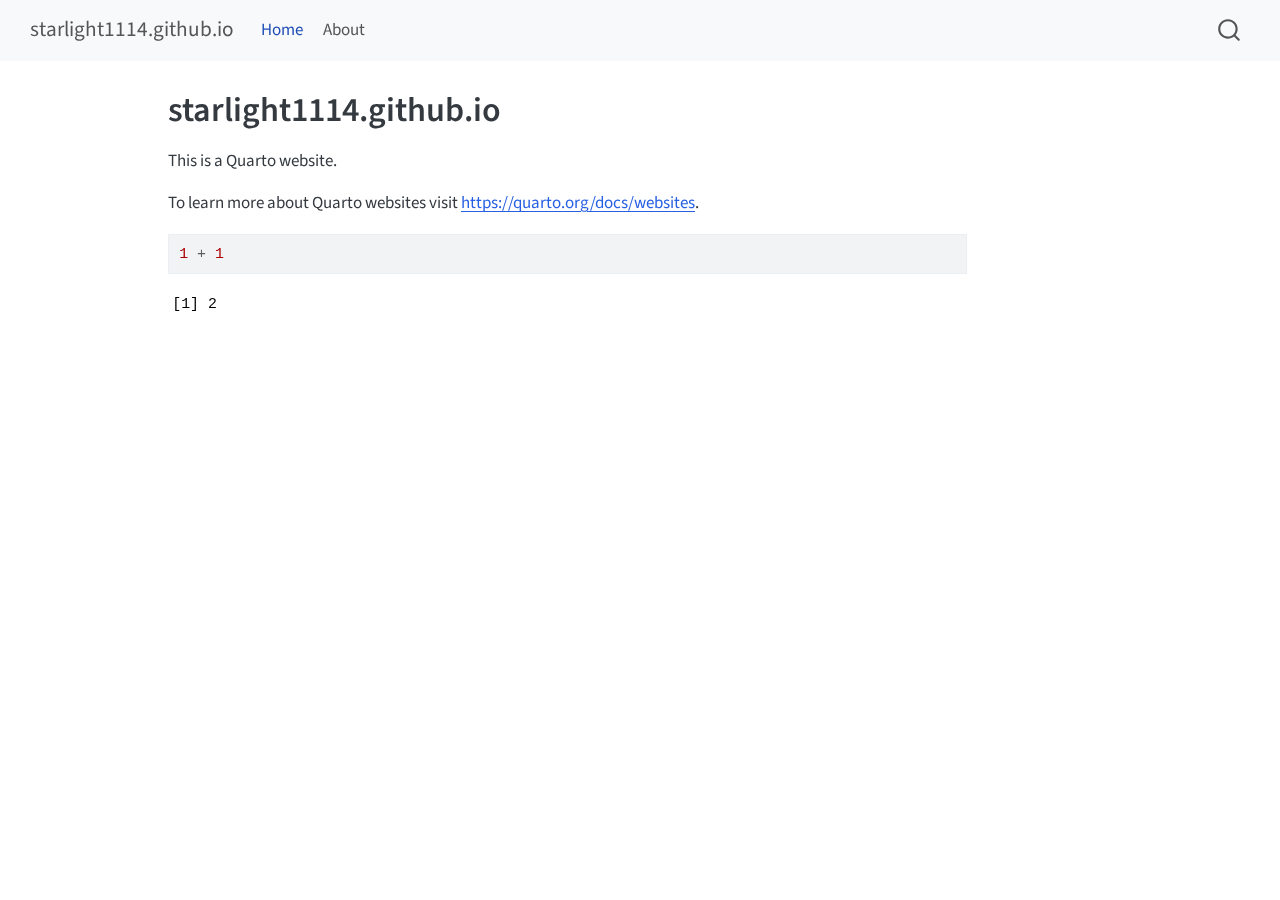
<file: docs/index.html>
<!DOCTYPE html>
<html xmlns="http://www.w3.org/1999/xhtml" lang="en" xml:lang="en"><head>

<meta charset="utf-8">
<meta name="generator" content="quarto-1.6.42">

<meta name="viewport" content="width=device-width, initial-scale=1.0, user-scalable=yes">


<title>starlight1114.github.io</title>
<style>
code{white-space: pre-wrap;}
span.smallcaps{font-variant: small-caps;}
div.columns{display: flex; gap: min(4vw, 1.5em);}
div.column{flex: auto; overflow-x: auto;}
div.hanging-indent{margin-left: 1.5em; text-indent: -1.5em;}
ul.task-list{list-style: none;}
ul.task-list li input[type="checkbox"] {
  width: 0.8em;
  margin: 0 0.8em 0.2em -1em; /* quarto-specific, see https://github.com/quarto-dev/quarto-cli/issues/4556 */ 
  vertical-align: middle;
}
/* CSS for syntax highlighting */
pre > code.sourceCode { white-space: pre; position: relative; }
pre > code.sourceCode > span { line-height: 1.25; }
pre > code.sourceCode > span:empty { height: 1.2em; }
.sourceCode { overflow: visible; }
code.sourceCode > span { color: inherit; text-decoration: inherit; }
div.sourceCode { margin: 1em 0; }
pre.sourceCode { margin: 0; }
@media screen {
div.sourceCode { overflow: auto; }
}
@media print {
pre > code.sourceCode { white-space: pre-wrap; }
pre > code.sourceCode > span { display: inline-block; text-indent: -5em; padding-left: 5em; }
}
pre.numberSource code
  { counter-reset: source-line 0; }
pre.numberSource code > span
  { position: relative; left: -4em; counter-increment: source-line; }
pre.numberSource code > span > a:first-child::before
  { content: counter(source-line);
    position: relative; left: -1em; text-align: right; vertical-align: baseline;
    border: none; display: inline-block;
    -webkit-touch-callout: none; -webkit-user-select: none;
    -khtml-user-select: none; -moz-user-select: none;
    -ms-user-select: none; user-select: none;
    padding: 0 4px; width: 4em;
  }
pre.numberSource { margin-left: 3em;  padding-left: 4px; }
div.sourceCode
  {   }
@media screen {
pre > code.sourceCode > span > a:first-child::before { text-decoration: underline; }
}
</style>


<script src="site_libs/quarto-nav/quarto-nav.js"></script>
<script src="site_libs/quarto-nav/headroom.min.js"></script>
<script src="site_libs/clipboard/clipboard.min.js"></script>
<script src="site_libs/quarto-search/autocomplete.umd.js"></script>
<script src="site_libs/quarto-search/fuse.min.js"></script>
<script src="site_libs/quarto-search/quarto-search.js"></script>
<meta name="quarto:offset" content="./">
<script src="site_libs/quarto-html/quarto.js"></script>
<script src="site_libs/quarto-html/popper.min.js"></script>
<script src="site_libs/quarto-html/tippy.umd.min.js"></script>
<script src="site_libs/quarto-html/anchor.min.js"></script>
<link href="site_libs/quarto-html/tippy.css" rel="stylesheet">
<link href="site_libs/quarto-html/quarto-syntax-highlighting-2f5df379a58b258e96c21c0638c20c03.css" rel="stylesheet" id="quarto-text-highlighting-styles">
<script src="site_libs/bootstrap/bootstrap.min.js"></script>
<link href="site_libs/bootstrap/bootstrap-icons.css" rel="stylesheet">
<link href="site_libs/bootstrap/bootstrap-6bd9cfa162949bde0a231f530c97869d.min.css" rel="stylesheet" append-hash="true" id="quarto-bootstrap" data-mode="light">
<script id="quarto-search-options" type="application/json">{
  "location": "navbar",
  "copy-button": false,
  "collapse-after": 3,
  "panel-placement": "end",
  "type": "overlay",
  "limit": 50,
  "keyboard-shortcut": [
    "f",
    "/",
    "s"
  ],
  "show-item-context": false,
  "language": {
    "search-no-results-text": "No results",
    "search-matching-documents-text": "matching documents",
    "search-copy-link-title": "Copy link to search",
    "search-hide-matches-text": "Hide additional matches",
    "search-more-match-text": "more match in this document",
    "search-more-matches-text": "more matches in this document",
    "search-clear-button-title": "Clear",
    "search-text-placeholder": "",
    "search-detached-cancel-button-title": "Cancel",
    "search-submit-button-title": "Submit",
    "search-label": "Search"
  }
}</script>


<link rel="stylesheet" href="styles.css">
</head>

<body class="nav-fixed">

<div id="quarto-search-results"></div>
  <header id="quarto-header" class="headroom fixed-top">
    <nav class="navbar navbar-expand-lg " data-bs-theme="dark">
      <div class="navbar-container container-fluid">
      <div class="navbar-brand-container mx-auto">
    <a class="navbar-brand" href="./index.html">
    <span class="navbar-title">starlight1114.github.io</span>
    </a>
  </div>
            <div id="quarto-search" class="" title="Search"></div>
          <button class="navbar-toggler" type="button" data-bs-toggle="collapse" data-bs-target="#navbarCollapse" aria-controls="navbarCollapse" role="menu" aria-expanded="false" aria-label="Toggle navigation" onclick="if (window.quartoToggleHeadroom) { window.quartoToggleHeadroom(); }">
  <span class="navbar-toggler-icon"></span>
</button>
          <div class="collapse navbar-collapse" id="navbarCollapse">
            <ul class="navbar-nav navbar-nav-scroll me-auto">
  <li class="nav-item">
    <a class="nav-link active" href="./index.html" aria-current="page"> 
<span class="menu-text">Home</span></a>
  </li>  
  <li class="nav-item">
    <a class="nav-link" href="./about.html"> 
<span class="menu-text">About</span></a>
  </li>  
</ul>
          </div> <!-- /navcollapse -->
            <div class="quarto-navbar-tools">
</div>
      </div> <!-- /container-fluid -->
    </nav>
</header>
<!-- content -->
<div id="quarto-content" class="quarto-container page-columns page-rows-contents page-layout-article page-navbar">
<!-- sidebar -->
<!-- margin-sidebar -->
    <div id="quarto-margin-sidebar" class="sidebar margin-sidebar zindex-bottom">
        
    </div>
<!-- main -->
<main class="content" id="quarto-document-content">

<header id="title-block-header" class="quarto-title-block default">
<div class="quarto-title">
<h1 class="title">starlight1114.github.io</h1>
</div>



<div class="quarto-title-meta">

    
  
    
  </div>
  


</header>


<p>This is a Quarto website.</p>
<p>To learn more about Quarto websites visit <a href="https://quarto.org/docs/websites" class="uri">https://quarto.org/docs/websites</a>.</p>
<div class="cell">
<div class="sourceCode cell-code" id="cb1"><pre class="sourceCode r code-with-copy"><code class="sourceCode r"><span id="cb1-1"><a href="#cb1-1" aria-hidden="true" tabindex="-1"></a><span class="dv">1</span> <span class="sc">+</span> <span class="dv">1</span></span></code><button title="Copy to Clipboard" class="code-copy-button"><i class="bi"></i></button></pre></div>
<div class="cell-output cell-output-stdout">
<pre><code>[1] 2</code></pre>
</div>
</div>



</main> <!-- /main -->
<script id="quarto-html-after-body" type="application/javascript">
window.document.addEventListener("DOMContentLoaded", function (event) {
  const toggleBodyColorMode = (bsSheetEl) => {
    const mode = bsSheetEl.getAttribute("data-mode");
    const bodyEl = window.document.querySelector("body");
    if (mode === "dark") {
      bodyEl.classList.add("quarto-dark");
      bodyEl.classList.remove("quarto-light");
    } else {
      bodyEl.classList.add("quarto-light");
      bodyEl.classList.remove("quarto-dark");
    }
  }
  const toggleBodyColorPrimary = () => {
    const bsSheetEl = window.document.querySelector("link#quarto-bootstrap");
    if (bsSheetEl) {
      toggleBodyColorMode(bsSheetEl);
    }
  }
  toggleBodyColorPrimary();  
  const icon = "";
  const anchorJS = new window.AnchorJS();
  anchorJS.options = {
    placement: 'right',
    icon: icon
  };
  anchorJS.add('.anchored');
  const isCodeAnnotation = (el) => {
    for (const clz of el.classList) {
      if (clz.startsWith('code-annotation-')) {                     
        return true;
      }
    }
    return false;
  }
  const onCopySuccess = function(e) {
    // button target
    const button = e.trigger;
    // don't keep focus
    button.blur();
    // flash "checked"
    button.classList.add('code-copy-button-checked');
    var currentTitle = button.getAttribute("title");
    button.setAttribute("title", "Copied!");
    let tooltip;
    if (window.bootstrap) {
      button.setAttribute("data-bs-toggle", "tooltip");
      button.setAttribute("data-bs-placement", "left");
      button.setAttribute("data-bs-title", "Copied!");
      tooltip = new bootstrap.Tooltip(button, 
        { trigger: "manual", 
          customClass: "code-copy-button-tooltip",
          offset: [0, -8]});
      tooltip.show();    
    }
    setTimeout(function() {
      if (tooltip) {
        tooltip.hide();
        button.removeAttribute("data-bs-title");
        button.removeAttribute("data-bs-toggle");
        button.removeAttribute("data-bs-placement");
      }
      button.setAttribute("title", currentTitle);
      button.classList.remove('code-copy-button-checked');
    }, 1000);
    // clear code selection
    e.clearSelection();
  }
  const getTextToCopy = function(trigger) {
      const codeEl = trigger.previousElementSibling.cloneNode(true);
      for (const childEl of codeEl.children) {
        if (isCodeAnnotation(childEl)) {
          childEl.remove();
        }
      }
      return codeEl.innerText;
  }
  const clipboard = new window.ClipboardJS('.code-copy-button:not([data-in-quarto-modal])', {
    text: getTextToCopy
  });
  clipboard.on('success', onCopySuccess);
  if (window.document.getElementById('quarto-embedded-source-code-modal')) {
    const clipboardModal = new window.ClipboardJS('.code-copy-button[data-in-quarto-modal]', {
      text: getTextToCopy,
      container: window.document.getElementById('quarto-embedded-source-code-modal')
    });
    clipboardModal.on('success', onCopySuccess);
  }
    var localhostRegex = new RegExp(/^(?:http|https):\/\/localhost\:?[0-9]*\//);
    var mailtoRegex = new RegExp(/^mailto:/);
      var filterRegex = new RegExp('/' + window.location.host + '/');
    var isInternal = (href) => {
        return filterRegex.test(href) || localhostRegex.test(href) || mailtoRegex.test(href);
    }
    // Inspect non-navigation links and adorn them if external
 	var links = window.document.querySelectorAll('a[href]:not(.nav-link):not(.navbar-brand):not(.toc-action):not(.sidebar-link):not(.sidebar-item-toggle):not(.pagination-link):not(.no-external):not([aria-hidden]):not(.dropdown-item):not(.quarto-navigation-tool):not(.about-link)');
    for (var i=0; i<links.length; i++) {
      const link = links[i];
      if (!isInternal(link.href)) {
        // undo the damage that might have been done by quarto-nav.js in the case of
        // links that we want to consider external
        if (link.dataset.originalHref !== undefined) {
          link.href = link.dataset.originalHref;
        }
      }
    }
  function tippyHover(el, contentFn, onTriggerFn, onUntriggerFn) {
    const config = {
      allowHTML: true,
      maxWidth: 500,
      delay: 100,
      arrow: false,
      appendTo: function(el) {
          return el.parentElement;
      },
      interactive: true,
      interactiveBorder: 10,
      theme: 'quarto',
      placement: 'bottom-start',
    };
    if (contentFn) {
      config.content = contentFn;
    }
    if (onTriggerFn) {
      config.onTrigger = onTriggerFn;
    }
    if (onUntriggerFn) {
      config.onUntrigger = onUntriggerFn;
    }
    window.tippy(el, config); 
  }
  const noterefs = window.document.querySelectorAll('a[role="doc-noteref"]');
  for (var i=0; i<noterefs.length; i++) {
    const ref = noterefs[i];
    tippyHover(ref, function() {
      // use id or data attribute instead here
      let href = ref.getAttribute('data-footnote-href') || ref.getAttribute('href');
      try { href = new URL(href).hash; } catch {}
      const id = href.replace(/^#\/?/, "");
      const note = window.document.getElementById(id);
      if (note) {
        return note.innerHTML;
      } else {
        return "";
      }
    });
  }
  const xrefs = window.document.querySelectorAll('a.quarto-xref');
  const processXRef = (id, note) => {
    // Strip column container classes
    const stripColumnClz = (el) => {
      el.classList.remove("page-full", "page-columns");
      if (el.children) {
        for (const child of el.children) {
          stripColumnClz(child);
        }
      }
    }
    stripColumnClz(note)
    if (id === null || id.startsWith('sec-')) {
      // Special case sections, only their first couple elements
      const container = document.createElement("div");
      if (note.children && note.children.length > 2) {
        container.appendChild(note.children[0].cloneNode(true));
        for (let i = 1; i < note.children.length; i++) {
          const child = note.children[i];
          if (child.tagName === "P" && child.innerText === "") {
            continue;
          } else {
            container.appendChild(child.cloneNode(true));
            break;
          }
        }
        if (window.Quarto?.typesetMath) {
          window.Quarto.typesetMath(container);
        }
        return container.innerHTML
      } else {
        if (window.Quarto?.typesetMath) {
          window.Quarto.typesetMath(note);
        }
        return note.innerHTML;
      }
    } else {
      // Remove any anchor links if they are present
      const anchorLink = note.querySelector('a.anchorjs-link');
      if (anchorLink) {
        anchorLink.remove();
      }
      if (window.Quarto?.typesetMath) {
        window.Quarto.typesetMath(note);
      }
      if (note.classList.contains("callout")) {
        return note.outerHTML;
      } else {
        return note.innerHTML;
      }
    }
  }
  for (var i=0; i<xrefs.length; i++) {
    const xref = xrefs[i];
    tippyHover(xref, undefined, function(instance) {
      instance.disable();
      let url = xref.getAttribute('href');
      let hash = undefined; 
      if (url.startsWith('#')) {
        hash = url;
      } else {
        try { hash = new URL(url).hash; } catch {}
      }
      if (hash) {
        const id = hash.replace(/^#\/?/, "");
        const note = window.document.getElementById(id);
        if (note !== null) {
          try {
            const html = processXRef(id, note.cloneNode(true));
            instance.setContent(html);
          } finally {
            instance.enable();
            instance.show();
          }
        } else {
          // See if we can fetch this
          fetch(url.split('#')[0])
          .then(res => res.text())
          .then(html => {
            const parser = new DOMParser();
            const htmlDoc = parser.parseFromString(html, "text/html");
            const note = htmlDoc.getElementById(id);
            if (note !== null) {
              const html = processXRef(id, note);
              instance.setContent(html);
            } 
          }).finally(() => {
            instance.enable();
            instance.show();
          });
        }
      } else {
        // See if we can fetch a full url (with no hash to target)
        // This is a special case and we should probably do some content thinning / targeting
        fetch(url)
        .then(res => res.text())
        .then(html => {
          const parser = new DOMParser();
          const htmlDoc = parser.parseFromString(html, "text/html");
          const note = htmlDoc.querySelector('main.content');
          if (note !== null) {
            // This should only happen for chapter cross references
            // (since there is no id in the URL)
            // remove the first header
            if (note.children.length > 0 && note.children[0].tagName === "HEADER") {
              note.children[0].remove();
            }
            const html = processXRef(null, note);
            instance.setContent(html);
          } 
        }).finally(() => {
          instance.enable();
          instance.show();
        });
      }
    }, function(instance) {
    });
  }
      let selectedAnnoteEl;
      const selectorForAnnotation = ( cell, annotation) => {
        let cellAttr = 'data-code-cell="' + cell + '"';
        let lineAttr = 'data-code-annotation="' +  annotation + '"';
        const selector = 'span[' + cellAttr + '][' + lineAttr + ']';
        return selector;
      }
      const selectCodeLines = (annoteEl) => {
        const doc = window.document;
        const targetCell = annoteEl.getAttribute("data-target-cell");
        const targetAnnotation = annoteEl.getAttribute("data-target-annotation");
        const annoteSpan = window.document.querySelector(selectorForAnnotation(targetCell, targetAnnotation));
        const lines = annoteSpan.getAttribute("data-code-lines").split(",");
        const lineIds = lines.map((line) => {
          return targetCell + "-" + line;
        })
        let top = null;
        let height = null;
        let parent = null;
        if (lineIds.length > 0) {
            //compute the position of the single el (top and bottom and make a div)
            const el = window.document.getElementById(lineIds[0]);
            top = el.offsetTop;
            height = el.offsetHeight;
            parent = el.parentElement.parentElement;
          if (lineIds.length > 1) {
            const lastEl = window.document.getElementById(lineIds[lineIds.length - 1]);
            const bottom = lastEl.offsetTop + lastEl.offsetHeight;
            height = bottom - top;
          }
          if (top !== null && height !== null && parent !== null) {
            // cook up a div (if necessary) and position it 
            let div = window.document.getElementById("code-annotation-line-highlight");
            if (div === null) {
              div = window.document.createElement("div");
              div.setAttribute("id", "code-annotation-line-highlight");
              div.style.position = 'absolute';
              parent.appendChild(div);
            }
            div.style.top = top - 2 + "px";
            div.style.height = height + 4 + "px";
            div.style.left = 0;
            let gutterDiv = window.document.getElementById("code-annotation-line-highlight-gutter");
            if (gutterDiv === null) {
              gutterDiv = window.document.createElement("div");
              gutterDiv.setAttribute("id", "code-annotation-line-highlight-gutter");
              gutterDiv.style.position = 'absolute';
              const codeCell = window.document.getElementById(targetCell);
              const gutter = codeCell.querySelector('.code-annotation-gutter');
              gutter.appendChild(gutterDiv);
            }
            gutterDiv.style.top = top - 2 + "px";
            gutterDiv.style.height = height + 4 + "px";
          }
          selectedAnnoteEl = annoteEl;
        }
      };
      const unselectCodeLines = () => {
        const elementsIds = ["code-annotation-line-highlight", "code-annotation-line-highlight-gutter"];
        elementsIds.forEach((elId) => {
          const div = window.document.getElementById(elId);
          if (div) {
            div.remove();
          }
        });
        selectedAnnoteEl = undefined;
      };
        // Handle positioning of the toggle
    window.addEventListener(
      "resize",
      throttle(() => {
        elRect = undefined;
        if (selectedAnnoteEl) {
          selectCodeLines(selectedAnnoteEl);
        }
      }, 10)
    );
    function throttle(fn, ms) {
    let throttle = false;
    let timer;
      return (...args) => {
        if(!throttle) { // first call gets through
            fn.apply(this, args);
            throttle = true;
        } else { // all the others get throttled
            if(timer) clearTimeout(timer); // cancel #2
            timer = setTimeout(() => {
              fn.apply(this, args);
              timer = throttle = false;
            }, ms);
        }
      };
    }
      // Attach click handler to the DT
      const annoteDls = window.document.querySelectorAll('dt[data-target-cell]');
      for (const annoteDlNode of annoteDls) {
        annoteDlNode.addEventListener('click', (event) => {
          const clickedEl = event.target;
          if (clickedEl !== selectedAnnoteEl) {
            unselectCodeLines();
            const activeEl = window.document.querySelector('dt[data-target-cell].code-annotation-active');
            if (activeEl) {
              activeEl.classList.remove('code-annotation-active');
            }
            selectCodeLines(clickedEl);
            clickedEl.classList.add('code-annotation-active');
          } else {
            // Unselect the line
            unselectCodeLines();
            clickedEl.classList.remove('code-annotation-active');
          }
        });
      }
  const findCites = (el) => {
    const parentEl = el.parentElement;
    if (parentEl) {
      const cites = parentEl.dataset.cites;
      if (cites) {
        return {
          el,
          cites: cites.split(' ')
        };
      } else {
        return findCites(el.parentElement)
      }
    } else {
      return undefined;
    }
  };
  var bibliorefs = window.document.querySelectorAll('a[role="doc-biblioref"]');
  for (var i=0; i<bibliorefs.length; i++) {
    const ref = bibliorefs[i];
    const citeInfo = findCites(ref);
    if (citeInfo) {
      tippyHover(citeInfo.el, function() {
        var popup = window.document.createElement('div');
        citeInfo.cites.forEach(function(cite) {
          var citeDiv = window.document.createElement('div');
          citeDiv.classList.add('hanging-indent');
          citeDiv.classList.add('csl-entry');
          var biblioDiv = window.document.getElementById('ref-' + cite);
          if (biblioDiv) {
            citeDiv.innerHTML = biblioDiv.innerHTML;
          }
          popup.appendChild(citeDiv);
        });
        return popup.innerHTML;
      });
    }
  }
});
</script>
</div> <!-- /content -->




</body></html>
</file>
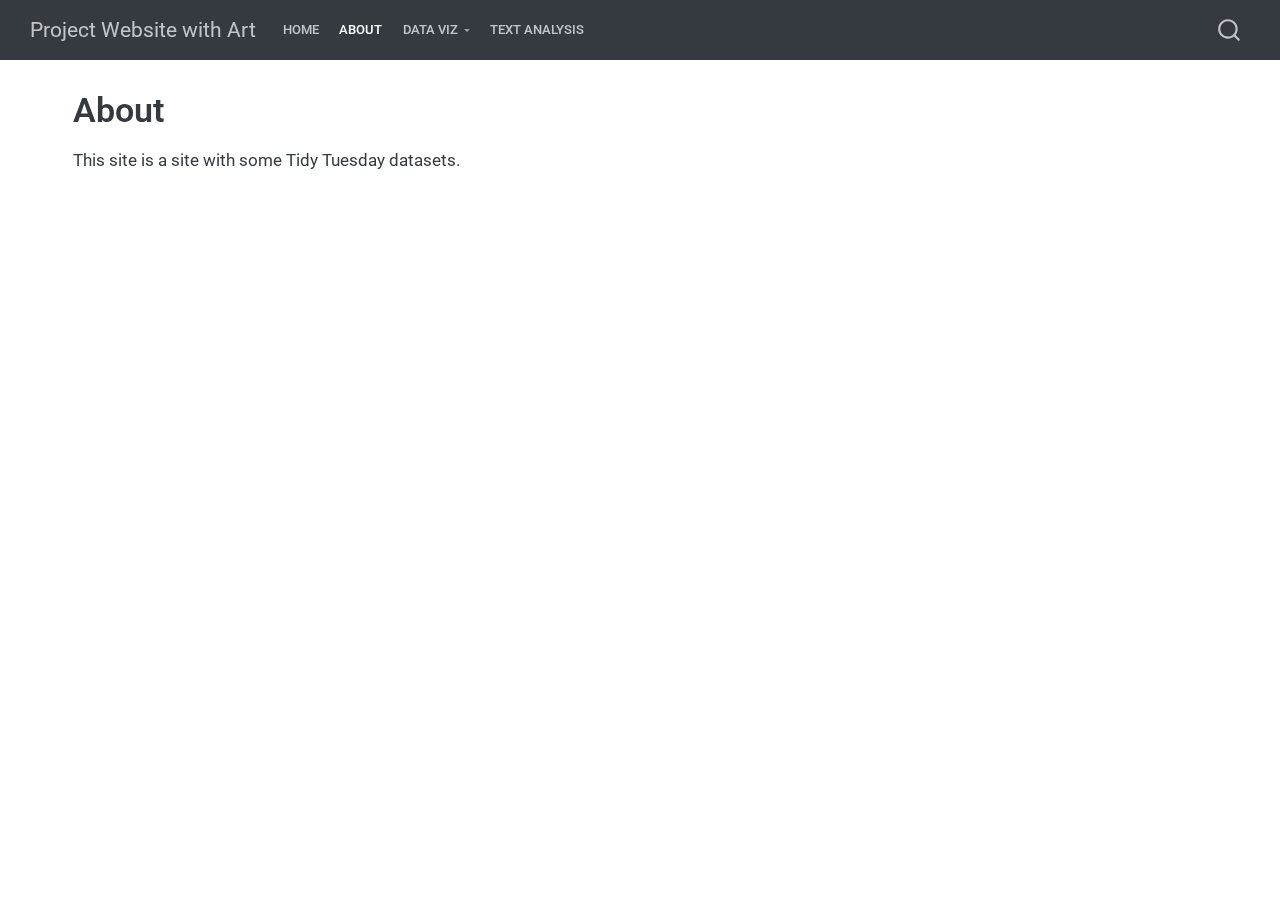
<file: docs/about.html>
<!DOCTYPE html>
<html xmlns="http://www.w3.org/1999/xhtml" lang="en" xml:lang="en"><head>

<meta charset="utf-8">
<meta name="generator" content="quarto-1.6.42">

<meta name="viewport" content="width=device-width, initial-scale=1.0, user-scalable=yes">


<title>About – Project Website with Art</title>
<style>
code{white-space: pre-wrap;}
span.smallcaps{font-variant: small-caps;}
div.columns{display: flex; gap: min(4vw, 1.5em);}
div.column{flex: auto; overflow-x: auto;}
div.hanging-indent{margin-left: 1.5em; text-indent: -1.5em;}
ul.task-list{list-style: none;}
ul.task-list li input[type="checkbox"] {
  width: 0.8em;
  margin: 0 0.8em 0.2em -1em; /* quarto-specific, see https://github.com/quarto-dev/quarto-cli/issues/4556 */ 
  vertical-align: middle;
}
</style>


<script src="site_libs/quarto-nav/quarto-nav.js"></script>
<script src="site_libs/quarto-nav/headroom.min.js"></script>
<script src="site_libs/clipboard/clipboard.min.js"></script>
<script src="site_libs/quarto-search/autocomplete.umd.js"></script>
<script src="site_libs/quarto-search/fuse.min.js"></script>
<script src="site_libs/quarto-search/quarto-search.js"></script>
<meta name="quarto:offset" content="./">
<script src="site_libs/quarto-html/quarto.js"></script>
<script src="site_libs/quarto-html/popper.min.js"></script>
<script src="site_libs/quarto-html/tippy.umd.min.js"></script>
<script src="site_libs/quarto-html/anchor.min.js"></script>
<link href="site_libs/quarto-html/tippy.css" rel="stylesheet">
<link href="site_libs/quarto-html/quarto-syntax-highlighting-2f5df379a58b258e96c21c0638c20c03.css" rel="stylesheet" id="quarto-text-highlighting-styles">
<script src="site_libs/bootstrap/bootstrap.min.js"></script>
<link href="site_libs/bootstrap/bootstrap-icons.css" rel="stylesheet">
<link href="site_libs/bootstrap/bootstrap-7ad6542725e80d1433b1f8ee26c2a1fc.min.css" rel="stylesheet" append-hash="true" id="quarto-bootstrap" data-mode="light">
<script id="quarto-search-options" type="application/json">{
  "location": "navbar",
  "copy-button": false,
  "collapse-after": 3,
  "panel-placement": "end",
  "type": "overlay",
  "limit": 50,
  "keyboard-shortcut": [
    "f",
    "/",
    "s"
  ],
  "show-item-context": false,
  "language": {
    "search-no-results-text": "No results",
    "search-matching-documents-text": "matching documents",
    "search-copy-link-title": "Copy link to search",
    "search-hide-matches-text": "Hide additional matches",
    "search-more-match-text": "more match in this document",
    "search-more-matches-text": "more matches in this document",
    "search-clear-button-title": "Clear",
    "search-text-placeholder": "",
    "search-detached-cancel-button-title": "Cancel",
    "search-submit-button-title": "Submit",
    "search-label": "Search"
  }
}</script>


<link rel="stylesheet" href="styles.css">
</head>

<body class="nav-fixed">

<div id="quarto-search-results"></div>
  <header id="quarto-header" class="headroom fixed-top">
    <nav class="navbar navbar-expand-lg " data-bs-theme="dark">
      <div class="navbar-container container-fluid">
      <div class="navbar-brand-container mx-auto">
    <a class="navbar-brand" href="./index.html">
    <span class="navbar-title">Project Website with Art</span>
    </a>
  </div>
            <div id="quarto-search" class="" title="Search"></div>
          <button class="navbar-toggler" type="button" data-bs-toggle="collapse" data-bs-target="#navbarCollapse" aria-controls="navbarCollapse" role="menu" aria-expanded="false" aria-label="Toggle navigation" onclick="if (window.quartoToggleHeadroom) { window.quartoToggleHeadroom(); }">
  <span class="navbar-toggler-icon"></span>
</button>
          <div class="collapse navbar-collapse" id="navbarCollapse">
            <ul class="navbar-nav navbar-nav-scroll me-auto">
  <li class="nav-item">
    <a class="nav-link" href="./index.html"> 
<span class="menu-text">Home</span></a>
  </li>  
  <li class="nav-item">
    <a class="nav-link active" href="./about.html" aria-current="page"> 
<span class="menu-text">About</span></a>
  </li>  
  <li class="nav-item dropdown ">
    <a class="nav-link dropdown-toggle" href="#" id="nav-menu-data-viz" role="link" data-bs-toggle="dropdown" aria-expanded="false">
 <span class="menu-text">Data Viz</span>
    </a>
    <ul class="dropdown-menu" aria-labelledby="nav-menu-data-viz">    
        <li>
    <a class="dropdown-item" href="./CDC_Data.html">
 <span class="dropdown-text">CDC Data</span></a>
  </li>  
        <li>
    <a class="dropdown-item" href="./Water_Insecurity.html">
 <span class="dropdown-text">Water Insecurity</span></a>
  </li>  
    </ul>
  </li>
  <li class="nav-item">
    <a class="nav-link" href="./Text_analysis.html"> 
<span class="menu-text">Text Analysis</span></a>
  </li>  
</ul>
          </div> <!-- /navcollapse -->
            <div class="quarto-navbar-tools">
</div>
      </div> <!-- /container-fluid -->
    </nav>
</header>
<!-- content -->
<div id="quarto-content" class="quarto-container page-columns page-rows-contents page-layout-full page-navbar">
<!-- sidebar -->
<!-- margin-sidebar -->
    <div id="quarto-margin-sidebar" class="sidebar margin-sidebar zindex-bottom">
        
    </div>
<!-- main -->
<main class="content column-page" id="quarto-document-content">

<header id="title-block-header" class="quarto-title-block default">
<div class="quarto-title">
<h1 class="title">About</h1>
</div>



<div class="quarto-title-meta column-page">

    
  
    
  </div>
  


</header>


<p>This site is a site with some Tidy Tuesday datasets.</p>



</main> <!-- /main -->
<script id="quarto-html-after-body" type="application/javascript">
window.document.addEventListener("DOMContentLoaded", function (event) {
  const toggleBodyColorMode = (bsSheetEl) => {
    const mode = bsSheetEl.getAttribute("data-mode");
    const bodyEl = window.document.querySelector("body");
    if (mode === "dark") {
      bodyEl.classList.add("quarto-dark");
      bodyEl.classList.remove("quarto-light");
    } else {
      bodyEl.classList.add("quarto-light");
      bodyEl.classList.remove("quarto-dark");
    }
  }
  const toggleBodyColorPrimary = () => {
    const bsSheetEl = window.document.querySelector("link#quarto-bootstrap");
    if (bsSheetEl) {
      toggleBodyColorMode(bsSheetEl);
    }
  }
  toggleBodyColorPrimary();  
  const icon = "";
  const anchorJS = new window.AnchorJS();
  anchorJS.options = {
    placement: 'right',
    icon: icon
  };
  anchorJS.add('.anchored');
  const isCodeAnnotation = (el) => {
    for (const clz of el.classList) {
      if (clz.startsWith('code-annotation-')) {                     
        return true;
      }
    }
    return false;
  }
  const onCopySuccess = function(e) {
    // button target
    const button = e.trigger;
    // don't keep focus
    button.blur();
    // flash "checked"
    button.classList.add('code-copy-button-checked');
    var currentTitle = button.getAttribute("title");
    button.setAttribute("title", "Copied!");
    let tooltip;
    if (window.bootstrap) {
      button.setAttribute("data-bs-toggle", "tooltip");
      button.setAttribute("data-bs-placement", "left");
      button.setAttribute("data-bs-title", "Copied!");
      tooltip = new bootstrap.Tooltip(button, 
        { trigger: "manual", 
          customClass: "code-copy-button-tooltip",
          offset: [0, -8]});
      tooltip.show();    
    }
    setTimeout(function() {
      if (tooltip) {
        tooltip.hide();
        button.removeAttribute("data-bs-title");
        button.removeAttribute("data-bs-toggle");
        button.removeAttribute("data-bs-placement");
      }
      button.setAttribute("title", currentTitle);
      button.classList.remove('code-copy-button-checked');
    }, 1000);
    // clear code selection
    e.clearSelection();
  }
  const getTextToCopy = function(trigger) {
      const codeEl = trigger.previousElementSibling.cloneNode(true);
      for (const childEl of codeEl.children) {
        if (isCodeAnnotation(childEl)) {
          childEl.remove();
        }
      }
      return codeEl.innerText;
  }
  const clipboard = new window.ClipboardJS('.code-copy-button:not([data-in-quarto-modal])', {
    text: getTextToCopy
  });
  clipboard.on('success', onCopySuccess);
  if (window.document.getElementById('quarto-embedded-source-code-modal')) {
    const clipboardModal = new window.ClipboardJS('.code-copy-button[data-in-quarto-modal]', {
      text: getTextToCopy,
      container: window.document.getElementById('quarto-embedded-source-code-modal')
    });
    clipboardModal.on('success', onCopySuccess);
  }
    var localhostRegex = new RegExp(/^(?:http|https):\/\/localhost\:?[0-9]*\//);
    var mailtoRegex = new RegExp(/^mailto:/);
      var filterRegex = new RegExp('/' + window.location.host + '/');
    var isInternal = (href) => {
        return filterRegex.test(href) || localhostRegex.test(href) || mailtoRegex.test(href);
    }
    // Inspect non-navigation links and adorn them if external
 	var links = window.document.querySelectorAll('a[href]:not(.nav-link):not(.navbar-brand):not(.toc-action):not(.sidebar-link):not(.sidebar-item-toggle):not(.pagination-link):not(.no-external):not([aria-hidden]):not(.dropdown-item):not(.quarto-navigation-tool):not(.about-link)');
    for (var i=0; i<links.length; i++) {
      const link = links[i];
      if (!isInternal(link.href)) {
        // undo the damage that might have been done by quarto-nav.js in the case of
        // links that we want to consider external
        if (link.dataset.originalHref !== undefined) {
          link.href = link.dataset.originalHref;
        }
      }
    }
  function tippyHover(el, contentFn, onTriggerFn, onUntriggerFn) {
    const config = {
      allowHTML: true,
      maxWidth: 500,
      delay: 100,
      arrow: false,
      appendTo: function(el) {
          return el.parentElement;
      },
      interactive: true,
      interactiveBorder: 10,
      theme: 'quarto',
      placement: 'bottom-start',
    };
    if (contentFn) {
      config.content = contentFn;
    }
    if (onTriggerFn) {
      config.onTrigger = onTriggerFn;
    }
    if (onUntriggerFn) {
      config.onUntrigger = onUntriggerFn;
    }
    window.tippy(el, config); 
  }
  const noterefs = window.document.querySelectorAll('a[role="doc-noteref"]');
  for (var i=0; i<noterefs.length; i++) {
    const ref = noterefs[i];
    tippyHover(ref, function() {
      // use id or data attribute instead here
      let href = ref.getAttribute('data-footnote-href') || ref.getAttribute('href');
      try { href = new URL(href).hash; } catch {}
      const id = href.replace(/^#\/?/, "");
      const note = window.document.getElementById(id);
      if (note) {
        return note.innerHTML;
      } else {
        return "";
      }
    });
  }
  const xrefs = window.document.querySelectorAll('a.quarto-xref');
  const processXRef = (id, note) => {
    // Strip column container classes
    const stripColumnClz = (el) => {
      el.classList.remove("page-full", "page-columns");
      if (el.children) {
        for (const child of el.children) {
          stripColumnClz(child);
        }
      }
    }
    stripColumnClz(note)
    if (id === null || id.startsWith('sec-')) {
      // Special case sections, only their first couple elements
      const container = document.createElement("div");
      if (note.children && note.children.length > 2) {
        container.appendChild(note.children[0].cloneNode(true));
        for (let i = 1; i < note.children.length; i++) {
          const child = note.children[i];
          if (child.tagName === "P" && child.innerText === "") {
            continue;
          } else {
            container.appendChild(child.cloneNode(true));
            break;
          }
        }
        if (window.Quarto?.typesetMath) {
          window.Quarto.typesetMath(container);
        }
        return container.innerHTML
      } else {
        if (window.Quarto?.typesetMath) {
          window.Quarto.typesetMath(note);
        }
        return note.innerHTML;
      }
    } else {
      // Remove any anchor links if they are present
      const anchorLink = note.querySelector('a.anchorjs-link');
      if (anchorLink) {
        anchorLink.remove();
      }
      if (window.Quarto?.typesetMath) {
        window.Quarto.typesetMath(note);
      }
      if (note.classList.contains("callout")) {
        return note.outerHTML;
      } else {
        return note.innerHTML;
      }
    }
  }
  for (var i=0; i<xrefs.length; i++) {
    const xref = xrefs[i];
    tippyHover(xref, undefined, function(instance) {
      instance.disable();
      let url = xref.getAttribute('href');
      let hash = undefined; 
      if (url.startsWith('#')) {
        hash = url;
      } else {
        try { hash = new URL(url).hash; } catch {}
      }
      if (hash) {
        const id = hash.replace(/^#\/?/, "");
        const note = window.document.getElementById(id);
        if (note !== null) {
          try {
            const html = processXRef(id, note.cloneNode(true));
            instance.setContent(html);
          } finally {
            instance.enable();
            instance.show();
          }
        } else {
          // See if we can fetch this
          fetch(url.split('#')[0])
          .then(res => res.text())
          .then(html => {
            const parser = new DOMParser();
            const htmlDoc = parser.parseFromString(html, "text/html");
            const note = htmlDoc.getElementById(id);
            if (note !== null) {
              const html = processXRef(id, note);
              instance.setContent(html);
            } 
          }).finally(() => {
            instance.enable();
            instance.show();
          });
        }
      } else {
        // See if we can fetch a full url (with no hash to target)
        // This is a special case and we should probably do some content thinning / targeting
        fetch(url)
        .then(res => res.text())
        .then(html => {
          const parser = new DOMParser();
          const htmlDoc = parser.parseFromString(html, "text/html");
          const note = htmlDoc.querySelector('main.content');
          if (note !== null) {
            // This should only happen for chapter cross references
            // (since there is no id in the URL)
            // remove the first header
            if (note.children.length > 0 && note.children[0].tagName === "HEADER") {
              note.children[0].remove();
            }
            const html = processXRef(null, note);
            instance.setContent(html);
          } 
        }).finally(() => {
          instance.enable();
          instance.show();
        });
      }
    }, function(instance) {
    });
  }
      let selectedAnnoteEl;
      const selectorForAnnotation = ( cell, annotation) => {
        let cellAttr = 'data-code-cell="' + cell + '"';
        let lineAttr = 'data-code-annotation="' +  annotation + '"';
        const selector = 'span[' + cellAttr + '][' + lineAttr + ']';
        return selector;
      }
      const selectCodeLines = (annoteEl) => {
        const doc = window.document;
        const targetCell = annoteEl.getAttribute("data-target-cell");
        const targetAnnotation = annoteEl.getAttribute("data-target-annotation");
        const annoteSpan = window.document.querySelector(selectorForAnnotation(targetCell, targetAnnotation));
        const lines = annoteSpan.getAttribute("data-code-lines").split(",");
        const lineIds = lines.map((line) => {
          return targetCell + "-" + line;
        })
        let top = null;
        let height = null;
        let parent = null;
        if (lineIds.length > 0) {
            //compute the position of the single el (top and bottom and make a div)
            const el = window.document.getElementById(lineIds[0]);
            top = el.offsetTop;
            height = el.offsetHeight;
            parent = el.parentElement.parentElement;
          if (lineIds.length > 1) {
            const lastEl = window.document.getElementById(lineIds[lineIds.length - 1]);
            const bottom = lastEl.offsetTop + lastEl.offsetHeight;
            height = bottom - top;
          }
          if (top !== null && height !== null && parent !== null) {
            // cook up a div (if necessary) and position it 
            let div = window.document.getElementById("code-annotation-line-highlight");
            if (div === null) {
              div = window.document.createElement("div");
              div.setAttribute("id", "code-annotation-line-highlight");
              div.style.position = 'absolute';
              parent.appendChild(div);
            }
            div.style.top = top - 2 + "px";
            div.style.height = height + 4 + "px";
            div.style.left = 0;
            let gutterDiv = window.document.getElementById("code-annotation-line-highlight-gutter");
            if (gutterDiv === null) {
              gutterDiv = window.document.createElement("div");
              gutterDiv.setAttribute("id", "code-annotation-line-highlight-gutter");
              gutterDiv.style.position = 'absolute';
              const codeCell = window.document.getElementById(targetCell);
              const gutter = codeCell.querySelector('.code-annotation-gutter');
              gutter.appendChild(gutterDiv);
            }
            gutterDiv.style.top = top - 2 + "px";
            gutterDiv.style.height = height + 4 + "px";
          }
          selectedAnnoteEl = annoteEl;
        }
      };
      const unselectCodeLines = () => {
        const elementsIds = ["code-annotation-line-highlight", "code-annotation-line-highlight-gutter"];
        elementsIds.forEach((elId) => {
          const div = window.document.getElementById(elId);
          if (div) {
            div.remove();
          }
        });
        selectedAnnoteEl = undefined;
      };
        // Handle positioning of the toggle
    window.addEventListener(
      "resize",
      throttle(() => {
        elRect = undefined;
        if (selectedAnnoteEl) {
          selectCodeLines(selectedAnnoteEl);
        }
      }, 10)
    );
    function throttle(fn, ms) {
    let throttle = false;
    let timer;
      return (...args) => {
        if(!throttle) { // first call gets through
            fn.apply(this, args);
            throttle = true;
        } else { // all the others get throttled
            if(timer) clearTimeout(timer); // cancel #2
            timer = setTimeout(() => {
              fn.apply(this, args);
              timer = throttle = false;
            }, ms);
        }
      };
    }
      // Attach click handler to the DT
      const annoteDls = window.document.querySelectorAll('dt[data-target-cell]');
      for (const annoteDlNode of annoteDls) {
        annoteDlNode.addEventListener('click', (event) => {
          const clickedEl = event.target;
          if (clickedEl !== selectedAnnoteEl) {
            unselectCodeLines();
            const activeEl = window.document.querySelector('dt[data-target-cell].code-annotation-active');
            if (activeEl) {
              activeEl.classList.remove('code-annotation-active');
            }
            selectCodeLines(clickedEl);
            clickedEl.classList.add('code-annotation-active');
          } else {
            // Unselect the line
            unselectCodeLines();
            clickedEl.classList.remove('code-annotation-active');
          }
        });
      }
  const findCites = (el) => {
    const parentEl = el.parentElement;
    if (parentEl) {
      const cites = parentEl.dataset.cites;
      if (cites) {
        return {
          el,
          cites: cites.split(' ')
        };
      } else {
        return findCites(el.parentElement)
      }
    } else {
      return undefined;
    }
  };
  var bibliorefs = window.document.querySelectorAll('a[role="doc-biblioref"]');
  for (var i=0; i<bibliorefs.length; i++) {
    const ref = bibliorefs[i];
    const citeInfo = findCites(ref);
    if (citeInfo) {
      tippyHover(citeInfo.el, function() {
        var popup = window.document.createElement('div');
        citeInfo.cites.forEach(function(cite) {
          var citeDiv = window.document.createElement('div');
          citeDiv.classList.add('hanging-indent');
          citeDiv.classList.add('csl-entry');
          var biblioDiv = window.document.getElementById('ref-' + cite);
          if (biblioDiv) {
            citeDiv.innerHTML = biblioDiv.innerHTML;
          }
          popup.appendChild(citeDiv);
        });
        return popup.innerHTML;
      });
    }
  }
});
</script>
</div> <!-- /content -->




</body></html>
</file>
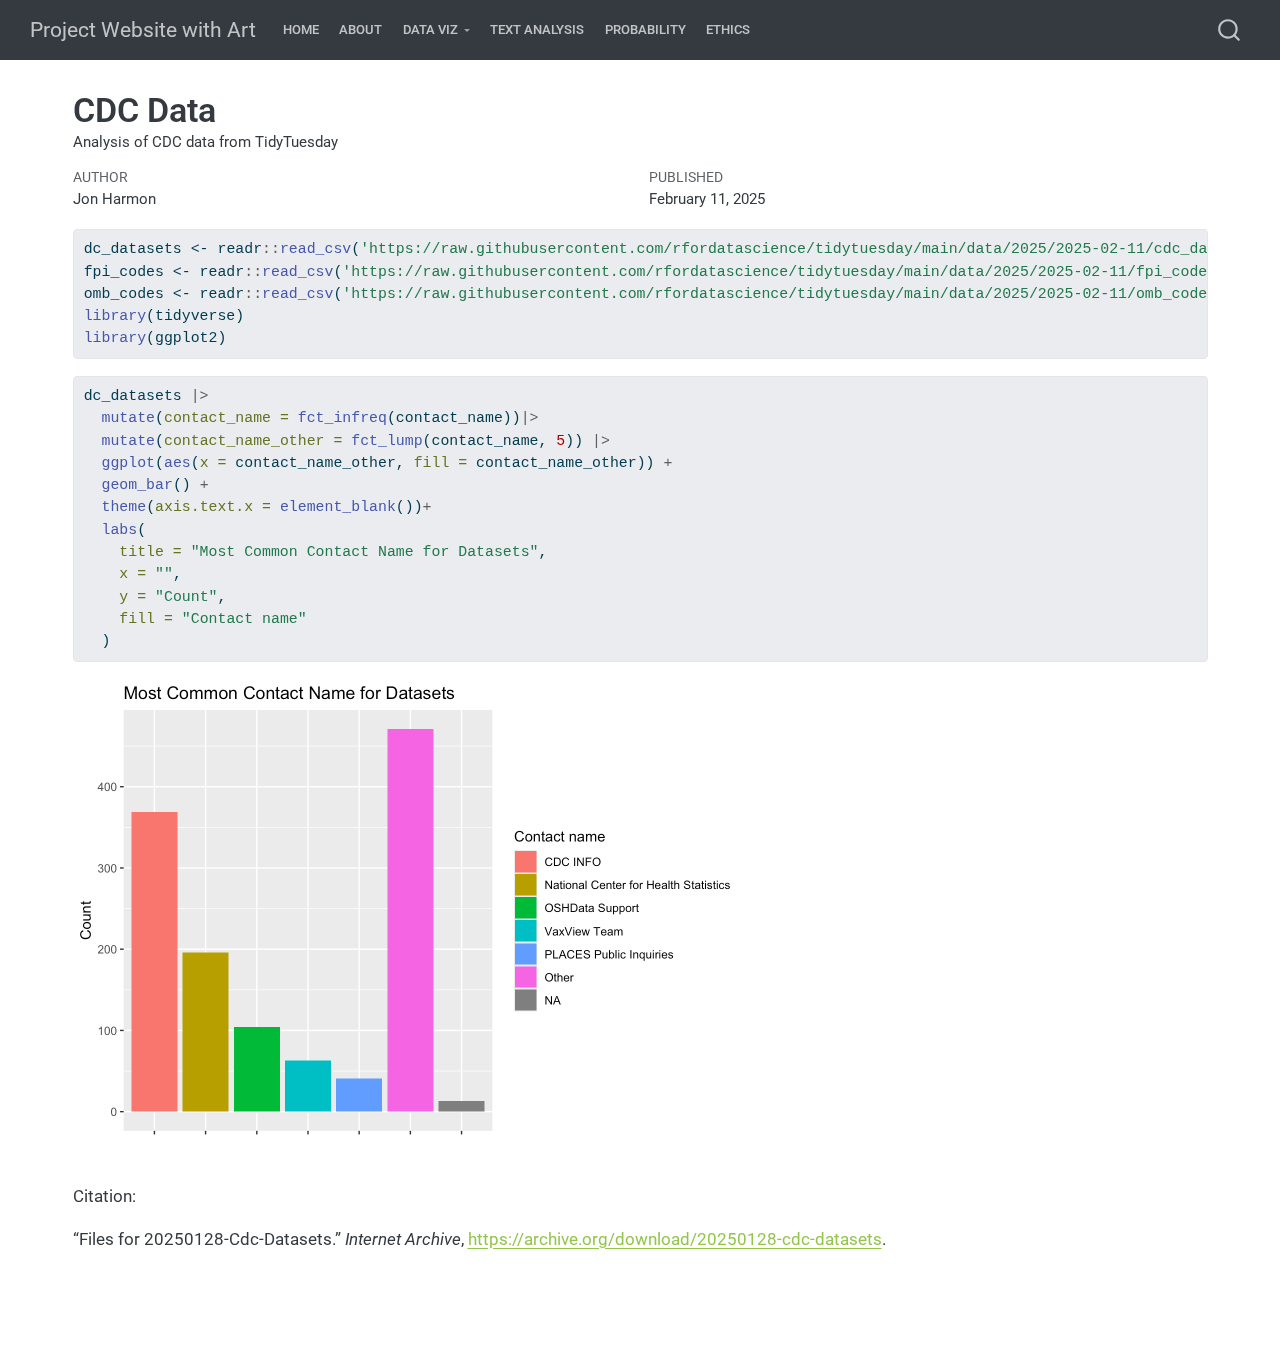
<file: docs/CDC_Data.html>
<!DOCTYPE html>
<html xmlns="http://www.w3.org/1999/xhtml" lang="en" xml:lang="en"><head>

<meta charset="utf-8">
<meta name="generator" content="quarto-1.7.32">

<meta name="viewport" content="width=device-width, initial-scale=1.0, user-scalable=yes">

<meta name="author" content="Jon Harmon">
<meta name="dcterms.date" content="2025-02-11">
<meta name="description" content="Analysis of CDC data from TidyTuesday">

<title>CDC Data – Project Website with Art</title>
<style>
code{white-space: pre-wrap;}
span.smallcaps{font-variant: small-caps;}
div.columns{display: flex; gap: min(4vw, 1.5em);}
div.column{flex: auto; overflow-x: auto;}
div.hanging-indent{margin-left: 1.5em; text-indent: -1.5em;}
ul.task-list{list-style: none;}
ul.task-list li input[type="checkbox"] {
  width: 0.8em;
  margin: 0 0.8em 0.2em -1em; /* quarto-specific, see https://github.com/quarto-dev/quarto-cli/issues/4556 */ 
  vertical-align: middle;
}
/* CSS for syntax highlighting */
html { -webkit-text-size-adjust: 100%; }
pre > code.sourceCode { white-space: pre; position: relative; }
pre > code.sourceCode > span { display: inline-block; line-height: 1.25; }
pre > code.sourceCode > span:empty { height: 1.2em; }
.sourceCode { overflow: visible; }
code.sourceCode > span { color: inherit; text-decoration: inherit; }
div.sourceCode { margin: 1em 0; }
pre.sourceCode { margin: 0; }
@media screen {
div.sourceCode { overflow: auto; }
}
@media print {
pre > code.sourceCode { white-space: pre-wrap; }
pre > code.sourceCode > span { text-indent: -5em; padding-left: 5em; }
}
pre.numberSource code
  { counter-reset: source-line 0; }
pre.numberSource code > span
  { position: relative; left: -4em; counter-increment: source-line; }
pre.numberSource code > span > a:first-child::before
  { content: counter(source-line);
    position: relative; left: -1em; text-align: right; vertical-align: baseline;
    border: none; display: inline-block;
    -webkit-touch-callout: none; -webkit-user-select: none;
    -khtml-user-select: none; -moz-user-select: none;
    -ms-user-select: none; user-select: none;
    padding: 0 4px; width: 4em;
  }
pre.numberSource { margin-left: 3em;  padding-left: 4px; }
div.sourceCode
  {   }
@media screen {
pre > code.sourceCode > span > a:first-child::before { text-decoration: underline; }
}
</style>


<script src="site_libs/quarto-nav/quarto-nav.js"></script>
<script src="site_libs/quarto-nav/headroom.min.js"></script>
<script src="site_libs/clipboard/clipboard.min.js"></script>
<script src="site_libs/quarto-search/autocomplete.umd.js"></script>
<script src="site_libs/quarto-search/fuse.min.js"></script>
<script src="site_libs/quarto-search/quarto-search.js"></script>
<meta name="quarto:offset" content="./">
<script src="site_libs/quarto-html/quarto.js" type="module"></script>
<script src="site_libs/quarto-html/tabsets/tabsets.js" type="module"></script>
<script src="site_libs/quarto-html/popper.min.js"></script>
<script src="site_libs/quarto-html/tippy.umd.min.js"></script>
<script src="site_libs/quarto-html/anchor.min.js"></script>
<link href="site_libs/quarto-html/tippy.css" rel="stylesheet">
<link href="site_libs/quarto-html/quarto-syntax-highlighting-37eea08aefeeee20ff55810ff984fec1.css" rel="stylesheet" id="quarto-text-highlighting-styles">
<script src="site_libs/bootstrap/bootstrap.min.js"></script>
<link href="site_libs/bootstrap/bootstrap-icons.css" rel="stylesheet">
<link href="site_libs/bootstrap/bootstrap-5bf7ca59d8cc7f7a8155307016a58e21.min.css" rel="stylesheet" append-hash="true" id="quarto-bootstrap" data-mode="light">
<script id="quarto-search-options" type="application/json">{
  "location": "navbar",
  "copy-button": false,
  "collapse-after": 3,
  "panel-placement": "end",
  "type": "overlay",
  "limit": 50,
  "keyboard-shortcut": [
    "f",
    "/",
    "s"
  ],
  "show-item-context": false,
  "language": {
    "search-no-results-text": "No results",
    "search-matching-documents-text": "matching documents",
    "search-copy-link-title": "Copy link to search",
    "search-hide-matches-text": "Hide additional matches",
    "search-more-match-text": "more match in this document",
    "search-more-matches-text": "more matches in this document",
    "search-clear-button-title": "Clear",
    "search-text-placeholder": "",
    "search-detached-cancel-button-title": "Cancel",
    "search-submit-button-title": "Submit",
    "search-label": "Search"
  }
}</script>


<link rel="stylesheet" href="styles.css">
</head>

<body class="nav-fixed quarto-light">

<div id="quarto-search-results"></div>
  <header id="quarto-header" class="headroom fixed-top">
    <nav class="navbar navbar-expand-lg " data-bs-theme="dark">
      <div class="navbar-container container-fluid">
      <div class="navbar-brand-container mx-auto">
    <a class="navbar-brand" href="./index.html">
    <span class="navbar-title">Project Website with Art</span>
    </a>
  </div>
            <div id="quarto-search" class="" title="Search"></div>
          <button class="navbar-toggler" type="button" data-bs-toggle="collapse" data-bs-target="#navbarCollapse" aria-controls="navbarCollapse" role="menu" aria-expanded="false" aria-label="Toggle navigation" onclick="if (window.quartoToggleHeadroom) { window.quartoToggleHeadroom(); }">
  <span class="navbar-toggler-icon"></span>
</button>
          <div class="collapse navbar-collapse" id="navbarCollapse">
            <ul class="navbar-nav navbar-nav-scroll me-auto">
  <li class="nav-item">
    <a class="nav-link" href="./index.html"> 
<span class="menu-text">Home</span></a>
  </li>  
  <li class="nav-item">
    <a class="nav-link" href="./about.html"> 
<span class="menu-text">About</span></a>
  </li>  
  <li class="nav-item dropdown ">
    <a class="nav-link dropdown-toggle" href="#" id="nav-menu-data-viz" role="link" data-bs-toggle="dropdown" aria-expanded="false">
 <span class="menu-text">Data Viz</span>
    </a>
    <ul class="dropdown-menu" aria-labelledby="nav-menu-data-viz">    
        <li>
    <a class="dropdown-item" href="./CDC_Data.html">
 <span class="dropdown-text">CDC Data</span></a>
  </li>  
        <li>
    <a class="dropdown-item" href="./Water_Insecurity.html">
 <span class="dropdown-text">Water Insecurity</span></a>
  </li>  
    </ul>
  </li>
  <li class="nav-item">
    <a class="nav-link" href="./Text_analysis.html"> 
<span class="menu-text">Text Analysis</span></a>
  </li>  
  <li class="nav-item">
    <a class="nav-link" href="./Probability.html"> 
<span class="menu-text">Probability</span></a>
  </li>  
  <li class="nav-item">
    <a class="nav-link" href="./Ethics.html"> 
<span class="menu-text">Ethics</span></a>
  </li>  
</ul>
          </div> <!-- /navcollapse -->
            <div class="quarto-navbar-tools">
</div>
      </div> <!-- /container-fluid -->
    </nav>
</header>
<!-- content -->
<div id="quarto-content" class="quarto-container page-columns page-rows-contents page-layout-full page-navbar">
<!-- sidebar -->
<!-- margin-sidebar -->
    <div id="quarto-margin-sidebar" class="sidebar margin-sidebar zindex-bottom">
        
    </div>
<!-- main -->
<main class="content column-page" id="quarto-document-content">

<header id="title-block-header" class="quarto-title-block default">
<div class="quarto-title">
<h1 class="title">CDC Data</h1>
</div>

<div>
  <div class="description">
    <p>Analysis of CDC data from TidyTuesday</p>
  </div>
</div>


<div class="quarto-title-meta column-page">

    <div>
    <div class="quarto-title-meta-heading">Author</div>
    <div class="quarto-title-meta-contents">
             <p>Jon Harmon </p>
          </div>
  </div>
    
    <div>
    <div class="quarto-title-meta-heading">Published</div>
    <div class="quarto-title-meta-contents">
      <p class="date">February 11, 2025</p>
    </div>
  </div>
  
    
  </div>
  


</header>


<div class="cell">
<div class="sourceCode cell-code" id="cb1"><pre class="sourceCode r code-with-copy"><code class="sourceCode r"><span id="cb1-1"><a href="#cb1-1" aria-hidden="true" tabindex="-1"></a>dc_datasets <span class="ot">&lt;-</span> readr<span class="sc">::</span><span class="fu">read_csv</span>(<span class="st">'https://raw.githubusercontent.com/rfordatascience/tidytuesday/main/data/2025/2025-02-11/cdc_datasets.csv'</span>)</span>
<span id="cb1-2"><a href="#cb1-2" aria-hidden="true" tabindex="-1"></a>fpi_codes <span class="ot">&lt;-</span> readr<span class="sc">::</span><span class="fu">read_csv</span>(<span class="st">'https://raw.githubusercontent.com/rfordatascience/tidytuesday/main/data/2025/2025-02-11/fpi_codes.csv'</span>)</span>
<span id="cb1-3"><a href="#cb1-3" aria-hidden="true" tabindex="-1"></a>omb_codes <span class="ot">&lt;-</span> readr<span class="sc">::</span><span class="fu">read_csv</span>(<span class="st">'https://raw.githubusercontent.com/rfordatascience/tidytuesday/main/data/2025/2025-02-11/omb_codes.csv'</span>)</span>
<span id="cb1-4"><a href="#cb1-4" aria-hidden="true" tabindex="-1"></a><span class="fu">library</span>(tidyverse)</span>
<span id="cb1-5"><a href="#cb1-5" aria-hidden="true" tabindex="-1"></a><span class="fu">library</span>(ggplot2)</span></code><button title="Copy to Clipboard" class="code-copy-button"><i class="bi"></i></button></pre></div>
</div>
<div class="cell">
<div class="sourceCode cell-code" id="cb2"><pre class="sourceCode r code-with-copy"><code class="sourceCode r"><span id="cb2-1"><a href="#cb2-1" aria-hidden="true" tabindex="-1"></a>dc_datasets <span class="sc">|&gt;</span></span>
<span id="cb2-2"><a href="#cb2-2" aria-hidden="true" tabindex="-1"></a>  <span class="fu">mutate</span>(<span class="at">contact_name =</span> <span class="fu">fct_infreq</span>(contact_name))<span class="sc">|&gt;</span></span>
<span id="cb2-3"><a href="#cb2-3" aria-hidden="true" tabindex="-1"></a>  <span class="fu">mutate</span>(<span class="at">contact_name_other =</span> <span class="fu">fct_lump</span>(contact_name, <span class="dv">5</span>)) <span class="sc">|&gt;</span></span>
<span id="cb2-4"><a href="#cb2-4" aria-hidden="true" tabindex="-1"></a>  <span class="fu">ggplot</span>(<span class="fu">aes</span>(<span class="at">x =</span> contact_name_other, <span class="at">fill =</span> contact_name_other)) <span class="sc">+</span></span>
<span id="cb2-5"><a href="#cb2-5" aria-hidden="true" tabindex="-1"></a>  <span class="fu">geom_bar</span>() <span class="sc">+</span></span>
<span id="cb2-6"><a href="#cb2-6" aria-hidden="true" tabindex="-1"></a>  <span class="fu">theme</span>(<span class="at">axis.text.x =</span> <span class="fu">element_blank</span>())<span class="sc">+</span></span>
<span id="cb2-7"><a href="#cb2-7" aria-hidden="true" tabindex="-1"></a>  <span class="fu">labs</span>(</span>
<span id="cb2-8"><a href="#cb2-8" aria-hidden="true" tabindex="-1"></a>    <span class="at">title =</span> <span class="st">"Most Common Contact Name for Datasets"</span>,</span>
<span id="cb2-9"><a href="#cb2-9" aria-hidden="true" tabindex="-1"></a>    <span class="at">x =</span> <span class="st">""</span>,</span>
<span id="cb2-10"><a href="#cb2-10" aria-hidden="true" tabindex="-1"></a>    <span class="at">y =</span> <span class="st">"Count"</span>,</span>
<span id="cb2-11"><a href="#cb2-11" aria-hidden="true" tabindex="-1"></a>    <span class="at">fill =</span> <span class="st">"Contact name"</span></span>
<span id="cb2-12"><a href="#cb2-12" aria-hidden="true" tabindex="-1"></a>  )</span></code><button title="Copy to Clipboard" class="code-copy-button"><i class="bi"></i></button></pre></div>
<div class="cell-output-display">
<div>
<figure class="figure">
<p><img src="CDC_Data_files/figure-html/unnamed-chunk-2-1.png" class="img-fluid figure-img" width="672"></p>
</figure>
</div>
</div>
</div>
<p>Citation:</p>
<p>“Files for 20250128-Cdc-Datasets.” <em>Internet Archive</em>, <a href="https://archive.org/download/20250128-cdc-datasets" class="uri">https://archive.org/download/20250128-cdc-datasets</a>.</p>



</main> <!-- /main -->
<script id="quarto-html-after-body" type="application/javascript">
  window.document.addEventListener("DOMContentLoaded", function (event) {
    const icon = "";
    const anchorJS = new window.AnchorJS();
    anchorJS.options = {
      placement: 'right',
      icon: icon
    };
    anchorJS.add('.anchored');
    const isCodeAnnotation = (el) => {
      for (const clz of el.classList) {
        if (clz.startsWith('code-annotation-')) {                     
          return true;
        }
      }
      return false;
    }
    const onCopySuccess = function(e) {
      // button target
      const button = e.trigger;
      // don't keep focus
      button.blur();
      // flash "checked"
      button.classList.add('code-copy-button-checked');
      var currentTitle = button.getAttribute("title");
      button.setAttribute("title", "Copied!");
      let tooltip;
      if (window.bootstrap) {
        button.setAttribute("data-bs-toggle", "tooltip");
        button.setAttribute("data-bs-placement", "left");
        button.setAttribute("data-bs-title", "Copied!");
        tooltip = new bootstrap.Tooltip(button, 
          { trigger: "manual", 
            customClass: "code-copy-button-tooltip",
            offset: [0, -8]});
        tooltip.show();    
      }
      setTimeout(function() {
        if (tooltip) {
          tooltip.hide();
          button.removeAttribute("data-bs-title");
          button.removeAttribute("data-bs-toggle");
          button.removeAttribute("data-bs-placement");
        }
        button.setAttribute("title", currentTitle);
        button.classList.remove('code-copy-button-checked');
      }, 1000);
      // clear code selection
      e.clearSelection();
    }
    const getTextToCopy = function(trigger) {
        const codeEl = trigger.previousElementSibling.cloneNode(true);
        for (const childEl of codeEl.children) {
          if (isCodeAnnotation(childEl)) {
            childEl.remove();
          }
        }
        return codeEl.innerText;
    }
    const clipboard = new window.ClipboardJS('.code-copy-button:not([data-in-quarto-modal])', {
      text: getTextToCopy
    });
    clipboard.on('success', onCopySuccess);
    if (window.document.getElementById('quarto-embedded-source-code-modal')) {
      const clipboardModal = new window.ClipboardJS('.code-copy-button[data-in-quarto-modal]', {
        text: getTextToCopy,
        container: window.document.getElementById('quarto-embedded-source-code-modal')
      });
      clipboardModal.on('success', onCopySuccess);
    }
      var localhostRegex = new RegExp(/^(?:http|https):\/\/localhost\:?[0-9]*\//);
      var mailtoRegex = new RegExp(/^mailto:/);
        var filterRegex = new RegExp('/' + window.location.host + '/');
      var isInternal = (href) => {
          return filterRegex.test(href) || localhostRegex.test(href) || mailtoRegex.test(href);
      }
      // Inspect non-navigation links and adorn them if external
     var links = window.document.querySelectorAll('a[href]:not(.nav-link):not(.navbar-brand):not(.toc-action):not(.sidebar-link):not(.sidebar-item-toggle):not(.pagination-link):not(.no-external):not([aria-hidden]):not(.dropdown-item):not(.quarto-navigation-tool):not(.about-link)');
      for (var i=0; i<links.length; i++) {
        const link = links[i];
        if (!isInternal(link.href)) {
          // undo the damage that might have been done by quarto-nav.js in the case of
          // links that we want to consider external
          if (link.dataset.originalHref !== undefined) {
            link.href = link.dataset.originalHref;
          }
        }
      }
    function tippyHover(el, contentFn, onTriggerFn, onUntriggerFn) {
      const config = {
        allowHTML: true,
        maxWidth: 500,
        delay: 100,
        arrow: false,
        appendTo: function(el) {
            return el.parentElement;
        },
        interactive: true,
        interactiveBorder: 10,
        theme: 'quarto',
        placement: 'bottom-start',
      };
      if (contentFn) {
        config.content = contentFn;
      }
      if (onTriggerFn) {
        config.onTrigger = onTriggerFn;
      }
      if (onUntriggerFn) {
        config.onUntrigger = onUntriggerFn;
      }
      window.tippy(el, config); 
    }
    const noterefs = window.document.querySelectorAll('a[role="doc-noteref"]');
    for (var i=0; i<noterefs.length; i++) {
      const ref = noterefs[i];
      tippyHover(ref, function() {
        // use id or data attribute instead here
        let href = ref.getAttribute('data-footnote-href') || ref.getAttribute('href');
        try { href = new URL(href).hash; } catch {}
        const id = href.replace(/^#\/?/, "");
        const note = window.document.getElementById(id);
        if (note) {
          return note.innerHTML;
        } else {
          return "";
        }
      });
    }
    const xrefs = window.document.querySelectorAll('a.quarto-xref');
    const processXRef = (id, note) => {
      // Strip column container classes
      const stripColumnClz = (el) => {
        el.classList.remove("page-full", "page-columns");
        if (el.children) {
          for (const child of el.children) {
            stripColumnClz(child);
          }
        }
      }
      stripColumnClz(note)
      if (id === null || id.startsWith('sec-')) {
        // Special case sections, only their first couple elements
        const container = document.createElement("div");
        if (note.children && note.children.length > 2) {
          container.appendChild(note.children[0].cloneNode(true));
          for (let i = 1; i < note.children.length; i++) {
            const child = note.children[i];
            if (child.tagName === "P" && child.innerText === "") {
              continue;
            } else {
              container.appendChild(child.cloneNode(true));
              break;
            }
          }
          if (window.Quarto?.typesetMath) {
            window.Quarto.typesetMath(container);
          }
          return container.innerHTML
        } else {
          if (window.Quarto?.typesetMath) {
            window.Quarto.typesetMath(note);
          }
          return note.innerHTML;
        }
      } else {
        // Remove any anchor links if they are present
        const anchorLink = note.querySelector('a.anchorjs-link');
        if (anchorLink) {
          anchorLink.remove();
        }
        if (window.Quarto?.typesetMath) {
          window.Quarto.typesetMath(note);
        }
        if (note.classList.contains("callout")) {
          return note.outerHTML;
        } else {
          return note.innerHTML;
        }
      }
    }
    for (var i=0; i<xrefs.length; i++) {
      const xref = xrefs[i];
      tippyHover(xref, undefined, function(instance) {
        instance.disable();
        let url = xref.getAttribute('href');
        let hash = undefined; 
        if (url.startsWith('#')) {
          hash = url;
        } else {
          try { hash = new URL(url).hash; } catch {}
        }
        if (hash) {
          const id = hash.replace(/^#\/?/, "");
          const note = window.document.getElementById(id);
          if (note !== null) {
            try {
              const html = processXRef(id, note.cloneNode(true));
              instance.setContent(html);
            } finally {
              instance.enable();
              instance.show();
            }
          } else {
            // See if we can fetch this
            fetch(url.split('#')[0])
            .then(res => res.text())
            .then(html => {
              const parser = new DOMParser();
              const htmlDoc = parser.parseFromString(html, "text/html");
              const note = htmlDoc.getElementById(id);
              if (note !== null) {
                const html = processXRef(id, note);
                instance.setContent(html);
              } 
            }).finally(() => {
              instance.enable();
              instance.show();
            });
          }
        } else {
          // See if we can fetch a full url (with no hash to target)
          // This is a special case and we should probably do some content thinning / targeting
          fetch(url)
          .then(res => res.text())
          .then(html => {
            const parser = new DOMParser();
            const htmlDoc = parser.parseFromString(html, "text/html");
            const note = htmlDoc.querySelector('main.content');
            if (note !== null) {
              // This should only happen for chapter cross references
              // (since there is no id in the URL)
              // remove the first header
              if (note.children.length > 0 && note.children[0].tagName === "HEADER") {
                note.children[0].remove();
              }
              const html = processXRef(null, note);
              instance.setContent(html);
            } 
          }).finally(() => {
            instance.enable();
            instance.show();
          });
        }
      }, function(instance) {
      });
    }
        let selectedAnnoteEl;
        const selectorForAnnotation = ( cell, annotation) => {
          let cellAttr = 'data-code-cell="' + cell + '"';
          let lineAttr = 'data-code-annotation="' +  annotation + '"';
          const selector = 'span[' + cellAttr + '][' + lineAttr + ']';
          return selector;
        }
        const selectCodeLines = (annoteEl) => {
          const doc = window.document;
          const targetCell = annoteEl.getAttribute("data-target-cell");
          const targetAnnotation = annoteEl.getAttribute("data-target-annotation");
          const annoteSpan = window.document.querySelector(selectorForAnnotation(targetCell, targetAnnotation));
          const lines = annoteSpan.getAttribute("data-code-lines").split(",");
          const lineIds = lines.map((line) => {
            return targetCell + "-" + line;
          })
          let top = null;
          let height = null;
          let parent = null;
          if (lineIds.length > 0) {
              //compute the position of the single el (top and bottom and make a div)
              const el = window.document.getElementById(lineIds[0]);
              top = el.offsetTop;
              height = el.offsetHeight;
              parent = el.parentElement.parentElement;
            if (lineIds.length > 1) {
              const lastEl = window.document.getElementById(lineIds[lineIds.length - 1]);
              const bottom = lastEl.offsetTop + lastEl.offsetHeight;
              height = bottom - top;
            }
            if (top !== null && height !== null && parent !== null) {
              // cook up a div (if necessary) and position it 
              let div = window.document.getElementById("code-annotation-line-highlight");
              if (div === null) {
                div = window.document.createElement("div");
                div.setAttribute("id", "code-annotation-line-highlight");
                div.style.position = 'absolute';
                parent.appendChild(div);
              }
              div.style.top = top - 2 + "px";
              div.style.height = height + 4 + "px";
              div.style.left = 0;
              let gutterDiv = window.document.getElementById("code-annotation-line-highlight-gutter");
              if (gutterDiv === null) {
                gutterDiv = window.document.createElement("div");
                gutterDiv.setAttribute("id", "code-annotation-line-highlight-gutter");
                gutterDiv.style.position = 'absolute';
                const codeCell = window.document.getElementById(targetCell);
                const gutter = codeCell.querySelector('.code-annotation-gutter');
                gutter.appendChild(gutterDiv);
              }
              gutterDiv.style.top = top - 2 + "px";
              gutterDiv.style.height = height + 4 + "px";
            }
            selectedAnnoteEl = annoteEl;
          }
        };
        const unselectCodeLines = () => {
          const elementsIds = ["code-annotation-line-highlight", "code-annotation-line-highlight-gutter"];
          elementsIds.forEach((elId) => {
            const div = window.document.getElementById(elId);
            if (div) {
              div.remove();
            }
          });
          selectedAnnoteEl = undefined;
        };
          // Handle positioning of the toggle
      window.addEventListener(
        "resize",
        throttle(() => {
          elRect = undefined;
          if (selectedAnnoteEl) {
            selectCodeLines(selectedAnnoteEl);
          }
        }, 10)
      );
      function throttle(fn, ms) {
      let throttle = false;
      let timer;
        return (...args) => {
          if(!throttle) { // first call gets through
              fn.apply(this, args);
              throttle = true;
          } else { // all the others get throttled
              if(timer) clearTimeout(timer); // cancel #2
              timer = setTimeout(() => {
                fn.apply(this, args);
                timer = throttle = false;
              }, ms);
          }
        };
      }
        // Attach click handler to the DT
        const annoteDls = window.document.querySelectorAll('dt[data-target-cell]');
        for (const annoteDlNode of annoteDls) {
          annoteDlNode.addEventListener('click', (event) => {
            const clickedEl = event.target;
            if (clickedEl !== selectedAnnoteEl) {
              unselectCodeLines();
              const activeEl = window.document.querySelector('dt[data-target-cell].code-annotation-active');
              if (activeEl) {
                activeEl.classList.remove('code-annotation-active');
              }
              selectCodeLines(clickedEl);
              clickedEl.classList.add('code-annotation-active');
            } else {
              // Unselect the line
              unselectCodeLines();
              clickedEl.classList.remove('code-annotation-active');
            }
          });
        }
    const findCites = (el) => {
      const parentEl = el.parentElement;
      if (parentEl) {
        const cites = parentEl.dataset.cites;
        if (cites) {
          return {
            el,
            cites: cites.split(' ')
          };
        } else {
          return findCites(el.parentElement)
        }
      } else {
        return undefined;
      }
    };
    var bibliorefs = window.document.querySelectorAll('a[role="doc-biblioref"]');
    for (var i=0; i<bibliorefs.length; i++) {
      const ref = bibliorefs[i];
      const citeInfo = findCites(ref);
      if (citeInfo) {
        tippyHover(citeInfo.el, function() {
          var popup = window.document.createElement('div');
          citeInfo.cites.forEach(function(cite) {
            var citeDiv = window.document.createElement('div');
            citeDiv.classList.add('hanging-indent');
            citeDiv.classList.add('csl-entry');
            var biblioDiv = window.document.getElementById('ref-' + cite);
            if (biblioDiv) {
              citeDiv.innerHTML = biblioDiv.innerHTML;
            }
            popup.appendChild(citeDiv);
          });
          return popup.innerHTML;
        });
      }
    }
  });
  </script>
</div> <!-- /content -->




</body></html>
</file>
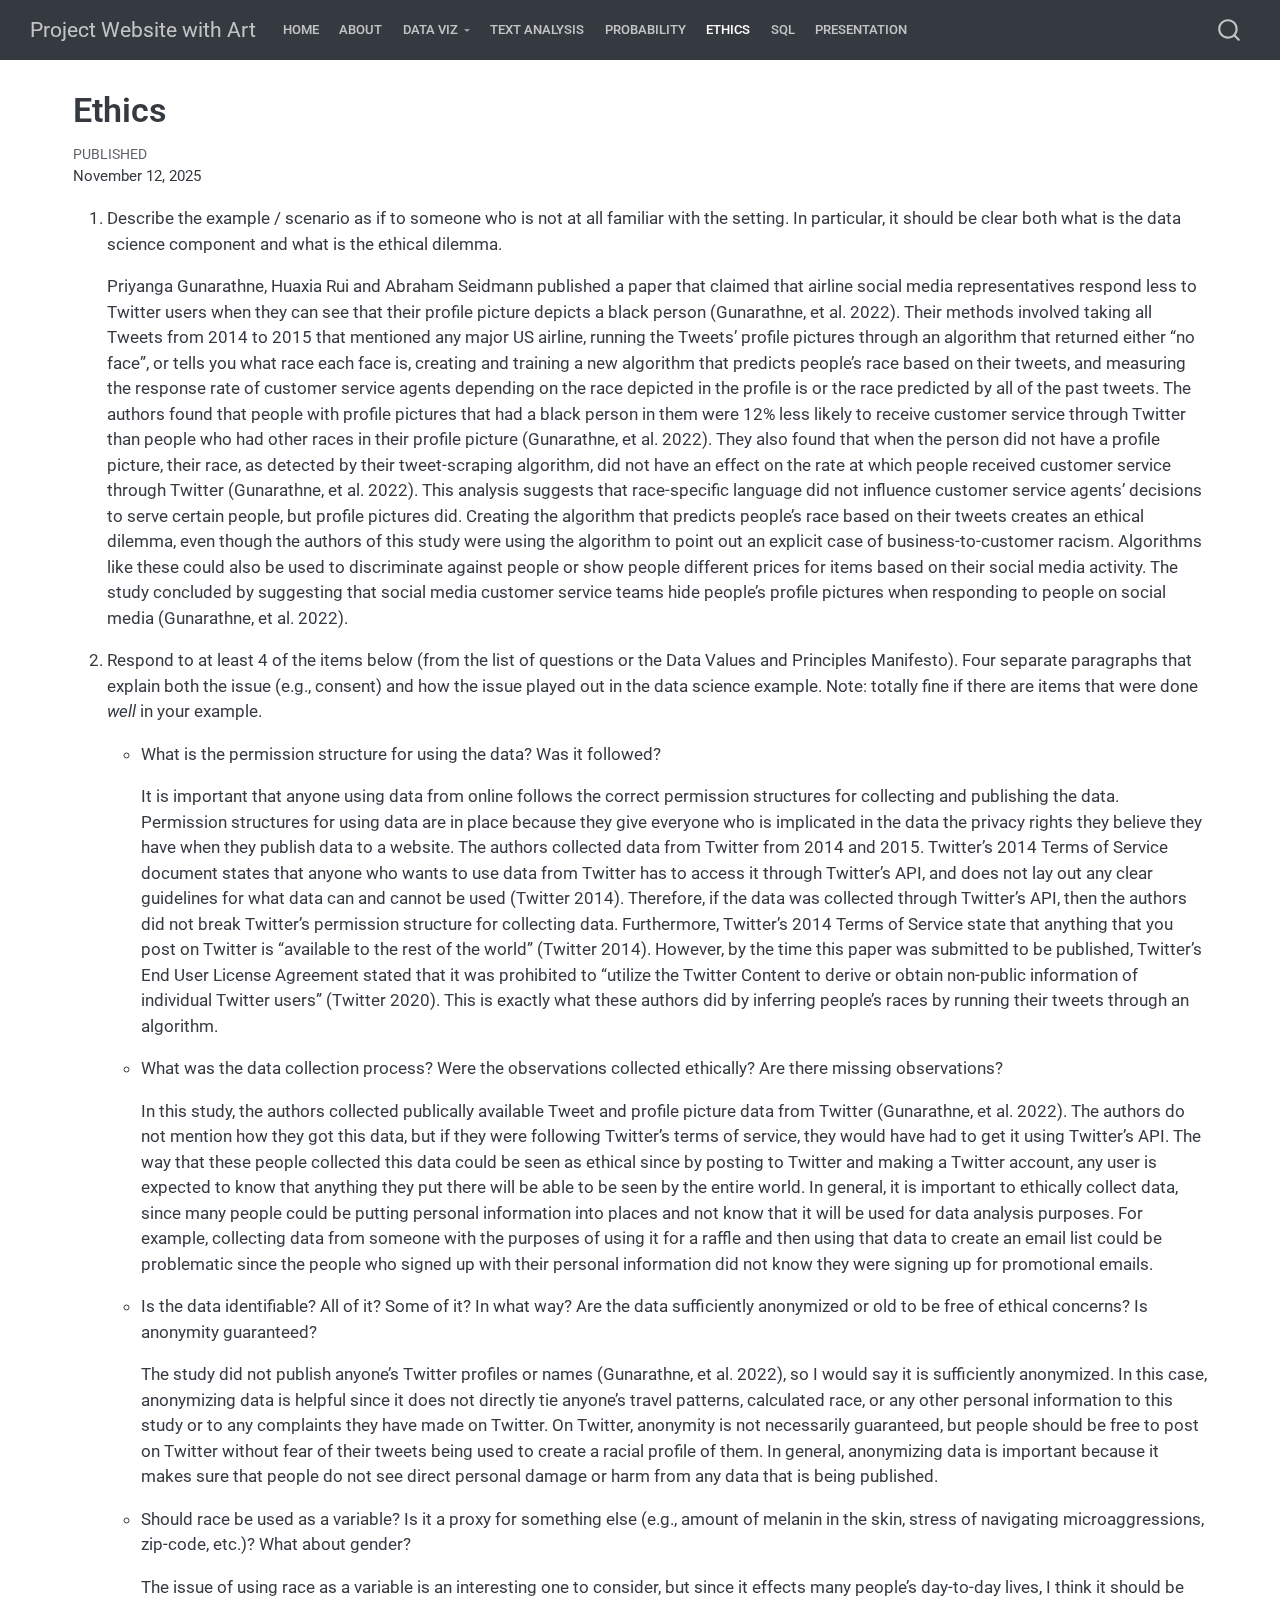
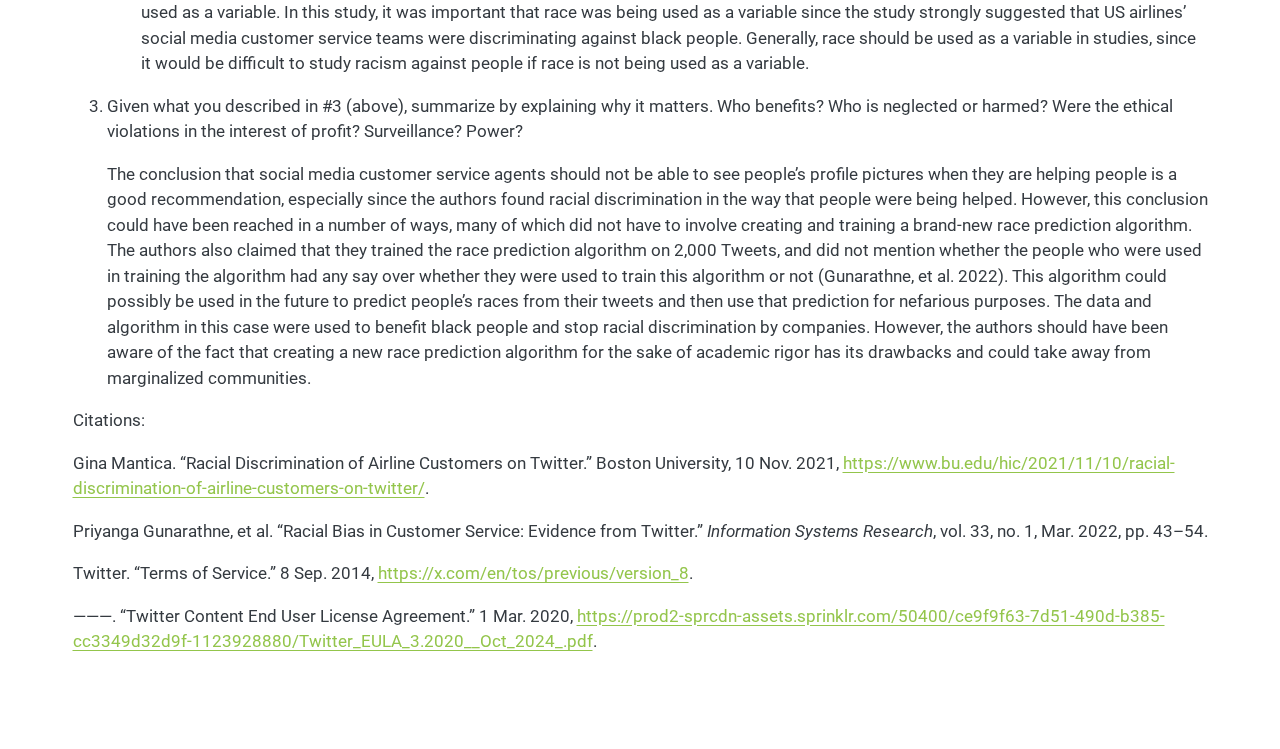
<file: docs/Ethics.html>
<!DOCTYPE html>
<html xmlns="http://www.w3.org/1999/xhtml" lang="en" xml:lang="en"><head>

<meta charset="utf-8">
<meta name="generator" content="quarto-1.7.32">

<meta name="viewport" content="width=device-width, initial-scale=1.0, user-scalable=yes">

<meta name="dcterms.date" content="2025-11-12">

<title>Ethics – Project Website with Art</title>
<style>
code{white-space: pre-wrap;}
span.smallcaps{font-variant: small-caps;}
div.columns{display: flex; gap: min(4vw, 1.5em);}
div.column{flex: auto; overflow-x: auto;}
div.hanging-indent{margin-left: 1.5em; text-indent: -1.5em;}
ul.task-list{list-style: none;}
ul.task-list li input[type="checkbox"] {
  width: 0.8em;
  margin: 0 0.8em 0.2em -1em; /* quarto-specific, see https://github.com/quarto-dev/quarto-cli/issues/4556 */ 
  vertical-align: middle;
}
</style>


<script src="site_libs/quarto-nav/quarto-nav.js"></script>
<script src="site_libs/quarto-nav/headroom.min.js"></script>
<script src="site_libs/clipboard/clipboard.min.js"></script>
<script src="site_libs/quarto-search/autocomplete.umd.js"></script>
<script src="site_libs/quarto-search/fuse.min.js"></script>
<script src="site_libs/quarto-search/quarto-search.js"></script>
<meta name="quarto:offset" content="./">
<script src="site_libs/quarto-html/quarto.js" type="module"></script>
<script src="site_libs/quarto-html/tabsets/tabsets.js" type="module"></script>
<script src="site_libs/quarto-html/popper.min.js"></script>
<script src="site_libs/quarto-html/tippy.umd.min.js"></script>
<script src="site_libs/quarto-html/anchor.min.js"></script>
<link href="site_libs/quarto-html/tippy.css" rel="stylesheet">
<link href="site_libs/quarto-html/quarto-syntax-highlighting-37eea08aefeeee20ff55810ff984fec1.css" rel="stylesheet" id="quarto-text-highlighting-styles">
<script src="site_libs/bootstrap/bootstrap.min.js"></script>
<link href="site_libs/bootstrap/bootstrap-icons.css" rel="stylesheet">
<link href="site_libs/bootstrap/bootstrap-b8e0a70c4aface9ef3581a6292e99da6.min.css" rel="stylesheet" append-hash="true" id="quarto-bootstrap" data-mode="light">
<script id="quarto-search-options" type="application/json">{
  "location": "navbar",
  "copy-button": false,
  "collapse-after": 3,
  "panel-placement": "end",
  "type": "overlay",
  "limit": 50,
  "keyboard-shortcut": [
    "f",
    "/",
    "s"
  ],
  "show-item-context": false,
  "language": {
    "search-no-results-text": "No results",
    "search-matching-documents-text": "matching documents",
    "search-copy-link-title": "Copy link to search",
    "search-hide-matches-text": "Hide additional matches",
    "search-more-match-text": "more match in this document",
    "search-more-matches-text": "more matches in this document",
    "search-clear-button-title": "Clear",
    "search-text-placeholder": "",
    "search-detached-cancel-button-title": "Cancel",
    "search-submit-button-title": "Submit",
    "search-label": "Search"
  }
}</script>


<link rel="stylesheet" href="styles.css">
</head>

<body class="nav-fixed quarto-light">

<div id="quarto-search-results"></div>
  <header id="quarto-header" class="headroom fixed-top">
    <nav class="navbar navbar-expand-lg " data-bs-theme="dark">
      <div class="navbar-container container-fluid">
      <div class="navbar-brand-container mx-auto">
    <a class="navbar-brand" href="./index.html">
    <span class="navbar-title">Project Website with Art</span>
    </a>
  </div>
            <div id="quarto-search" class="" title="Search"></div>
          <button class="navbar-toggler" type="button" data-bs-toggle="collapse" data-bs-target="#navbarCollapse" aria-controls="navbarCollapse" role="menu" aria-expanded="false" aria-label="Toggle navigation" onclick="if (window.quartoToggleHeadroom) { window.quartoToggleHeadroom(); }">
  <span class="navbar-toggler-icon"></span>
</button>
          <div class="collapse navbar-collapse" id="navbarCollapse">
            <ul class="navbar-nav navbar-nav-scroll me-auto">
  <li class="nav-item">
    <a class="nav-link" href="./index.html"> 
<span class="menu-text">Home</span></a>
  </li>  
  <li class="nav-item">
    <a class="nav-link" href="./about.html"> 
<span class="menu-text">About</span></a>
  </li>  
  <li class="nav-item dropdown ">
    <a class="nav-link dropdown-toggle" href="#" id="nav-menu-data-viz" role="link" data-bs-toggle="dropdown" aria-expanded="false">
 <span class="menu-text">Data Viz</span>
    </a>
    <ul class="dropdown-menu" aria-labelledby="nav-menu-data-viz">    
        <li>
    <a class="dropdown-item" href="./CDC_Data.html">
 <span class="dropdown-text">CDC Data</span></a>
  </li>  
        <li>
    <a class="dropdown-item" href="./Water_Insecurity.html">
 <span class="dropdown-text">Water Insecurity</span></a>
  </li>  
    </ul>
  </li>
  <li class="nav-item">
    <a class="nav-link" href="./Text_analysis.html"> 
<span class="menu-text">Text Analysis</span></a>
  </li>  
  <li class="nav-item">
    <a class="nav-link" href="./Probability.html"> 
<span class="menu-text">Probability</span></a>
  </li>  
  <li class="nav-item">
    <a class="nav-link active" href="./Ethics.html" aria-current="page"> 
<span class="menu-text">Ethics</span></a>
  </li>  
  <li class="nav-item">
    <a class="nav-link" href="./SQL.html"> 
<span class="menu-text">SQL</span></a>
  </li>  
  <li class="nav-item">
    <a class="nav-link" href="./Presentation.html"> 
<span class="menu-text">Presentation</span></a>
  </li>  
</ul>
          </div> <!-- /navcollapse -->
            <div class="quarto-navbar-tools">
</div>
      </div> <!-- /container-fluid -->
    </nav>
</header>
<!-- content -->
<div id="quarto-content" class="quarto-container page-columns page-rows-contents page-layout-full page-navbar">
<!-- sidebar -->
<!-- margin-sidebar -->
    <div id="quarto-margin-sidebar" class="sidebar margin-sidebar zindex-bottom">
        
    </div>
<!-- main -->
<main class="content column-page" id="quarto-document-content">

<header id="title-block-header" class="quarto-title-block default">
<div class="quarto-title">
<h1 class="title">Ethics</h1>
</div>



<div class="quarto-title-meta column-page">

    
    <div>
    <div class="quarto-title-meta-heading">Published</div>
    <div class="quarto-title-meta-contents">
      <p class="date">November 12, 2025</p>
    </div>
  </div>
  
    
  </div>
  


</header>


<ol type="1">
<li><p>Describe the example / scenario as if to someone who is not at all familiar with the setting. In particular, it should be clear both what is the data science component and what is the ethical dilemma.</p>
<p>Priyanga Gunarathne, Huaxia Rui and Abraham Seidmann published a paper that claimed that airline social media representatives respond less to Twitter users when they can see that their profile picture depicts a black person (Gunarathne, et al.&nbsp;2022). Their methods involved taking all Tweets from 2014 to 2015 that mentioned any major US airline, running the Tweets’ profile pictures through an algorithm that returned either “no face”, or tells you what race each face is, creating and training a new algorithm that predicts people’s race based on their tweets, and measuring the response rate of customer service agents depending on the race depicted in the profile is or the race predicted by all of the past tweets. The authors found that people with profile pictures that had a black person in them were 12% less likely to receive customer service through Twitter than people who had other races in their profile picture (Gunarathne, et al.&nbsp;2022). They also found that when the person did not have a profile picture, their race, as detected by their tweet-scraping algorithm, did not have an effect on the rate at which people received customer service through Twitter (Gunarathne, et al.&nbsp;2022). This analysis suggests that race-specific language did not influence customer service agents’ decisions to serve certain people, but profile pictures did. Creating the algorithm that predicts people’s race based on their tweets creates an ethical dilemma, even though the authors of this study were using the algorithm to point out an explicit case of business-to-customer racism. Algorithms like these could also be used to discriminate against people or show people different prices for items based on their social media activity. The study concluded by suggesting that social media customer service teams hide people’s profile pictures when responding to people on social media (Gunarathne, et al.&nbsp;2022).</p></li>
<li><p>Respond to at least 4 of the items below (from the list of questions or the Data Values and Principles Manifesto). Four separate paragraphs that explain both the issue (e.g., consent) and how the issue played out in the data science example. Note: totally fine if there are items that were done <em>well</em> in your example.</p>
<ul>
<li><p>What is the permission structure for using the data? Was it followed?</p>
<p>It is important that anyone using data from online follows the correct permission structures for collecting and publishing the data. Permission structures for using data are in place because they give everyone who is implicated in the data the privacy rights they believe they have when they publish data to a website. The authors collected data from Twitter from 2014 and 2015. Twitter’s 2014 Terms of Service document states that anyone who wants to use data from Twitter has to access it through Twitter’s API, and does not lay out any clear guidelines for what data can and cannot be used (Twitter 2014). Therefore, if the data was collected through Twitter’s API, then the authors did not break Twitter’s permission structure for collecting data. Furthermore, Twitter’s 2014 Terms of Service state that anything that you post on Twitter is “available to the rest of the world” (Twitter 2014). However, by the time this paper was submitted to be published, Twitter’s End User License Agreement stated that it was prohibited to “utilize the Twitter Content to derive or obtain non-public information of individual Twitter users” (Twitter 2020). This is exactly what these authors did by inferring people’s races by running their tweets through an algorithm.</p></li>
<li><p>What was the data collection process? Were the observations collected ethically? Are there missing observations?</p>
<p>In this study, the authors collected publically available Tweet and profile picture data from Twitter (Gunarathne, et al.&nbsp;2022). The authors do not mention how they got this data, but if they were following Twitter’s terms of service, they would have had to get it using Twitter’s API. The way that these people collected this data could be seen as ethical since by posting to Twitter and making a Twitter account, any user is expected to know that anything they put there will be able to be seen by the entire world. In general, it is important to ethically collect data, since many people could be putting personal information into places and not know that it will be used for data analysis purposes. For example, collecting data from someone with the purposes of using it for a raffle and then using that data to create an email list could be problematic since the people who signed up with their personal information did not know they were signing up for promotional emails.</p></li>
<li><p>Is the data identifiable? All of it? Some of it? In what way? Are the data sufficiently anonymized or old to be free of ethical concerns? Is anonymity guaranteed?</p>
<p>The study did not publish anyone’s Twitter profiles or names (Gunarathne, et al.&nbsp;2022), so I would say it is sufficiently anonymized. In this case, anonymizing data is helpful since it does not directly tie anyone’s travel patterns, calculated race, or any other personal information to this study or to any complaints they have made on Twitter. On Twitter, anonymity is not necessarily guaranteed, but people should be free to post on Twitter without fear of their tweets being used to create a racial profile of them. In general, anonymizing data is important because it makes sure that people do not see direct personal damage or harm from any data that is being published.</p></li>
<li><p>Should race be used as a variable? Is it a proxy for something else (e.g., amount of melanin in the skin, stress of navigating microaggressions, zip-code, etc.)? What about gender?</p>
<p>The issue of using race as a variable is an interesting one to consider, but since it effects many people’s day-to-day lives, I think it should be used as a variable. In this study, it was important that race was being used as a variable since the study strongly suggested that US airlines’ social media customer service teams were discriminating against black people. Generally, race should be used as a variable in studies, since it would be difficult to study racism against people if race is not being used as a variable.</p></li>
</ul></li>
<li><p>Given what you described in #3 (above), summarize by explaining why it matters. Who benefits? Who is neglected or harmed? Were the ethical violations in the interest of profit? Surveillance? Power?</p>
<p>The conclusion that social media customer service agents should not be able to see people’s profile pictures when they are helping people is a good recommendation, especially since the authors found racial discrimination in the way that people were being helped. However, this conclusion could have been reached in a number of ways, many of which did not have to involve creating and training a brand-new race prediction algorithm. The authors also claimed that they trained the race prediction algorithm on 2,000 Tweets, and did not mention whether the people who were used in training the algorithm had any say over whether they were used to train this algorithm or not (Gunarathne, et al.&nbsp;2022). This algorithm could possibly be used in the future to predict people’s races from their tweets and then use that prediction for nefarious purposes. The data and algorithm in this case were used to benefit black people and stop racial discrimination by companies. However, the authors should have been aware of the fact that creating a new race prediction algorithm for the sake of academic rigor has its drawbacks and could take away from marginalized communities.</p></li>
</ol>
<p>Citations:</p>
<p>Gina Mantica. “Racial Discrimination of Airline Customers on Twitter.” Boston University, 10 Nov.&nbsp;2021, <a href="https://www.bu.edu/hic/2021/11/10/racial-discrimination-of-airline-customers-on-twitter/" class="uri">https://www.bu.edu/hic/2021/11/10/racial-discrimination-of-airline-customers-on-twitter/</a>.</p>
<p>Priyanga Gunarathne, et al.&nbsp;“Racial Bias in Customer Service: Evidence from Twitter.” <em>Information Systems Research</em>, vol.&nbsp;33, no. 1, Mar.&nbsp;2022, pp.&nbsp;43–54.</p>
<p>Twitter. “Terms of Service.” 8 Sep.&nbsp;2014, <a href="https://x.com/en/tos/previous/version_8" class="uri">https://x.com/en/tos/previous/version_8</a>.</p>
<p>———. “Twitter Content End User License Agreement.” 1 Mar.&nbsp;2020, <a href="https://prod2-sprcdn-assets.sprinklr.com/50400/ce9f9f63-7d51-490d-b385-cc3349d32d9f-1123928880/Twitter_EULA_3.2020__Oct_2024_.pdf" class="uri">https://prod2-sprcdn-assets.sprinklr.com/50400/ce9f9f63-7d51-490d-b385-cc3349d32d9f-1123928880/Twitter_EULA_3.2020__Oct_2024_.pdf</a>.</p>



</main> <!-- /main -->
<script id="quarto-html-after-body" type="application/javascript">
  window.document.addEventListener("DOMContentLoaded", function (event) {
    const icon = "";
    const anchorJS = new window.AnchorJS();
    anchorJS.options = {
      placement: 'right',
      icon: icon
    };
    anchorJS.add('.anchored');
    const isCodeAnnotation = (el) => {
      for (const clz of el.classList) {
        if (clz.startsWith('code-annotation-')) {                     
          return true;
        }
      }
      return false;
    }
    const onCopySuccess = function(e) {
      // button target
      const button = e.trigger;
      // don't keep focus
      button.blur();
      // flash "checked"
      button.classList.add('code-copy-button-checked');
      var currentTitle = button.getAttribute("title");
      button.setAttribute("title", "Copied!");
      let tooltip;
      if (window.bootstrap) {
        button.setAttribute("data-bs-toggle", "tooltip");
        button.setAttribute("data-bs-placement", "left");
        button.setAttribute("data-bs-title", "Copied!");
        tooltip = new bootstrap.Tooltip(button, 
          { trigger: "manual", 
            customClass: "code-copy-button-tooltip",
            offset: [0, -8]});
        tooltip.show();    
      }
      setTimeout(function() {
        if (tooltip) {
          tooltip.hide();
          button.removeAttribute("data-bs-title");
          button.removeAttribute("data-bs-toggle");
          button.removeAttribute("data-bs-placement");
        }
        button.setAttribute("title", currentTitle);
        button.classList.remove('code-copy-button-checked');
      }, 1000);
      // clear code selection
      e.clearSelection();
    }
    const getTextToCopy = function(trigger) {
        const codeEl = trigger.previousElementSibling.cloneNode(true);
        for (const childEl of codeEl.children) {
          if (isCodeAnnotation(childEl)) {
            childEl.remove();
          }
        }
        return codeEl.innerText;
    }
    const clipboard = new window.ClipboardJS('.code-copy-button:not([data-in-quarto-modal])', {
      text: getTextToCopy
    });
    clipboard.on('success', onCopySuccess);
    if (window.document.getElementById('quarto-embedded-source-code-modal')) {
      const clipboardModal = new window.ClipboardJS('.code-copy-button[data-in-quarto-modal]', {
        text: getTextToCopy,
        container: window.document.getElementById('quarto-embedded-source-code-modal')
      });
      clipboardModal.on('success', onCopySuccess);
    }
      var localhostRegex = new RegExp(/^(?:http|https):\/\/localhost\:?[0-9]*\//);
      var mailtoRegex = new RegExp(/^mailto:/);
        var filterRegex = new RegExp('/' + window.location.host + '/');
      var isInternal = (href) => {
          return filterRegex.test(href) || localhostRegex.test(href) || mailtoRegex.test(href);
      }
      // Inspect non-navigation links and adorn them if external
     var links = window.document.querySelectorAll('a[href]:not(.nav-link):not(.navbar-brand):not(.toc-action):not(.sidebar-link):not(.sidebar-item-toggle):not(.pagination-link):not(.no-external):not([aria-hidden]):not(.dropdown-item):not(.quarto-navigation-tool):not(.about-link)');
      for (var i=0; i<links.length; i++) {
        const link = links[i];
        if (!isInternal(link.href)) {
          // undo the damage that might have been done by quarto-nav.js in the case of
          // links that we want to consider external
          if (link.dataset.originalHref !== undefined) {
            link.href = link.dataset.originalHref;
          }
        }
      }
    function tippyHover(el, contentFn, onTriggerFn, onUntriggerFn) {
      const config = {
        allowHTML: true,
        maxWidth: 500,
        delay: 100,
        arrow: false,
        appendTo: function(el) {
            return el.parentElement;
        },
        interactive: true,
        interactiveBorder: 10,
        theme: 'quarto',
        placement: 'bottom-start',
      };
      if (contentFn) {
        config.content = contentFn;
      }
      if (onTriggerFn) {
        config.onTrigger = onTriggerFn;
      }
      if (onUntriggerFn) {
        config.onUntrigger = onUntriggerFn;
      }
      window.tippy(el, config); 
    }
    const noterefs = window.document.querySelectorAll('a[role="doc-noteref"]');
    for (var i=0; i<noterefs.length; i++) {
      const ref = noterefs[i];
      tippyHover(ref, function() {
        // use id or data attribute instead here
        let href = ref.getAttribute('data-footnote-href') || ref.getAttribute('href');
        try { href = new URL(href).hash; } catch {}
        const id = href.replace(/^#\/?/, "");
        const note = window.document.getElementById(id);
        if (note) {
          return note.innerHTML;
        } else {
          return "";
        }
      });
    }
    const xrefs = window.document.querySelectorAll('a.quarto-xref');
    const processXRef = (id, note) => {
      // Strip column container classes
      const stripColumnClz = (el) => {
        el.classList.remove("page-full", "page-columns");
        if (el.children) {
          for (const child of el.children) {
            stripColumnClz(child);
          }
        }
      }
      stripColumnClz(note)
      if (id === null || id.startsWith('sec-')) {
        // Special case sections, only their first couple elements
        const container = document.createElement("div");
        if (note.children && note.children.length > 2) {
          container.appendChild(note.children[0].cloneNode(true));
          for (let i = 1; i < note.children.length; i++) {
            const child = note.children[i];
            if (child.tagName === "P" && child.innerText === "") {
              continue;
            } else {
              container.appendChild(child.cloneNode(true));
              break;
            }
          }
          if (window.Quarto?.typesetMath) {
            window.Quarto.typesetMath(container);
          }
          return container.innerHTML
        } else {
          if (window.Quarto?.typesetMath) {
            window.Quarto.typesetMath(note);
          }
          return note.innerHTML;
        }
      } else {
        // Remove any anchor links if they are present
        const anchorLink = note.querySelector('a.anchorjs-link');
        if (anchorLink) {
          anchorLink.remove();
        }
        if (window.Quarto?.typesetMath) {
          window.Quarto.typesetMath(note);
        }
        if (note.classList.contains("callout")) {
          return note.outerHTML;
        } else {
          return note.innerHTML;
        }
      }
    }
    for (var i=0; i<xrefs.length; i++) {
      const xref = xrefs[i];
      tippyHover(xref, undefined, function(instance) {
        instance.disable();
        let url = xref.getAttribute('href');
        let hash = undefined; 
        if (url.startsWith('#')) {
          hash = url;
        } else {
          try { hash = new URL(url).hash; } catch {}
        }
        if (hash) {
          const id = hash.replace(/^#\/?/, "");
          const note = window.document.getElementById(id);
          if (note !== null) {
            try {
              const html = processXRef(id, note.cloneNode(true));
              instance.setContent(html);
            } finally {
              instance.enable();
              instance.show();
            }
          } else {
            // See if we can fetch this
            fetch(url.split('#')[0])
            .then(res => res.text())
            .then(html => {
              const parser = new DOMParser();
              const htmlDoc = parser.parseFromString(html, "text/html");
              const note = htmlDoc.getElementById(id);
              if (note !== null) {
                const html = processXRef(id, note);
                instance.setContent(html);
              } 
            }).finally(() => {
              instance.enable();
              instance.show();
            });
          }
        } else {
          // See if we can fetch a full url (with no hash to target)
          // This is a special case and we should probably do some content thinning / targeting
          fetch(url)
          .then(res => res.text())
          .then(html => {
            const parser = new DOMParser();
            const htmlDoc = parser.parseFromString(html, "text/html");
            const note = htmlDoc.querySelector('main.content');
            if (note !== null) {
              // This should only happen for chapter cross references
              // (since there is no id in the URL)
              // remove the first header
              if (note.children.length > 0 && note.children[0].tagName === "HEADER") {
                note.children[0].remove();
              }
              const html = processXRef(null, note);
              instance.setContent(html);
            } 
          }).finally(() => {
            instance.enable();
            instance.show();
          });
        }
      }, function(instance) {
      });
    }
        let selectedAnnoteEl;
        const selectorForAnnotation = ( cell, annotation) => {
          let cellAttr = 'data-code-cell="' + cell + '"';
          let lineAttr = 'data-code-annotation="' +  annotation + '"';
          const selector = 'span[' + cellAttr + '][' + lineAttr + ']';
          return selector;
        }
        const selectCodeLines = (annoteEl) => {
          const doc = window.document;
          const targetCell = annoteEl.getAttribute("data-target-cell");
          const targetAnnotation = annoteEl.getAttribute("data-target-annotation");
          const annoteSpan = window.document.querySelector(selectorForAnnotation(targetCell, targetAnnotation));
          const lines = annoteSpan.getAttribute("data-code-lines").split(",");
          const lineIds = lines.map((line) => {
            return targetCell + "-" + line;
          })
          let top = null;
          let height = null;
          let parent = null;
          if (lineIds.length > 0) {
              //compute the position of the single el (top and bottom and make a div)
              const el = window.document.getElementById(lineIds[0]);
              top = el.offsetTop;
              height = el.offsetHeight;
              parent = el.parentElement.parentElement;
            if (lineIds.length > 1) {
              const lastEl = window.document.getElementById(lineIds[lineIds.length - 1]);
              const bottom = lastEl.offsetTop + lastEl.offsetHeight;
              height = bottom - top;
            }
            if (top !== null && height !== null && parent !== null) {
              // cook up a div (if necessary) and position it 
              let div = window.document.getElementById("code-annotation-line-highlight");
              if (div === null) {
                div = window.document.createElement("div");
                div.setAttribute("id", "code-annotation-line-highlight");
                div.style.position = 'absolute';
                parent.appendChild(div);
              }
              div.style.top = top - 2 + "px";
              div.style.height = height + 4 + "px";
              div.style.left = 0;
              let gutterDiv = window.document.getElementById("code-annotation-line-highlight-gutter");
              if (gutterDiv === null) {
                gutterDiv = window.document.createElement("div");
                gutterDiv.setAttribute("id", "code-annotation-line-highlight-gutter");
                gutterDiv.style.position = 'absolute';
                const codeCell = window.document.getElementById(targetCell);
                const gutter = codeCell.querySelector('.code-annotation-gutter');
                gutter.appendChild(gutterDiv);
              }
              gutterDiv.style.top = top - 2 + "px";
              gutterDiv.style.height = height + 4 + "px";
            }
            selectedAnnoteEl = annoteEl;
          }
        };
        const unselectCodeLines = () => {
          const elementsIds = ["code-annotation-line-highlight", "code-annotation-line-highlight-gutter"];
          elementsIds.forEach((elId) => {
            const div = window.document.getElementById(elId);
            if (div) {
              div.remove();
            }
          });
          selectedAnnoteEl = undefined;
        };
          // Handle positioning of the toggle
      window.addEventListener(
        "resize",
        throttle(() => {
          elRect = undefined;
          if (selectedAnnoteEl) {
            selectCodeLines(selectedAnnoteEl);
          }
        }, 10)
      );
      function throttle(fn, ms) {
      let throttle = false;
      let timer;
        return (...args) => {
          if(!throttle) { // first call gets through
              fn.apply(this, args);
              throttle = true;
          } else { // all the others get throttled
              if(timer) clearTimeout(timer); // cancel #2
              timer = setTimeout(() => {
                fn.apply(this, args);
                timer = throttle = false;
              }, ms);
          }
        };
      }
        // Attach click handler to the DT
        const annoteDls = window.document.querySelectorAll('dt[data-target-cell]');
        for (const annoteDlNode of annoteDls) {
          annoteDlNode.addEventListener('click', (event) => {
            const clickedEl = event.target;
            if (clickedEl !== selectedAnnoteEl) {
              unselectCodeLines();
              const activeEl = window.document.querySelector('dt[data-target-cell].code-annotation-active');
              if (activeEl) {
                activeEl.classList.remove('code-annotation-active');
              }
              selectCodeLines(clickedEl);
              clickedEl.classList.add('code-annotation-active');
            } else {
              // Unselect the line
              unselectCodeLines();
              clickedEl.classList.remove('code-annotation-active');
            }
          });
        }
    const findCites = (el) => {
      const parentEl = el.parentElement;
      if (parentEl) {
        const cites = parentEl.dataset.cites;
        if (cites) {
          return {
            el,
            cites: cites.split(' ')
          };
        } else {
          return findCites(el.parentElement)
        }
      } else {
        return undefined;
      }
    };
    var bibliorefs = window.document.querySelectorAll('a[role="doc-biblioref"]');
    for (var i=0; i<bibliorefs.length; i++) {
      const ref = bibliorefs[i];
      const citeInfo = findCites(ref);
      if (citeInfo) {
        tippyHover(citeInfo.el, function() {
          var popup = window.document.createElement('div');
          citeInfo.cites.forEach(function(cite) {
            var citeDiv = window.document.createElement('div');
            citeDiv.classList.add('hanging-indent');
            citeDiv.classList.add('csl-entry');
            var biblioDiv = window.document.getElementById('ref-' + cite);
            if (biblioDiv) {
              citeDiv.innerHTML = biblioDiv.innerHTML;
            }
            popup.appendChild(citeDiv);
          });
          return popup.innerHTML;
        });
      }
    }
  });
  </script>
</div> <!-- /content -->




</body></html>
</file>
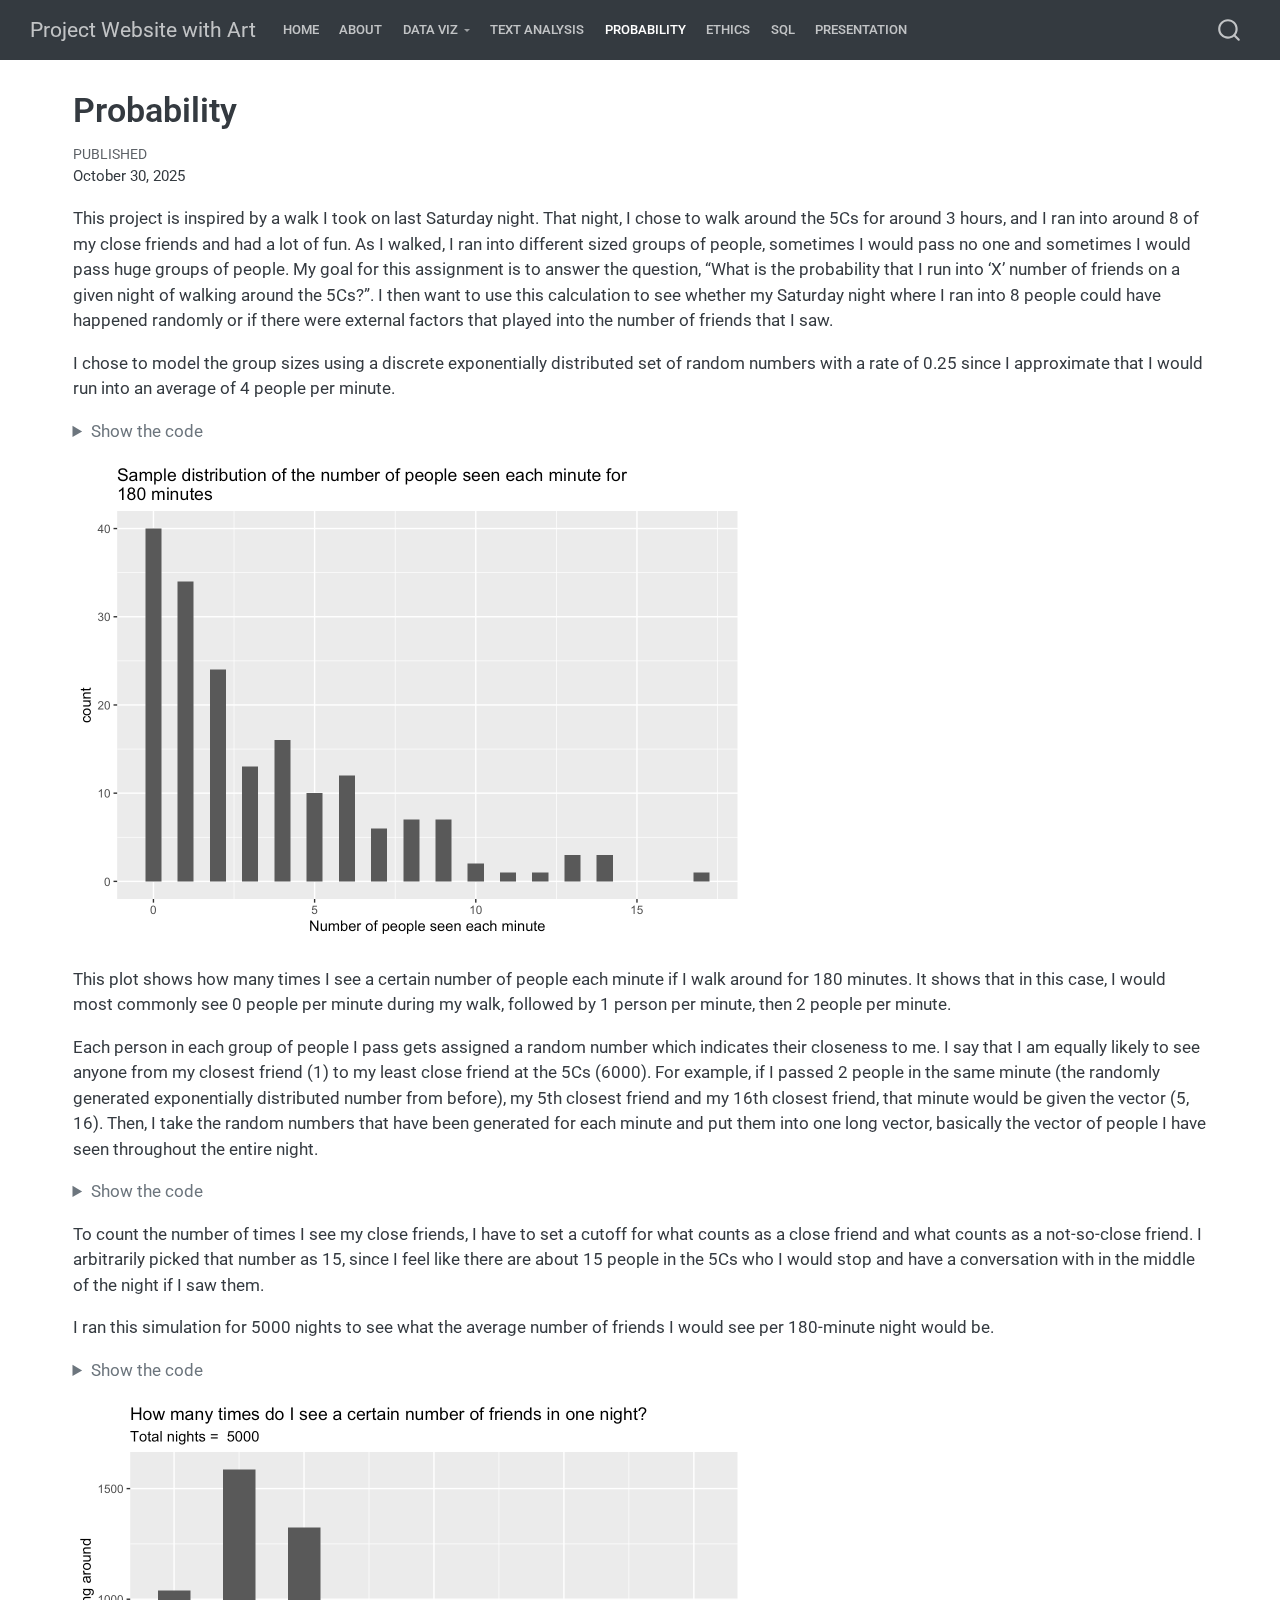
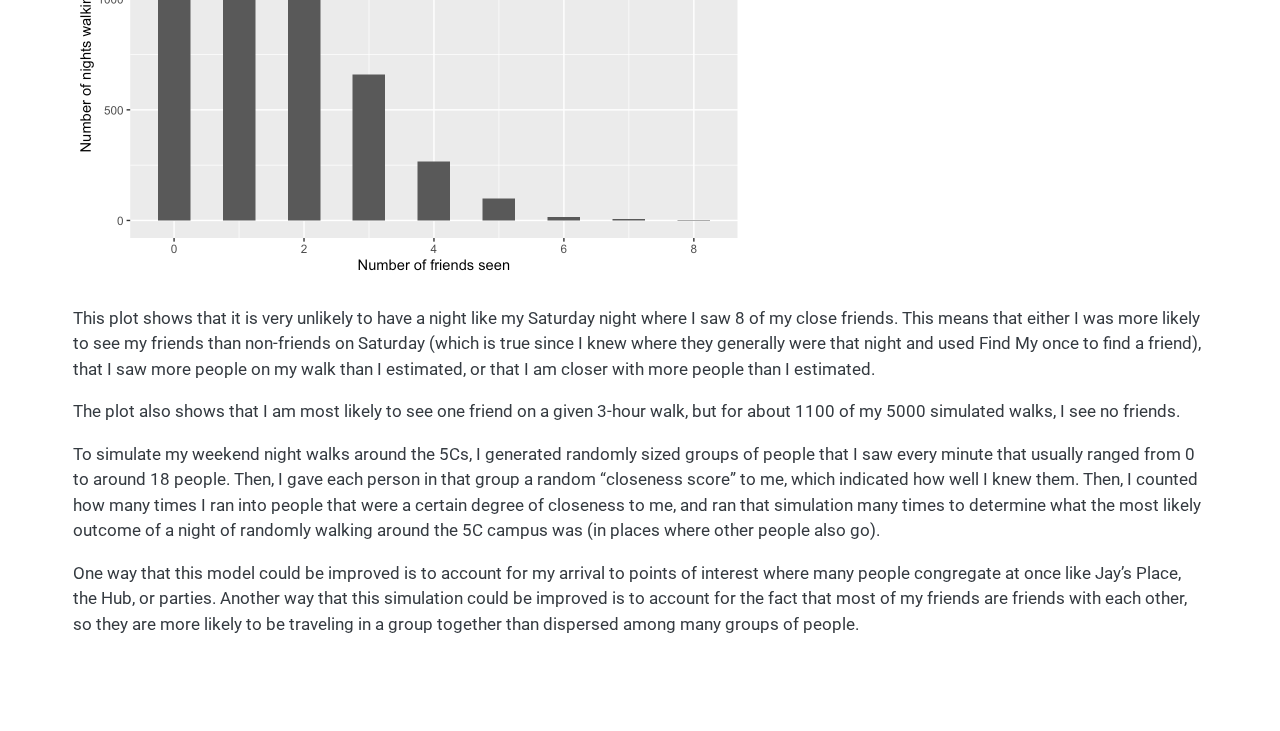
<file: docs/Probability.html>
<!DOCTYPE html>
<html xmlns="http://www.w3.org/1999/xhtml" lang="en" xml:lang="en"><head>

<meta charset="utf-8">
<meta name="generator" content="quarto-1.7.32">

<meta name="viewport" content="width=device-width, initial-scale=1.0, user-scalable=yes">

<meta name="dcterms.date" content="2025-10-30">

<title>Probability – Project Website with Art</title>
<style>
code{white-space: pre-wrap;}
span.smallcaps{font-variant: small-caps;}
div.columns{display: flex; gap: min(4vw, 1.5em);}
div.column{flex: auto; overflow-x: auto;}
div.hanging-indent{margin-left: 1.5em; text-indent: -1.5em;}
ul.task-list{list-style: none;}
ul.task-list li input[type="checkbox"] {
  width: 0.8em;
  margin: 0 0.8em 0.2em -1em; /* quarto-specific, see https://github.com/quarto-dev/quarto-cli/issues/4556 */ 
  vertical-align: middle;
}
/* CSS for syntax highlighting */
html { -webkit-text-size-adjust: 100%; }
pre > code.sourceCode { white-space: pre; position: relative; }
pre > code.sourceCode > span { display: inline-block; line-height: 1.25; }
pre > code.sourceCode > span:empty { height: 1.2em; }
.sourceCode { overflow: visible; }
code.sourceCode > span { color: inherit; text-decoration: inherit; }
div.sourceCode { margin: 1em 0; }
pre.sourceCode { margin: 0; }
@media screen {
div.sourceCode { overflow: auto; }
}
@media print {
pre > code.sourceCode { white-space: pre-wrap; }
pre > code.sourceCode > span { text-indent: -5em; padding-left: 5em; }
}
pre.numberSource code
  { counter-reset: source-line 0; }
pre.numberSource code > span
  { position: relative; left: -4em; counter-increment: source-line; }
pre.numberSource code > span > a:first-child::before
  { content: counter(source-line);
    position: relative; left: -1em; text-align: right; vertical-align: baseline;
    border: none; display: inline-block;
    -webkit-touch-callout: none; -webkit-user-select: none;
    -khtml-user-select: none; -moz-user-select: none;
    -ms-user-select: none; user-select: none;
    padding: 0 4px; width: 4em;
  }
pre.numberSource { margin-left: 3em;  padding-left: 4px; }
div.sourceCode
  {   }
@media screen {
pre > code.sourceCode > span > a:first-child::before { text-decoration: underline; }
}
</style>


<script src="site_libs/quarto-nav/quarto-nav.js"></script>
<script src="site_libs/quarto-nav/headroom.min.js"></script>
<script src="site_libs/clipboard/clipboard.min.js"></script>
<script src="site_libs/quarto-search/autocomplete.umd.js"></script>
<script src="site_libs/quarto-search/fuse.min.js"></script>
<script src="site_libs/quarto-search/quarto-search.js"></script>
<meta name="quarto:offset" content="./">
<script src="site_libs/quarto-html/quarto.js" type="module"></script>
<script src="site_libs/quarto-html/tabsets/tabsets.js" type="module"></script>
<script src="site_libs/quarto-html/popper.min.js"></script>
<script src="site_libs/quarto-html/tippy.umd.min.js"></script>
<script src="site_libs/quarto-html/anchor.min.js"></script>
<link href="site_libs/quarto-html/tippy.css" rel="stylesheet">
<link href="site_libs/quarto-html/quarto-syntax-highlighting-37eea08aefeeee20ff55810ff984fec1.css" rel="stylesheet" id="quarto-text-highlighting-styles">
<script src="site_libs/bootstrap/bootstrap.min.js"></script>
<link href="site_libs/bootstrap/bootstrap-icons.css" rel="stylesheet">
<link href="site_libs/bootstrap/bootstrap-b8e0a70c4aface9ef3581a6292e99da6.min.css" rel="stylesheet" append-hash="true" id="quarto-bootstrap" data-mode="light">
<script id="quarto-search-options" type="application/json">{
  "location": "navbar",
  "copy-button": false,
  "collapse-after": 3,
  "panel-placement": "end",
  "type": "overlay",
  "limit": 50,
  "keyboard-shortcut": [
    "f",
    "/",
    "s"
  ],
  "show-item-context": false,
  "language": {
    "search-no-results-text": "No results",
    "search-matching-documents-text": "matching documents",
    "search-copy-link-title": "Copy link to search",
    "search-hide-matches-text": "Hide additional matches",
    "search-more-match-text": "more match in this document",
    "search-more-matches-text": "more matches in this document",
    "search-clear-button-title": "Clear",
    "search-text-placeholder": "",
    "search-detached-cancel-button-title": "Cancel",
    "search-submit-button-title": "Submit",
    "search-label": "Search"
  }
}</script>


<link rel="stylesheet" href="styles.css">
</head>

<body class="nav-fixed quarto-light">

<div id="quarto-search-results"></div>
  <header id="quarto-header" class="headroom fixed-top">
    <nav class="navbar navbar-expand-lg " data-bs-theme="dark">
      <div class="navbar-container container-fluid">
      <div class="navbar-brand-container mx-auto">
    <a class="navbar-brand" href="./index.html">
    <span class="navbar-title">Project Website with Art</span>
    </a>
  </div>
            <div id="quarto-search" class="" title="Search"></div>
          <button class="navbar-toggler" type="button" data-bs-toggle="collapse" data-bs-target="#navbarCollapse" aria-controls="navbarCollapse" role="menu" aria-expanded="false" aria-label="Toggle navigation" onclick="if (window.quartoToggleHeadroom) { window.quartoToggleHeadroom(); }">
  <span class="navbar-toggler-icon"></span>
</button>
          <div class="collapse navbar-collapse" id="navbarCollapse">
            <ul class="navbar-nav navbar-nav-scroll me-auto">
  <li class="nav-item">
    <a class="nav-link" href="./index.html"> 
<span class="menu-text">Home</span></a>
  </li>  
  <li class="nav-item">
    <a class="nav-link" href="./about.html"> 
<span class="menu-text">About</span></a>
  </li>  
  <li class="nav-item dropdown ">
    <a class="nav-link dropdown-toggle" href="#" id="nav-menu-data-viz" role="link" data-bs-toggle="dropdown" aria-expanded="false">
 <span class="menu-text">Data Viz</span>
    </a>
    <ul class="dropdown-menu" aria-labelledby="nav-menu-data-viz">    
        <li>
    <a class="dropdown-item" href="./CDC_Data.html">
 <span class="dropdown-text">CDC Data</span></a>
  </li>  
        <li>
    <a class="dropdown-item" href="./Water_Insecurity.html">
 <span class="dropdown-text">Water Insecurity</span></a>
  </li>  
    </ul>
  </li>
  <li class="nav-item">
    <a class="nav-link" href="./Text_analysis.html"> 
<span class="menu-text">Text Analysis</span></a>
  </li>  
  <li class="nav-item">
    <a class="nav-link active" href="./Probability.html" aria-current="page"> 
<span class="menu-text">Probability</span></a>
  </li>  
  <li class="nav-item">
    <a class="nav-link" href="./Ethics.html"> 
<span class="menu-text">Ethics</span></a>
  </li>  
  <li class="nav-item">
    <a class="nav-link" href="./SQL.html"> 
<span class="menu-text">SQL</span></a>
  </li>  
  <li class="nav-item">
    <a class="nav-link" href="./Presentation.html"> 
<span class="menu-text">Presentation</span></a>
  </li>  
</ul>
          </div> <!-- /navcollapse -->
            <div class="quarto-navbar-tools">
</div>
      </div> <!-- /container-fluid -->
    </nav>
</header>
<!-- content -->
<div id="quarto-content" class="quarto-container page-columns page-rows-contents page-layout-full page-navbar">
<!-- sidebar -->
<!-- margin-sidebar -->
    <div id="quarto-margin-sidebar" class="sidebar margin-sidebar zindex-bottom">
        
    </div>
<!-- main -->
<main class="content column-page" id="quarto-document-content">

<header id="title-block-header" class="quarto-title-block default">
<div class="quarto-title">
<h1 class="title">Probability</h1>
</div>



<div class="quarto-title-meta column-page">

    
    <div>
    <div class="quarto-title-meta-heading">Published</div>
    <div class="quarto-title-meta-contents">
      <p class="date">October 30, 2025</p>
    </div>
  </div>
  
    
  </div>
  


</header>


<p>This project is inspired by a walk I took on last Saturday night. That night, I chose to walk around the 5Cs for around 3 hours, and I ran into around 8 of my close friends and had a lot of fun. As I walked, I ran into different sized groups of people, sometimes I would pass no one and sometimes I would pass huge groups of people. My goal for this assignment is to answer the question, “What is the probability that I run into ‘X’ number of friends on a given night of walking around the 5Cs?”. I then want to use this calculation to see whether my Saturday night where I ran into 8 people could have happened randomly or if there were external factors that played into the number of friends that I saw.</p>
<p>I chose to model the group sizes using a discrete exponentially distributed set of random numbers with a rate of 0.25 since I approximate that I would run into an average of 4 people per minute.</p>
<div class="cell">
<details class="code-fold">
<summary>Show the code</summary>
<div class="sourceCode cell-code" id="cb1"><pre class="sourceCode r code-with-copy"><code class="sourceCode r"><span id="cb1-1"><a href="#cb1-1" aria-hidden="true" tabindex="-1"></a><span class="co">#sample plot of the distributions of the number of people I would see each minute over 3 hours</span></span>
<span id="cb1-2"><a href="#cb1-2" aria-hidden="true" tabindex="-1"></a><span class="fu">set.seed</span>(<span class="dv">14</span>)</span>
<span id="cb1-3"><a href="#cb1-3" aria-hidden="true" tabindex="-1"></a>exprate <span class="ot">&lt;-</span> <span class="fl">0.25</span></span>
<span id="cb1-4"><a href="#cb1-4" aria-hidden="true" tabindex="-1"></a>random_exponent <span class="ot">&lt;-</span> <span class="fu">data.frame</span>(<span class="at">n =</span> <span class="fu">map_dbl</span>(<span class="dv">1</span><span class="sc">:</span><span class="dv">180</span>, <span class="cf">function</span>(x){</span>
<span id="cb1-5"><a href="#cb1-5" aria-hidden="true" tabindex="-1"></a>    <span class="fu">floor</span>(<span class="fu">rexp</span>(<span class="dv">1</span>, exprate))}))</span>
<span id="cb1-6"><a href="#cb1-6" aria-hidden="true" tabindex="-1"></a><span class="fu">ggplot</span>(random_exponent, <span class="fu">aes</span>(<span class="at">x =</span> n))<span class="sc">+</span></span>
<span id="cb1-7"><a href="#cb1-7" aria-hidden="true" tabindex="-1"></a>  <span class="fu">geom_histogram</span>(<span class="at">binwidth =</span> <span class="fl">0.5</span>)<span class="sc">+</span></span>
<span id="cb1-8"><a href="#cb1-8" aria-hidden="true" tabindex="-1"></a>  <span class="fu">labs</span>(</span>
<span id="cb1-9"><a href="#cb1-9" aria-hidden="true" tabindex="-1"></a>    <span class="at">x =</span> <span class="st">"Number of people seen each minute"</span>,</span>
<span id="cb1-10"><a href="#cb1-10" aria-hidden="true" tabindex="-1"></a>    <span class="at">title =</span> <span class="st">"Sample distribution of the number of people seen each minute for </span><span class="sc">\n</span><span class="st">180 minutes"</span></span>
<span id="cb1-11"><a href="#cb1-11" aria-hidden="true" tabindex="-1"></a>  )</span></code><button title="Copy to Clipboard" class="code-copy-button"><i class="bi"></i></button></pre></div>
</details>
<div class="cell-output-display">
<div>
<figure class="figure">
<p><img src="Probability_files/figure-html/unnamed-chunk-2-1.png" class="img-fluid figure-img" width="672"></p>
</figure>
</div>
</div>
</div>
<p>This plot shows how many times I see a certain number of people each minute if I walk around for 180 minutes. It shows that in this case, I would most commonly see 0 people per minute during my walk, followed by 1 person per minute, then 2 people per minute.</p>
<p>Each person in each group of people I pass gets assigned a random number which indicates their closeness to me. I say that I am equally likely to see anyone from my closest friend (1) to my least close friend at the 5Cs (6000). For example, if I passed 2 people in the same minute (the randomly generated exponentially distributed number from before), my 5th closest friend and my 16th closest friend, that minute would be given the vector (5, 16). Then, I take the random numbers that have been generated for each minute and put them into one long vector, basically the vector of people I have seen throughout the entire night.</p>
<div class="cell">
<details class="code-fold">
<summary>Show the code</summary>
<div class="sourceCode cell-code" id="cb2"><pre class="sourceCode r code-with-copy"><code class="sourceCode r"><span id="cb2-1"><a href="#cb2-1" aria-hidden="true" tabindex="-1"></a><span class="co">#pass random people walking around the 5Cs</span></span>
<span id="cb2-2"><a href="#cb2-2" aria-hidden="true" tabindex="-1"></a>start_walking_for <span class="ot">&lt;-</span> <span class="cf">function</span>(number_of_minutes, how_close){</span>
<span id="cb2-3"><a href="#cb2-3" aria-hidden="true" tabindex="-1"></a>  people_passed <span class="ot">&lt;-</span> <span class="fu">map_dbl</span>(<span class="dv">1</span><span class="sc">:</span>number_of_minutes, <span class="cf">function</span>(x){</span>
<span id="cb2-4"><a href="#cb2-4" aria-hidden="true" tabindex="-1"></a>    <span class="fu">floor</span>(<span class="fu">rexp</span>(<span class="dv">1</span>, exprate))}) <span class="co">#vector of the number of people I pass every minute</span></span>
<span id="cb2-5"><a href="#cb2-5" aria-hidden="true" tabindex="-1"></a>  list_of_people <span class="ot">&lt;-</span> <span class="fu">map</span>(people_passed, <span class="cf">function</span>(x){<span class="fu">sample</span>(<span class="dv">1</span><span class="sc">:</span><span class="dv">6000</span>, x, <span class="at">replace =</span> <span class="cn">TRUE</span>)})</span>
<span id="cb2-6"><a href="#cb2-6" aria-hidden="true" tabindex="-1"></a>  vector_of_people <span class="ot">&lt;-</span> <span class="fu">unlist</span>(list_of_people) <span class="co">#Time steps do not matter, so it doesn't matter if I see someone in minute 1 or minute 156.</span></span>
<span id="cb2-7"><a href="#cb2-7" aria-hidden="true" tabindex="-1"></a>  <span class="fu">sum</span>(vector_of_people <span class="sc">&lt;=</span> how_close) <span class="co">#How many times do I see someone who is my close friend?</span></span>
<span id="cb2-8"><a href="#cb2-8" aria-hidden="true" tabindex="-1"></a>}</span></code><button title="Copy to Clipboard" class="code-copy-button"><i class="bi"></i></button></pre></div>
</details>
</div>
<p>To count the number of times I see my close friends, I have to set a cutoff for what counts as a close friend and what counts as a not-so-close friend. I arbitrarily picked that number as 15, since I feel like there are about 15 people in the 5Cs who I would stop and have a conversation with in the middle of the night if I saw them.</p>
<p>I ran this simulation for 5000 nights to see what the average number of friends I would see per 180-minute night would be.</p>
<div class="cell">
<details class="code-fold">
<summary>Show the code</summary>
<div class="sourceCode cell-code" id="cb3"><pre class="sourceCode r code-with-copy"><code class="sourceCode r"><span id="cb3-1"><a href="#cb3-1" aria-hidden="true" tabindex="-1"></a>walking_time <span class="ot">&lt;-</span> <span class="dv">180</span></span>
<span id="cb3-2"><a href="#cb3-2" aria-hidden="true" tabindex="-1"></a>friends <span class="ot">&lt;-</span> <span class="dv">15</span></span>
<span id="cb3-3"><a href="#cb3-3" aria-hidden="true" tabindex="-1"></a>nights <span class="ot">&lt;-</span> <span class="dv">5000</span>  </span>
<span id="cb3-4"><a href="#cb3-4" aria-hidden="true" tabindex="-1"></a></span>
<span id="cb3-5"><a href="#cb3-5" aria-hidden="true" tabindex="-1"></a>simulation <span class="ot">&lt;-</span> <span class="fu">data.frame</span>(<span class="at">friends_seen =</span> <span class="fu">map_dbl</span>(<span class="dv">1</span><span class="sc">:</span>nights, <span class="sc">~</span><span class="fu">start_walking_for</span>(walking_time, friends)))</span>
<span id="cb3-6"><a href="#cb3-6" aria-hidden="true" tabindex="-1"></a></span>
<span id="cb3-7"><a href="#cb3-7" aria-hidden="true" tabindex="-1"></a><span class="fu">ggplot</span>(simulation) <span class="sc">+</span></span>
<span id="cb3-8"><a href="#cb3-8" aria-hidden="true" tabindex="-1"></a>  <span class="fu">geom_histogram</span>(<span class="fu">aes</span>(<span class="at">x =</span> friends_seen), <span class="at">binwidth =</span> <span class="fl">0.5</span>) <span class="sc">+</span></span>
<span id="cb3-9"><a href="#cb3-9" aria-hidden="true" tabindex="-1"></a>  <span class="fu">labs</span>(</span>
<span id="cb3-10"><a href="#cb3-10" aria-hidden="true" tabindex="-1"></a>    <span class="at">title =</span> <span class="st">"How many times do I see a certain number of friends in one night?"</span>,</span>
<span id="cb3-11"><a href="#cb3-11" aria-hidden="true" tabindex="-1"></a>    <span class="at">subtitle =</span> <span class="fu">paste</span>(<span class="st">"Total nights = "</span>, nights),</span>
<span id="cb3-12"><a href="#cb3-12" aria-hidden="true" tabindex="-1"></a>    <span class="at">x =</span> <span class="st">"Number of friends seen"</span>,</span>
<span id="cb3-13"><a href="#cb3-13" aria-hidden="true" tabindex="-1"></a>    <span class="at">y =</span> <span class="st">"Number of nights walking around"</span></span>
<span id="cb3-14"><a href="#cb3-14" aria-hidden="true" tabindex="-1"></a>  )</span></code><button title="Copy to Clipboard" class="code-copy-button"><i class="bi"></i></button></pre></div>
</details>
<div class="cell-output-display">
<div>
<figure class="figure">
<p><img src="Probability_files/figure-html/unnamed-chunk-4-1.png" class="img-fluid figure-img" width="672"></p>
</figure>
</div>
</div>
</div>
<p>This plot shows that it is very unlikely to have a night like my Saturday night where I saw 8 of my close friends. This means that either I was more likely to see my friends than non-friends on Saturday (which is true since I knew where they generally were that night and used Find My once to find a friend), that I saw more people on my walk than I estimated, or that I am closer with more people than I estimated.</p>
<p>The plot also shows that I am most likely to see one friend on a given 3-hour walk, but for about 1100 of my 5000 simulated walks, I see no friends.</p>
<p>To simulate my weekend night walks around the 5Cs, I generated randomly sized groups of people that I saw every minute that usually ranged from 0 to around 18 people. Then, I gave each person in that group a random “closeness score” to me, which indicated how well I knew them. Then, I counted how many times I ran into people that were a certain degree of closeness to me, and ran that simulation many times to determine what the most likely outcome of a night of randomly walking around the 5C campus was (in places where other people also go).</p>
<p>One way that this model could be improved is to account for my arrival to points of interest where many people congregate at once like Jay’s Place, the Hub, or parties. Another way that this simulation could be improved is to account for the fact that most of my friends are friends with each other, so they are more likely to be traveling in a group together than dispersed among many groups of people.</p>



</main> <!-- /main -->
<script id="quarto-html-after-body" type="application/javascript">
  window.document.addEventListener("DOMContentLoaded", function (event) {
    const icon = "";
    const anchorJS = new window.AnchorJS();
    anchorJS.options = {
      placement: 'right',
      icon: icon
    };
    anchorJS.add('.anchored');
    const isCodeAnnotation = (el) => {
      for (const clz of el.classList) {
        if (clz.startsWith('code-annotation-')) {                     
          return true;
        }
      }
      return false;
    }
    const onCopySuccess = function(e) {
      // button target
      const button = e.trigger;
      // don't keep focus
      button.blur();
      // flash "checked"
      button.classList.add('code-copy-button-checked');
      var currentTitle = button.getAttribute("title");
      button.setAttribute("title", "Copied!");
      let tooltip;
      if (window.bootstrap) {
        button.setAttribute("data-bs-toggle", "tooltip");
        button.setAttribute("data-bs-placement", "left");
        button.setAttribute("data-bs-title", "Copied!");
        tooltip = new bootstrap.Tooltip(button, 
          { trigger: "manual", 
            customClass: "code-copy-button-tooltip",
            offset: [0, -8]});
        tooltip.show();    
      }
      setTimeout(function() {
        if (tooltip) {
          tooltip.hide();
          button.removeAttribute("data-bs-title");
          button.removeAttribute("data-bs-toggle");
          button.removeAttribute("data-bs-placement");
        }
        button.setAttribute("title", currentTitle);
        button.classList.remove('code-copy-button-checked');
      }, 1000);
      // clear code selection
      e.clearSelection();
    }
    const getTextToCopy = function(trigger) {
        const codeEl = trigger.previousElementSibling.cloneNode(true);
        for (const childEl of codeEl.children) {
          if (isCodeAnnotation(childEl)) {
            childEl.remove();
          }
        }
        return codeEl.innerText;
    }
    const clipboard = new window.ClipboardJS('.code-copy-button:not([data-in-quarto-modal])', {
      text: getTextToCopy
    });
    clipboard.on('success', onCopySuccess);
    if (window.document.getElementById('quarto-embedded-source-code-modal')) {
      const clipboardModal = new window.ClipboardJS('.code-copy-button[data-in-quarto-modal]', {
        text: getTextToCopy,
        container: window.document.getElementById('quarto-embedded-source-code-modal')
      });
      clipboardModal.on('success', onCopySuccess);
    }
      var localhostRegex = new RegExp(/^(?:http|https):\/\/localhost\:?[0-9]*\//);
      var mailtoRegex = new RegExp(/^mailto:/);
        var filterRegex = new RegExp('/' + window.location.host + '/');
      var isInternal = (href) => {
          return filterRegex.test(href) || localhostRegex.test(href) || mailtoRegex.test(href);
      }
      // Inspect non-navigation links and adorn them if external
     var links = window.document.querySelectorAll('a[href]:not(.nav-link):not(.navbar-brand):not(.toc-action):not(.sidebar-link):not(.sidebar-item-toggle):not(.pagination-link):not(.no-external):not([aria-hidden]):not(.dropdown-item):not(.quarto-navigation-tool):not(.about-link)');
      for (var i=0; i<links.length; i++) {
        const link = links[i];
        if (!isInternal(link.href)) {
          // undo the damage that might have been done by quarto-nav.js in the case of
          // links that we want to consider external
          if (link.dataset.originalHref !== undefined) {
            link.href = link.dataset.originalHref;
          }
        }
      }
    function tippyHover(el, contentFn, onTriggerFn, onUntriggerFn) {
      const config = {
        allowHTML: true,
        maxWidth: 500,
        delay: 100,
        arrow: false,
        appendTo: function(el) {
            return el.parentElement;
        },
        interactive: true,
        interactiveBorder: 10,
        theme: 'quarto',
        placement: 'bottom-start',
      };
      if (contentFn) {
        config.content = contentFn;
      }
      if (onTriggerFn) {
        config.onTrigger = onTriggerFn;
      }
      if (onUntriggerFn) {
        config.onUntrigger = onUntriggerFn;
      }
      window.tippy(el, config); 
    }
    const noterefs = window.document.querySelectorAll('a[role="doc-noteref"]');
    for (var i=0; i<noterefs.length; i++) {
      const ref = noterefs[i];
      tippyHover(ref, function() {
        // use id or data attribute instead here
        let href = ref.getAttribute('data-footnote-href') || ref.getAttribute('href');
        try { href = new URL(href).hash; } catch {}
        const id = href.replace(/^#\/?/, "");
        const note = window.document.getElementById(id);
        if (note) {
          return note.innerHTML;
        } else {
          return "";
        }
      });
    }
    const xrefs = window.document.querySelectorAll('a.quarto-xref');
    const processXRef = (id, note) => {
      // Strip column container classes
      const stripColumnClz = (el) => {
        el.classList.remove("page-full", "page-columns");
        if (el.children) {
          for (const child of el.children) {
            stripColumnClz(child);
          }
        }
      }
      stripColumnClz(note)
      if (id === null || id.startsWith('sec-')) {
        // Special case sections, only their first couple elements
        const container = document.createElement("div");
        if (note.children && note.children.length > 2) {
          container.appendChild(note.children[0].cloneNode(true));
          for (let i = 1; i < note.children.length; i++) {
            const child = note.children[i];
            if (child.tagName === "P" && child.innerText === "") {
              continue;
            } else {
              container.appendChild(child.cloneNode(true));
              break;
            }
          }
          if (window.Quarto?.typesetMath) {
            window.Quarto.typesetMath(container);
          }
          return container.innerHTML
        } else {
          if (window.Quarto?.typesetMath) {
            window.Quarto.typesetMath(note);
          }
          return note.innerHTML;
        }
      } else {
        // Remove any anchor links if they are present
        const anchorLink = note.querySelector('a.anchorjs-link');
        if (anchorLink) {
          anchorLink.remove();
        }
        if (window.Quarto?.typesetMath) {
          window.Quarto.typesetMath(note);
        }
        if (note.classList.contains("callout")) {
          return note.outerHTML;
        } else {
          return note.innerHTML;
        }
      }
    }
    for (var i=0; i<xrefs.length; i++) {
      const xref = xrefs[i];
      tippyHover(xref, undefined, function(instance) {
        instance.disable();
        let url = xref.getAttribute('href');
        let hash = undefined; 
        if (url.startsWith('#')) {
          hash = url;
        } else {
          try { hash = new URL(url).hash; } catch {}
        }
        if (hash) {
          const id = hash.replace(/^#\/?/, "");
          const note = window.document.getElementById(id);
          if (note !== null) {
            try {
              const html = processXRef(id, note.cloneNode(true));
              instance.setContent(html);
            } finally {
              instance.enable();
              instance.show();
            }
          } else {
            // See if we can fetch this
            fetch(url.split('#')[0])
            .then(res => res.text())
            .then(html => {
              const parser = new DOMParser();
              const htmlDoc = parser.parseFromString(html, "text/html");
              const note = htmlDoc.getElementById(id);
              if (note !== null) {
                const html = processXRef(id, note);
                instance.setContent(html);
              } 
            }).finally(() => {
              instance.enable();
              instance.show();
            });
          }
        } else {
          // See if we can fetch a full url (with no hash to target)
          // This is a special case and we should probably do some content thinning / targeting
          fetch(url)
          .then(res => res.text())
          .then(html => {
            const parser = new DOMParser();
            const htmlDoc = parser.parseFromString(html, "text/html");
            const note = htmlDoc.querySelector('main.content');
            if (note !== null) {
              // This should only happen for chapter cross references
              // (since there is no id in the URL)
              // remove the first header
              if (note.children.length > 0 && note.children[0].tagName === "HEADER") {
                note.children[0].remove();
              }
              const html = processXRef(null, note);
              instance.setContent(html);
            } 
          }).finally(() => {
            instance.enable();
            instance.show();
          });
        }
      }, function(instance) {
      });
    }
        let selectedAnnoteEl;
        const selectorForAnnotation = ( cell, annotation) => {
          let cellAttr = 'data-code-cell="' + cell + '"';
          let lineAttr = 'data-code-annotation="' +  annotation + '"';
          const selector = 'span[' + cellAttr + '][' + lineAttr + ']';
          return selector;
        }
        const selectCodeLines = (annoteEl) => {
          const doc = window.document;
          const targetCell = annoteEl.getAttribute("data-target-cell");
          const targetAnnotation = annoteEl.getAttribute("data-target-annotation");
          const annoteSpan = window.document.querySelector(selectorForAnnotation(targetCell, targetAnnotation));
          const lines = annoteSpan.getAttribute("data-code-lines").split(",");
          const lineIds = lines.map((line) => {
            return targetCell + "-" + line;
          })
          let top = null;
          let height = null;
          let parent = null;
          if (lineIds.length > 0) {
              //compute the position of the single el (top and bottom and make a div)
              const el = window.document.getElementById(lineIds[0]);
              top = el.offsetTop;
              height = el.offsetHeight;
              parent = el.parentElement.parentElement;
            if (lineIds.length > 1) {
              const lastEl = window.document.getElementById(lineIds[lineIds.length - 1]);
              const bottom = lastEl.offsetTop + lastEl.offsetHeight;
              height = bottom - top;
            }
            if (top !== null && height !== null && parent !== null) {
              // cook up a div (if necessary) and position it 
              let div = window.document.getElementById("code-annotation-line-highlight");
              if (div === null) {
                div = window.document.createElement("div");
                div.setAttribute("id", "code-annotation-line-highlight");
                div.style.position = 'absolute';
                parent.appendChild(div);
              }
              div.style.top = top - 2 + "px";
              div.style.height = height + 4 + "px";
              div.style.left = 0;
              let gutterDiv = window.document.getElementById("code-annotation-line-highlight-gutter");
              if (gutterDiv === null) {
                gutterDiv = window.document.createElement("div");
                gutterDiv.setAttribute("id", "code-annotation-line-highlight-gutter");
                gutterDiv.style.position = 'absolute';
                const codeCell = window.document.getElementById(targetCell);
                const gutter = codeCell.querySelector('.code-annotation-gutter');
                gutter.appendChild(gutterDiv);
              }
              gutterDiv.style.top = top - 2 + "px";
              gutterDiv.style.height = height + 4 + "px";
            }
            selectedAnnoteEl = annoteEl;
          }
        };
        const unselectCodeLines = () => {
          const elementsIds = ["code-annotation-line-highlight", "code-annotation-line-highlight-gutter"];
          elementsIds.forEach((elId) => {
            const div = window.document.getElementById(elId);
            if (div) {
              div.remove();
            }
          });
          selectedAnnoteEl = undefined;
        };
          // Handle positioning of the toggle
      window.addEventListener(
        "resize",
        throttle(() => {
          elRect = undefined;
          if (selectedAnnoteEl) {
            selectCodeLines(selectedAnnoteEl);
          }
        }, 10)
      );
      function throttle(fn, ms) {
      let throttle = false;
      let timer;
        return (...args) => {
          if(!throttle) { // first call gets through
              fn.apply(this, args);
              throttle = true;
          } else { // all the others get throttled
              if(timer) clearTimeout(timer); // cancel #2
              timer = setTimeout(() => {
                fn.apply(this, args);
                timer = throttle = false;
              }, ms);
          }
        };
      }
        // Attach click handler to the DT
        const annoteDls = window.document.querySelectorAll('dt[data-target-cell]');
        for (const annoteDlNode of annoteDls) {
          annoteDlNode.addEventListener('click', (event) => {
            const clickedEl = event.target;
            if (clickedEl !== selectedAnnoteEl) {
              unselectCodeLines();
              const activeEl = window.document.querySelector('dt[data-target-cell].code-annotation-active');
              if (activeEl) {
                activeEl.classList.remove('code-annotation-active');
              }
              selectCodeLines(clickedEl);
              clickedEl.classList.add('code-annotation-active');
            } else {
              // Unselect the line
              unselectCodeLines();
              clickedEl.classList.remove('code-annotation-active');
            }
          });
        }
    const findCites = (el) => {
      const parentEl = el.parentElement;
      if (parentEl) {
        const cites = parentEl.dataset.cites;
        if (cites) {
          return {
            el,
            cites: cites.split(' ')
          };
        } else {
          return findCites(el.parentElement)
        }
      } else {
        return undefined;
      }
    };
    var bibliorefs = window.document.querySelectorAll('a[role="doc-biblioref"]');
    for (var i=0; i<bibliorefs.length; i++) {
      const ref = bibliorefs[i];
      const citeInfo = findCites(ref);
      if (citeInfo) {
        tippyHover(citeInfo.el, function() {
          var popup = window.document.createElement('div');
          citeInfo.cites.forEach(function(cite) {
            var citeDiv = window.document.createElement('div');
            citeDiv.classList.add('hanging-indent');
            citeDiv.classList.add('csl-entry');
            var biblioDiv = window.document.getElementById('ref-' + cite);
            if (biblioDiv) {
              citeDiv.innerHTML = biblioDiv.innerHTML;
            }
            popup.appendChild(citeDiv);
          });
          return popup.innerHTML;
        });
      }
    }
  });
  </script>
</div> <!-- /content -->




</body></html>
</file>
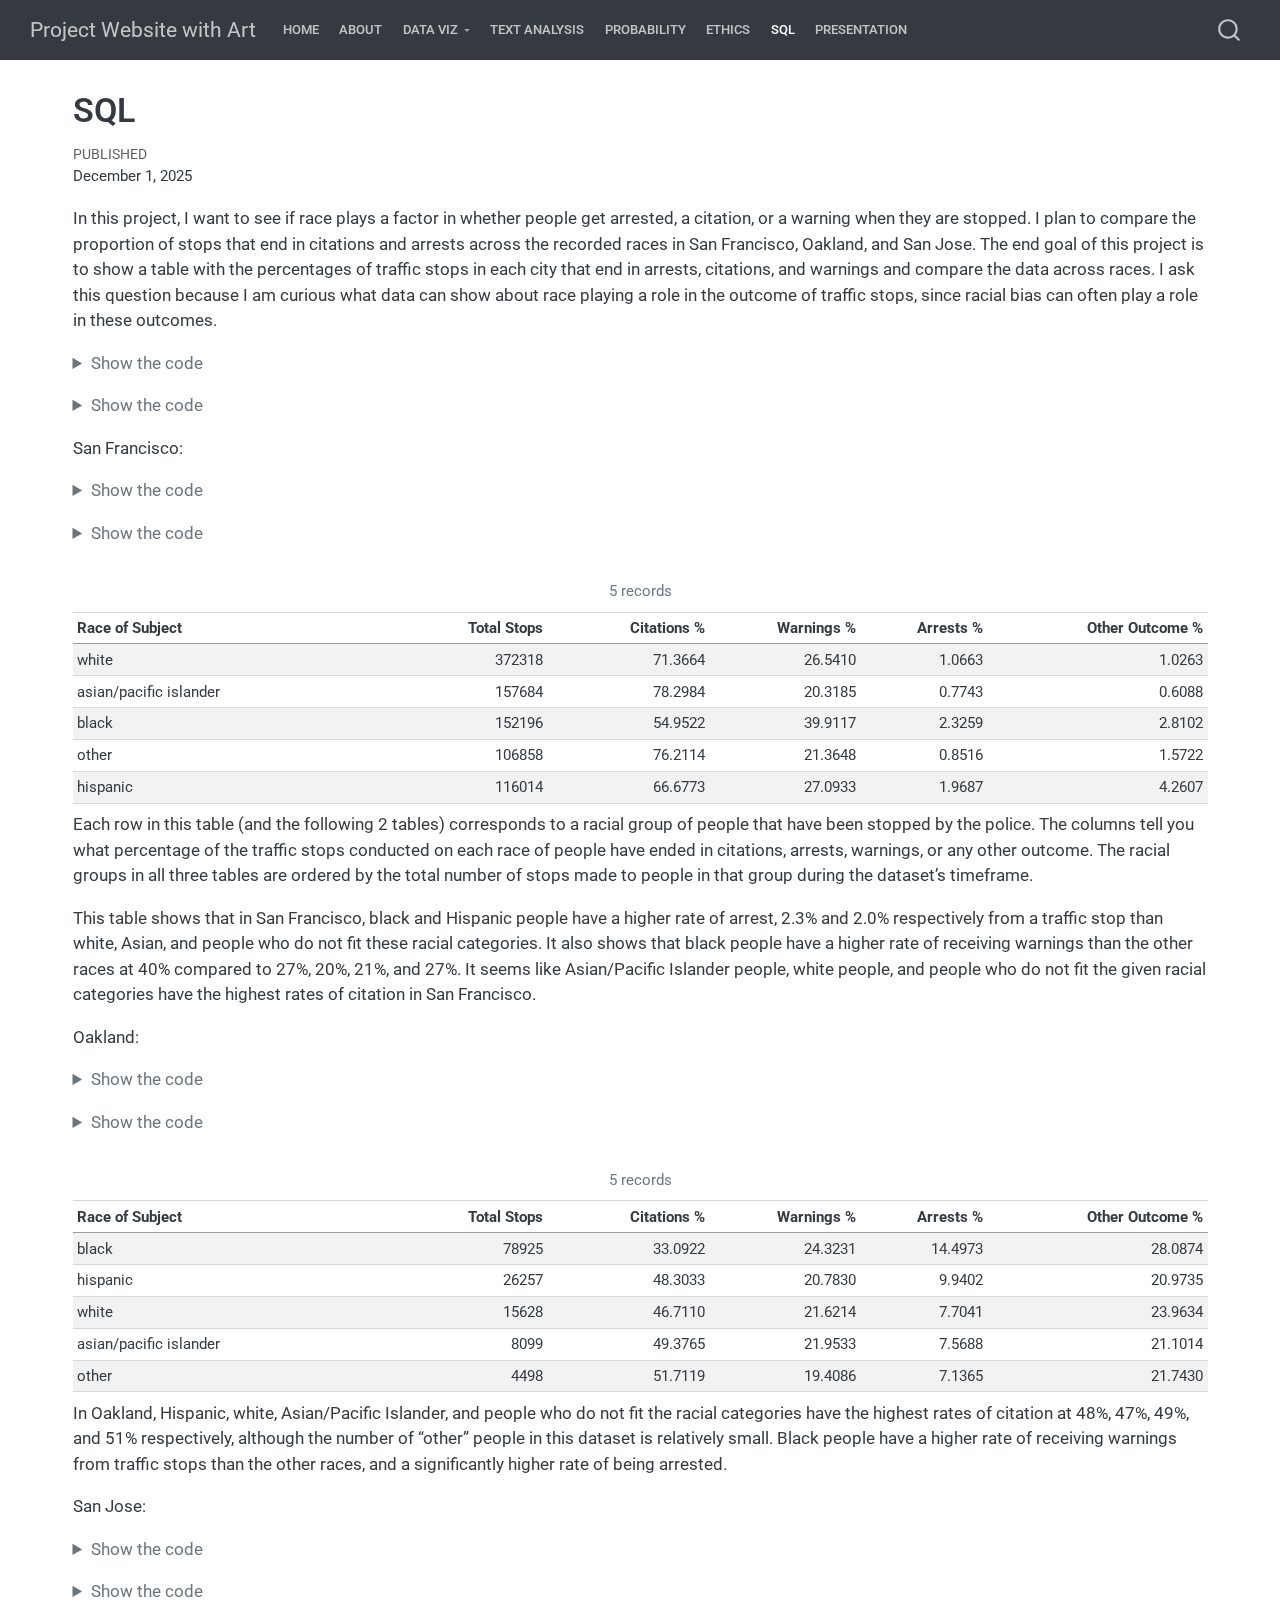
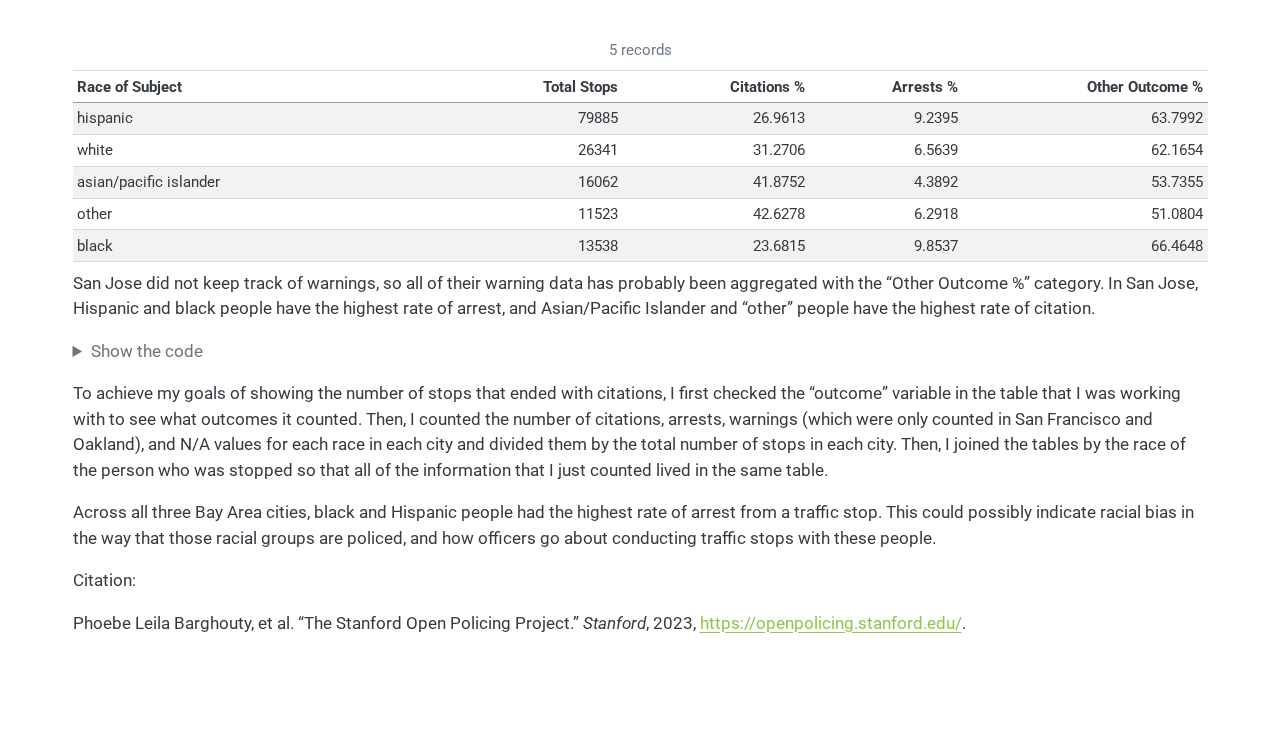
<file: docs/SQL.html>
<!DOCTYPE html>
<html xmlns="http://www.w3.org/1999/xhtml" lang="en" xml:lang="en"><head>

<meta charset="utf-8">
<meta name="generator" content="quarto-1.7.32">

<meta name="viewport" content="width=device-width, initial-scale=1.0, user-scalable=yes">

<meta name="dcterms.date" content="2025-12-01">

<title>SQL – Project Website with Art</title>
<style>
code{white-space: pre-wrap;}
span.smallcaps{font-variant: small-caps;}
div.columns{display: flex; gap: min(4vw, 1.5em);}
div.column{flex: auto; overflow-x: auto;}
div.hanging-indent{margin-left: 1.5em; text-indent: -1.5em;}
ul.task-list{list-style: none;}
ul.task-list li input[type="checkbox"] {
  width: 0.8em;
  margin: 0 0.8em 0.2em -1em; /* quarto-specific, see https://github.com/quarto-dev/quarto-cli/issues/4556 */ 
  vertical-align: middle;
}
/* CSS for syntax highlighting */
html { -webkit-text-size-adjust: 100%; }
pre > code.sourceCode { white-space: pre; position: relative; }
pre > code.sourceCode > span { display: inline-block; line-height: 1.25; }
pre > code.sourceCode > span:empty { height: 1.2em; }
.sourceCode { overflow: visible; }
code.sourceCode > span { color: inherit; text-decoration: inherit; }
div.sourceCode { margin: 1em 0; }
pre.sourceCode { margin: 0; }
@media screen {
div.sourceCode { overflow: auto; }
}
@media print {
pre > code.sourceCode { white-space: pre-wrap; }
pre > code.sourceCode > span { text-indent: -5em; padding-left: 5em; }
}
pre.numberSource code
  { counter-reset: source-line 0; }
pre.numberSource code > span
  { position: relative; left: -4em; counter-increment: source-line; }
pre.numberSource code > span > a:first-child::before
  { content: counter(source-line);
    position: relative; left: -1em; text-align: right; vertical-align: baseline;
    border: none; display: inline-block;
    -webkit-touch-callout: none; -webkit-user-select: none;
    -khtml-user-select: none; -moz-user-select: none;
    -ms-user-select: none; user-select: none;
    padding: 0 4px; width: 4em;
  }
pre.numberSource { margin-left: 3em;  padding-left: 4px; }
div.sourceCode
  {   }
@media screen {
pre > code.sourceCode > span > a:first-child::before { text-decoration: underline; }
}
</style>


<script src="site_libs/quarto-nav/quarto-nav.js"></script>
<script src="site_libs/quarto-nav/headroom.min.js"></script>
<script src="site_libs/clipboard/clipboard.min.js"></script>
<script src="site_libs/quarto-search/autocomplete.umd.js"></script>
<script src="site_libs/quarto-search/fuse.min.js"></script>
<script src="site_libs/quarto-search/quarto-search.js"></script>
<meta name="quarto:offset" content="./">
<script src="site_libs/quarto-html/quarto.js" type="module"></script>
<script src="site_libs/quarto-html/tabsets/tabsets.js" type="module"></script>
<script src="site_libs/quarto-html/popper.min.js"></script>
<script src="site_libs/quarto-html/tippy.umd.min.js"></script>
<script src="site_libs/quarto-html/anchor.min.js"></script>
<link href="site_libs/quarto-html/tippy.css" rel="stylesheet">
<link href="site_libs/quarto-html/quarto-syntax-highlighting-37eea08aefeeee20ff55810ff984fec1.css" rel="stylesheet" id="quarto-text-highlighting-styles">
<script src="site_libs/bootstrap/bootstrap.min.js"></script>
<link href="site_libs/bootstrap/bootstrap-icons.css" rel="stylesheet">
<link href="site_libs/bootstrap/bootstrap-b8e0a70c4aface9ef3581a6292e99da6.min.css" rel="stylesheet" append-hash="true" id="quarto-bootstrap" data-mode="light">
<script id="quarto-search-options" type="application/json">{
  "location": "navbar",
  "copy-button": false,
  "collapse-after": 3,
  "panel-placement": "end",
  "type": "overlay",
  "limit": 50,
  "keyboard-shortcut": [
    "f",
    "/",
    "s"
  ],
  "show-item-context": false,
  "language": {
    "search-no-results-text": "No results",
    "search-matching-documents-text": "matching documents",
    "search-copy-link-title": "Copy link to search",
    "search-hide-matches-text": "Hide additional matches",
    "search-more-match-text": "more match in this document",
    "search-more-matches-text": "more matches in this document",
    "search-clear-button-title": "Clear",
    "search-text-placeholder": "",
    "search-detached-cancel-button-title": "Cancel",
    "search-submit-button-title": "Submit",
    "search-label": "Search"
  }
}</script>


<link rel="stylesheet" href="styles.css">
</head>

<body class="nav-fixed quarto-light">

<div id="quarto-search-results"></div>
  <header id="quarto-header" class="headroom fixed-top">
    <nav class="navbar navbar-expand-lg " data-bs-theme="dark">
      <div class="navbar-container container-fluid">
      <div class="navbar-brand-container mx-auto">
    <a class="navbar-brand" href="./index.html">
    <span class="navbar-title">Project Website with Art</span>
    </a>
  </div>
            <div id="quarto-search" class="" title="Search"></div>
          <button class="navbar-toggler" type="button" data-bs-toggle="collapse" data-bs-target="#navbarCollapse" aria-controls="navbarCollapse" role="menu" aria-expanded="false" aria-label="Toggle navigation" onclick="if (window.quartoToggleHeadroom) { window.quartoToggleHeadroom(); }">
  <span class="navbar-toggler-icon"></span>
</button>
          <div class="collapse navbar-collapse" id="navbarCollapse">
            <ul class="navbar-nav navbar-nav-scroll me-auto">
  <li class="nav-item">
    <a class="nav-link" href="./index.html"> 
<span class="menu-text">Home</span></a>
  </li>  
  <li class="nav-item">
    <a class="nav-link" href="./about.html"> 
<span class="menu-text">About</span></a>
  </li>  
  <li class="nav-item dropdown ">
    <a class="nav-link dropdown-toggle" href="#" id="nav-menu-data-viz" role="link" data-bs-toggle="dropdown" aria-expanded="false">
 <span class="menu-text">Data Viz</span>
    </a>
    <ul class="dropdown-menu" aria-labelledby="nav-menu-data-viz">    
        <li>
    <a class="dropdown-item" href="./CDC_Data.html">
 <span class="dropdown-text">CDC Data</span></a>
  </li>  
        <li>
    <a class="dropdown-item" href="./Water_Insecurity.html">
 <span class="dropdown-text">Water Insecurity</span></a>
  </li>  
    </ul>
  </li>
  <li class="nav-item">
    <a class="nav-link" href="./Text_analysis.html"> 
<span class="menu-text">Text Analysis</span></a>
  </li>  
  <li class="nav-item">
    <a class="nav-link" href="./Probability.html"> 
<span class="menu-text">Probability</span></a>
  </li>  
  <li class="nav-item">
    <a class="nav-link" href="./Ethics.html"> 
<span class="menu-text">Ethics</span></a>
  </li>  
  <li class="nav-item">
    <a class="nav-link active" href="./SQL.html" aria-current="page"> 
<span class="menu-text">SQL</span></a>
  </li>  
  <li class="nav-item">
    <a class="nav-link" href="./Presentation.html"> 
<span class="menu-text">Presentation</span></a>
  </li>  
</ul>
          </div> <!-- /navcollapse -->
            <div class="quarto-navbar-tools">
</div>
      </div> <!-- /container-fluid -->
    </nav>
</header>
<!-- content -->
<div id="quarto-content" class="quarto-container page-columns page-rows-contents page-layout-full page-navbar">
<!-- sidebar -->
<!-- margin-sidebar -->
    <div id="quarto-margin-sidebar" class="sidebar margin-sidebar zindex-bottom">
        
    </div>
<!-- main -->
<main class="content column-page" id="quarto-document-content">

<header id="title-block-header" class="quarto-title-block default">
<div class="quarto-title">
<h1 class="title">SQL</h1>
</div>



<div class="quarto-title-meta column-page">

    
    <div>
    <div class="quarto-title-meta-heading">Published</div>
    <div class="quarto-title-meta-contents">
      <p class="date">December 1, 2025</p>
    </div>
  </div>
  
    
  </div>
  


</header>


<p>In this project, I want to see if race plays a factor in whether people get arrested, a citation, or a warning when they are stopped. I plan to compare the proportion of stops that end in citations and arrests across the recorded races in San Francisco, Oakland, and San Jose. The end goal of this project is to show a table with the percentages of traffic stops in each city that end in arrests, citations, and warnings and compare the data across races. I ask this question because I am curious what data can show about race playing a role in the outcome of traffic stops, since racial bias can often play a role in these outcomes.</p>
<div class="cell">
<details class="code-fold">
<summary>Show the code</summary>
<div class="sourceCode cell-code" id="cb1"><pre class="sourceCode r code-with-copy"><code class="sourceCode r"><span id="cb1-1"><a href="#cb1-1" aria-hidden="true" tabindex="-1"></a><span class="fu">library</span>(tidyverse)</span>
<span id="cb1-2"><a href="#cb1-2" aria-hidden="true" tabindex="-1"></a><span class="fu">library</span>(RMariaDB)</span>
<span id="cb1-3"><a href="#cb1-3" aria-hidden="true" tabindex="-1"></a><span class="fu">library</span>(DBI)</span>
<span id="cb1-4"><a href="#cb1-4" aria-hidden="true" tabindex="-1"></a>con_traffic <span class="ot">&lt;-</span> DBI<span class="sc">::</span><span class="fu">dbConnect</span>(</span>
<span id="cb1-5"><a href="#cb1-5" aria-hidden="true" tabindex="-1"></a>  RMariaDB<span class="sc">::</span><span class="fu">MariaDB</span>(),</span>
<span id="cb1-6"><a href="#cb1-6" aria-hidden="true" tabindex="-1"></a>  <span class="at">dbname =</span> <span class="st">"traffic"</span>,</span>
<span id="cb1-7"><a href="#cb1-7" aria-hidden="true" tabindex="-1"></a>  <span class="at">host =</span> <span class="fu">Sys.getenv</span>(<span class="st">"TRAFFIC_HOST"</span>),</span>
<span id="cb1-8"><a href="#cb1-8" aria-hidden="true" tabindex="-1"></a>  <span class="at">user =</span> <span class="fu">Sys.getenv</span>(<span class="st">"TRAFFIC_USER"</span>),</span>
<span id="cb1-9"><a href="#cb1-9" aria-hidden="true" tabindex="-1"></a>  <span class="at">password =</span> <span class="fu">Sys.getenv</span>(<span class="st">"TRAFFIC_PWD"</span>)</span>
<span id="cb1-10"><a href="#cb1-10" aria-hidden="true" tabindex="-1"></a>)</span></code><button title="Copy to Clipboard" class="code-copy-button"><i class="bi"></i></button></pre></div>
</details>
</div>
<div class="cell" data-output.var="table_list">
<details class="code-fold">
<summary>Show the code</summary>
<div class="sourceCode cell-code" id="cb2"><pre class="sourceCode sql code-with-copy"><code class="sourceCode sql"><span id="cb2-1"><a href="#cb2-1" aria-hidden="true" tabindex="-1"></a>SHOW <span class="kw">tables</span></span></code><button title="Copy to Clipboard" class="code-copy-button"><i class="bi"></i></button></pre></div>
</details>
</div>
<p>San Francisco:</p>
<div class="cell" data-output.var="outcome_check_SF">
<details class="code-fold">
<summary>Show the code</summary>
<div class="sourceCode cell-code" id="cb3"><pre class="sourceCode sql code-with-copy"><code class="sourceCode sql"><span id="cb3-1"><a href="#cb3-1" aria-hidden="true" tabindex="-1"></a><span class="kw">SELECT</span> outcome, <span class="fu">COUNT</span>(<span class="op">*</span>) <span class="kw">AS</span> n</span>
<span id="cb3-2"><a href="#cb3-2" aria-hidden="true" tabindex="-1"></a><span class="kw">FROM</span> ca_san_francisco_2020_04_01</span>
<span id="cb3-3"><a href="#cb3-3" aria-hidden="true" tabindex="-1"></a><span class="kw">GROUP</span> <span class="kw">BY</span> outcome;</span></code><button title="Copy to Clipboard" class="code-copy-button"><i class="bi"></i></button></pre></div>
</details>
</div>
<div class="cell">
<details class="code-fold">
<summary>Show the code</summary>
<div class="sourceCode cell-code" id="cb4"><pre class="sourceCode sql code-with-copy"><code class="sourceCode sql"><span id="cb4-1"><a href="#cb4-1" aria-hidden="true" tabindex="-1"></a><span class="kw">SELECT</span> citable.subject_race <span class="kw">AS</span> <span class="st">'Race of Subject'</span>,</span>
<span id="cb4-2"><a href="#cb4-2" aria-hidden="true" tabindex="-1"></a>        total.number_stops <span class="kw">AS</span> <span class="st">'Total Stops'</span>,</span>
<span id="cb4-3"><a href="#cb4-3" aria-hidden="true" tabindex="-1"></a>        citable.number_citations <span class="op">/</span> total.number_stops <span class="op">*</span> <span class="dv">100</span> <span class="kw">AS</span> <span class="st">'Citations %'</span>,</span>
<span id="cb4-4"><a href="#cb4-4" aria-hidden="true" tabindex="-1"></a>        warntable.number_warnings <span class="op">/</span> total.number_stops <span class="op">*</span> <span class="dv">100</span> <span class="kw">AS</span> <span class="st">'Warnings %'</span>,</span>
<span id="cb4-5"><a href="#cb4-5" aria-hidden="true" tabindex="-1"></a>        arrest.number_arrest <span class="op">/</span> total.number_stops <span class="op">*</span> <span class="dv">100</span> <span class="kw">AS</span> <span class="st">'Arrests %'</span>,</span>
<span id="cb4-6"><a href="#cb4-6" aria-hidden="true" tabindex="-1"></a>        na.null_stops <span class="op">/</span> total.number_stops <span class="op">*</span> <span class="dv">100</span> <span class="kw">AS</span> <span class="st">'Other Outcome %'</span></span>
<span id="cb4-7"><a href="#cb4-7" aria-hidden="true" tabindex="-1"></a>        </span>
<span id="cb4-8"><a href="#cb4-8" aria-hidden="true" tabindex="-1"></a><span class="kw">FROM</span>(</span>
<span id="cb4-9"><a href="#cb4-9" aria-hidden="true" tabindex="-1"></a><span class="kw">SELECT</span> subject_race,</span>
<span id="cb4-10"><a href="#cb4-10" aria-hidden="true" tabindex="-1"></a><span class="fu">COUNT</span>(<span class="op">*</span>) <span class="kw">AS</span> number_citations</span>
<span id="cb4-11"><a href="#cb4-11" aria-hidden="true" tabindex="-1"></a><span class="kw">FROM</span> ca_san_francisco_2020_04_01 </span>
<span id="cb4-12"><a href="#cb4-12" aria-hidden="true" tabindex="-1"></a><span class="kw">WHERE</span> outcome <span class="op">=</span> <span class="st">'citation'</span></span>
<span id="cb4-13"><a href="#cb4-13" aria-hidden="true" tabindex="-1"></a><span class="kw">GROUP</span> <span class="kw">BY</span> subject_race</span>
<span id="cb4-14"><a href="#cb4-14" aria-hidden="true" tabindex="-1"></a>) <span class="kw">AS</span> citable</span>
<span id="cb4-15"><a href="#cb4-15" aria-hidden="true" tabindex="-1"></a></span>
<span id="cb4-16"><a href="#cb4-16" aria-hidden="true" tabindex="-1"></a><span class="kw">JOIN</span> </span>
<span id="cb4-17"><a href="#cb4-17" aria-hidden="true" tabindex="-1"></a></span>
<span id="cb4-18"><a href="#cb4-18" aria-hidden="true" tabindex="-1"></a>(<span class="kw">SELECT</span> subject_race,</span>
<span id="cb4-19"><a href="#cb4-19" aria-hidden="true" tabindex="-1"></a><span class="fu">COUNT</span>(<span class="op">*</span>) <span class="kw">AS</span> number_warnings</span>
<span id="cb4-20"><a href="#cb4-20" aria-hidden="true" tabindex="-1"></a><span class="kw">FROM</span> ca_san_francisco_2020_04_01</span>
<span id="cb4-21"><a href="#cb4-21" aria-hidden="true" tabindex="-1"></a><span class="kw">WHERE</span> outcome <span class="op">=</span> <span class="st">'warning'</span></span>
<span id="cb4-22"><a href="#cb4-22" aria-hidden="true" tabindex="-1"></a><span class="kw">GROUP</span> <span class="kw">BY</span> subject_race) <span class="kw">AS</span> warntable <span class="kw">ON</span> citable.subject_race <span class="op">=</span> warntable.subject_race</span>
<span id="cb4-23"><a href="#cb4-23" aria-hidden="true" tabindex="-1"></a></span>
<span id="cb4-24"><a href="#cb4-24" aria-hidden="true" tabindex="-1"></a><span class="kw">JOIN</span></span>
<span id="cb4-25"><a href="#cb4-25" aria-hidden="true" tabindex="-1"></a></span>
<span id="cb4-26"><a href="#cb4-26" aria-hidden="true" tabindex="-1"></a>(<span class="kw">SELECT</span> subject_race,</span>
<span id="cb4-27"><a href="#cb4-27" aria-hidden="true" tabindex="-1"></a><span class="fu">COUNT</span>(<span class="op">*</span>) <span class="kw">AS</span> number_arrest</span>
<span id="cb4-28"><a href="#cb4-28" aria-hidden="true" tabindex="-1"></a><span class="kw">FROM</span> ca_san_francisco_2020_04_01</span>
<span id="cb4-29"><a href="#cb4-29" aria-hidden="true" tabindex="-1"></a><span class="kw">WHERE</span> outcome <span class="op">!=</span> <span class="st">'warning'</span> <span class="kw">AND</span> outcome <span class="op">!=</span> <span class="st">'citation'</span></span>
<span id="cb4-30"><a href="#cb4-30" aria-hidden="true" tabindex="-1"></a><span class="kw">GROUP</span> <span class="kw">BY</span> subject_race) <span class="kw">AS</span> arrest <span class="kw">ON</span> citable.subject_race <span class="op">=</span> arrest.subject_race</span>
<span id="cb4-31"><a href="#cb4-31" aria-hidden="true" tabindex="-1"></a></span>
<span id="cb4-32"><a href="#cb4-32" aria-hidden="true" tabindex="-1"></a><span class="kw">JOIN</span></span>
<span id="cb4-33"><a href="#cb4-33" aria-hidden="true" tabindex="-1"></a></span>
<span id="cb4-34"><a href="#cb4-34" aria-hidden="true" tabindex="-1"></a>(<span class="kw">SELECT</span> subject_race,</span>
<span id="cb4-35"><a href="#cb4-35" aria-hidden="true" tabindex="-1"></a><span class="fu">COUNT</span>(<span class="op">*</span>) <span class="kw">AS</span> number_stops</span>
<span id="cb4-36"><a href="#cb4-36" aria-hidden="true" tabindex="-1"></a><span class="kw">FROM</span> ca_san_francisco_2020_04_01</span>
<span id="cb4-37"><a href="#cb4-37" aria-hidden="true" tabindex="-1"></a><span class="kw">GROUP</span> <span class="kw">BY</span> subject_race) <span class="kw">AS</span> total <span class="kw">ON</span> citable.subject_race <span class="op">=</span> total.subject_race</span>
<span id="cb4-38"><a href="#cb4-38" aria-hidden="true" tabindex="-1"></a></span>
<span id="cb4-39"><a href="#cb4-39" aria-hidden="true" tabindex="-1"></a><span class="kw">JOIN</span></span>
<span id="cb4-40"><a href="#cb4-40" aria-hidden="true" tabindex="-1"></a></span>
<span id="cb4-41"><a href="#cb4-41" aria-hidden="true" tabindex="-1"></a>(<span class="kw">SELECT</span> subject_race,</span>
<span id="cb4-42"><a href="#cb4-42" aria-hidden="true" tabindex="-1"></a><span class="fu">COUNT</span>(<span class="op">*</span>) <span class="kw">AS</span> null_stops</span>
<span id="cb4-43"><a href="#cb4-43" aria-hidden="true" tabindex="-1"></a><span class="kw">FROM</span> ca_san_francisco_2020_04_01</span>
<span id="cb4-44"><a href="#cb4-44" aria-hidden="true" tabindex="-1"></a><span class="kw">WHERE</span> outcome <span class="kw">IS</span> <span class="kw">NULL</span></span>
<span id="cb4-45"><a href="#cb4-45" aria-hidden="true" tabindex="-1"></a><span class="kw">GROUP</span> <span class="kw">BY</span> subject_race) <span class="kw">AS</span> na <span class="kw">ON</span> citable.subject_race <span class="op">=</span> na.subject_race</span>
<span id="cb4-46"><a href="#cb4-46" aria-hidden="true" tabindex="-1"></a></span>
<span id="cb4-47"><a href="#cb4-47" aria-hidden="true" tabindex="-1"></a><span class="kw">ORDER</span> <span class="kw">BY</span> citable.number_citations <span class="kw">DESC</span>;</span></code><button title="Copy to Clipboard" class="code-copy-button"><i class="bi"></i></button></pre></div>
</details>
<div class="cell-output-display">
<table class="caption-top table table-sm table-striped small">
<caption>5 records</caption>
<colgroup>
<col style="width: 27%">
<col style="width: 14%">
<col style="width: 14%">
<col style="width: 13%">
<col style="width: 11%">
<col style="width: 19%">
</colgroup>
<thead>
<tr class="header">
<th style="text-align: left;">Race of Subject</th>
<th style="text-align: right;">Total Stops</th>
<th style="text-align: right;">Citations %</th>
<th style="text-align: right;">Warnings %</th>
<th style="text-align: right;">Arrests %</th>
<th style="text-align: right;">Other Outcome %</th>
</tr>
</thead>
<tbody>
<tr class="odd">
<td style="text-align: left;">white</td>
<td style="text-align: right;">372318</td>
<td style="text-align: right;">71.3664</td>
<td style="text-align: right;">26.5410</td>
<td style="text-align: right;">1.0663</td>
<td style="text-align: right;">1.0263</td>
</tr>
<tr class="even">
<td style="text-align: left;">asian/pacific islander</td>
<td style="text-align: right;">157684</td>
<td style="text-align: right;">78.2984</td>
<td style="text-align: right;">20.3185</td>
<td style="text-align: right;">0.7743</td>
<td style="text-align: right;">0.6088</td>
</tr>
<tr class="odd">
<td style="text-align: left;">black</td>
<td style="text-align: right;">152196</td>
<td style="text-align: right;">54.9522</td>
<td style="text-align: right;">39.9117</td>
<td style="text-align: right;">2.3259</td>
<td style="text-align: right;">2.8102</td>
</tr>
<tr class="even">
<td style="text-align: left;">other</td>
<td style="text-align: right;">106858</td>
<td style="text-align: right;">76.2114</td>
<td style="text-align: right;">21.3648</td>
<td style="text-align: right;">0.8516</td>
<td style="text-align: right;">1.5722</td>
</tr>
<tr class="odd">
<td style="text-align: left;">hispanic</td>
<td style="text-align: right;">116014</td>
<td style="text-align: right;">66.6773</td>
<td style="text-align: right;">27.0933</td>
<td style="text-align: right;">1.9687</td>
<td style="text-align: right;">4.2607</td>
</tr>
</tbody>
</table>
</div>
</div>
<p>Each row in this table (and the following 2 tables) corresponds to a racial group of people that have been stopped by the police. The columns tell you what percentage of the traffic stops conducted on each race of people have ended in citations, arrests, warnings, or any other outcome. The racial groups in all three tables are ordered by the total number of stops made to people in that group during the dataset’s timeframe.</p>
<p>This table shows that in San Francisco, black and Hispanic people have a higher rate of arrest, 2.3% and 2.0% respectively from a traffic stop than white, Asian, and people who do not fit these racial categories. It also shows that black people have a higher rate of receiving warnings than the other races at 40% compared to 27%, 20%, 21%, and 27%. It seems like Asian/Pacific Islander people, white people, and people who do not fit the given racial categories have the highest rates of citation in San Francisco.</p>
<p>Oakland:</p>
<div class="cell" data-output.var="outcome_check_oak">
<details class="code-fold">
<summary>Show the code</summary>
<div class="sourceCode cell-code" id="cb5"><pre class="sourceCode sql code-with-copy"><code class="sourceCode sql"><span id="cb5-1"><a href="#cb5-1" aria-hidden="true" tabindex="-1"></a><span class="kw">SELECT</span> outcome, <span class="fu">COUNT</span>(<span class="op">*</span>) <span class="kw">AS</span> n</span>
<span id="cb5-2"><a href="#cb5-2" aria-hidden="true" tabindex="-1"></a><span class="kw">FROM</span> ca_oakland_2020_04_01</span>
<span id="cb5-3"><a href="#cb5-3" aria-hidden="true" tabindex="-1"></a><span class="kw">GROUP</span> <span class="kw">BY</span> outcome;</span></code><button title="Copy to Clipboard" class="code-copy-button"><i class="bi"></i></button></pre></div>
</details>
</div>
<div class="cell">
<details class="code-fold">
<summary>Show the code</summary>
<div class="sourceCode cell-code" id="cb6"><pre class="sourceCode sql code-with-copy"><code class="sourceCode sql"><span id="cb6-1"><a href="#cb6-1" aria-hidden="true" tabindex="-1"></a><span class="kw">SELECT</span> citable.subject_race <span class="kw">AS</span> <span class="st">'Race of Subject'</span>,</span>
<span id="cb6-2"><a href="#cb6-2" aria-hidden="true" tabindex="-1"></a>        total.number_stops <span class="kw">AS</span> <span class="st">'Total Stops'</span>,</span>
<span id="cb6-3"><a href="#cb6-3" aria-hidden="true" tabindex="-1"></a>        citable.number_citations <span class="op">/</span> total.number_stops <span class="op">*</span> <span class="dv">100</span> <span class="kw">AS</span> <span class="st">'Citations %'</span>,</span>
<span id="cb6-4"><a href="#cb6-4" aria-hidden="true" tabindex="-1"></a>        warntable.number_warnings <span class="op">/</span> total.number_stops <span class="op">*</span> <span class="dv">100</span> <span class="kw">AS</span> <span class="st">'Warnings %'</span>,</span>
<span id="cb6-5"><a href="#cb6-5" aria-hidden="true" tabindex="-1"></a>        arrest.number_arrest <span class="op">/</span> total.number_stops <span class="op">*</span> <span class="dv">100</span> <span class="kw">AS</span> <span class="st">'Arrests %'</span>,</span>
<span id="cb6-6"><a href="#cb6-6" aria-hidden="true" tabindex="-1"></a>        na.null_stops <span class="op">/</span> total.number_stops <span class="op">*</span> <span class="dv">100</span> <span class="kw">AS</span> <span class="st">'Other Outcome %'</span></span>
<span id="cb6-7"><a href="#cb6-7" aria-hidden="true" tabindex="-1"></a>        </span>
<span id="cb6-8"><a href="#cb6-8" aria-hidden="true" tabindex="-1"></a><span class="kw">FROM</span>(</span>
<span id="cb6-9"><a href="#cb6-9" aria-hidden="true" tabindex="-1"></a><span class="kw">SELECT</span> subject_race,</span>
<span id="cb6-10"><a href="#cb6-10" aria-hidden="true" tabindex="-1"></a><span class="fu">COUNT</span>(<span class="op">*</span>) <span class="kw">AS</span> number_citations</span>
<span id="cb6-11"><a href="#cb6-11" aria-hidden="true" tabindex="-1"></a><span class="kw">FROM</span> ca_oakland_2020_04_01 </span>
<span id="cb6-12"><a href="#cb6-12" aria-hidden="true" tabindex="-1"></a><span class="kw">WHERE</span> outcome <span class="op">=</span> <span class="st">'citation'</span></span>
<span id="cb6-13"><a href="#cb6-13" aria-hidden="true" tabindex="-1"></a><span class="kw">GROUP</span> <span class="kw">BY</span> subject_race</span>
<span id="cb6-14"><a href="#cb6-14" aria-hidden="true" tabindex="-1"></a>) <span class="kw">AS</span> citable</span>
<span id="cb6-15"><a href="#cb6-15" aria-hidden="true" tabindex="-1"></a></span>
<span id="cb6-16"><a href="#cb6-16" aria-hidden="true" tabindex="-1"></a><span class="kw">JOIN</span> </span>
<span id="cb6-17"><a href="#cb6-17" aria-hidden="true" tabindex="-1"></a></span>
<span id="cb6-18"><a href="#cb6-18" aria-hidden="true" tabindex="-1"></a>(<span class="kw">SELECT</span> subject_race,</span>
<span id="cb6-19"><a href="#cb6-19" aria-hidden="true" tabindex="-1"></a><span class="fu">COUNT</span>(<span class="op">*</span>) <span class="kw">AS</span> number_warnings</span>
<span id="cb6-20"><a href="#cb6-20" aria-hidden="true" tabindex="-1"></a><span class="kw">FROM</span> ca_oakland_2020_04_01</span>
<span id="cb6-21"><a href="#cb6-21" aria-hidden="true" tabindex="-1"></a><span class="kw">WHERE</span> outcome <span class="op">=</span> <span class="st">'warning'</span></span>
<span id="cb6-22"><a href="#cb6-22" aria-hidden="true" tabindex="-1"></a><span class="kw">GROUP</span> <span class="kw">BY</span> subject_race) <span class="kw">AS</span> warntable <span class="kw">ON</span> citable.subject_race <span class="op">=</span> warntable.subject_race</span>
<span id="cb6-23"><a href="#cb6-23" aria-hidden="true" tabindex="-1"></a></span>
<span id="cb6-24"><a href="#cb6-24" aria-hidden="true" tabindex="-1"></a><span class="kw">JOIN</span></span>
<span id="cb6-25"><a href="#cb6-25" aria-hidden="true" tabindex="-1"></a></span>
<span id="cb6-26"><a href="#cb6-26" aria-hidden="true" tabindex="-1"></a>(<span class="kw">SELECT</span> subject_race,</span>
<span id="cb6-27"><a href="#cb6-27" aria-hidden="true" tabindex="-1"></a><span class="fu">COUNT</span>(<span class="op">*</span>) <span class="kw">AS</span> number_arrest</span>
<span id="cb6-28"><a href="#cb6-28" aria-hidden="true" tabindex="-1"></a><span class="kw">FROM</span> ca_oakland_2020_04_01</span>
<span id="cb6-29"><a href="#cb6-29" aria-hidden="true" tabindex="-1"></a><span class="kw">WHERE</span> outcome <span class="op">!=</span> <span class="st">'warning'</span> <span class="kw">AND</span> outcome <span class="op">!=</span> <span class="st">'citation'</span></span>
<span id="cb6-30"><a href="#cb6-30" aria-hidden="true" tabindex="-1"></a><span class="kw">GROUP</span> <span class="kw">BY</span> subject_race) <span class="kw">AS</span> arrest <span class="kw">ON</span> citable.subject_race <span class="op">=</span> arrest.subject_race</span>
<span id="cb6-31"><a href="#cb6-31" aria-hidden="true" tabindex="-1"></a></span>
<span id="cb6-32"><a href="#cb6-32" aria-hidden="true" tabindex="-1"></a><span class="kw">JOIN</span></span>
<span id="cb6-33"><a href="#cb6-33" aria-hidden="true" tabindex="-1"></a></span>
<span id="cb6-34"><a href="#cb6-34" aria-hidden="true" tabindex="-1"></a>(<span class="kw">SELECT</span> subject_race,</span>
<span id="cb6-35"><a href="#cb6-35" aria-hidden="true" tabindex="-1"></a><span class="fu">COUNT</span>(<span class="op">*</span>) <span class="kw">AS</span> number_stops</span>
<span id="cb6-36"><a href="#cb6-36" aria-hidden="true" tabindex="-1"></a><span class="kw">FROM</span> ca_oakland_2020_04_01</span>
<span id="cb6-37"><a href="#cb6-37" aria-hidden="true" tabindex="-1"></a><span class="kw">GROUP</span> <span class="kw">BY</span> subject_race) <span class="kw">AS</span> total <span class="kw">ON</span> citable.subject_race <span class="op">=</span> total.subject_race</span>
<span id="cb6-38"><a href="#cb6-38" aria-hidden="true" tabindex="-1"></a></span>
<span id="cb6-39"><a href="#cb6-39" aria-hidden="true" tabindex="-1"></a><span class="kw">JOIN</span></span>
<span id="cb6-40"><a href="#cb6-40" aria-hidden="true" tabindex="-1"></a></span>
<span id="cb6-41"><a href="#cb6-41" aria-hidden="true" tabindex="-1"></a>(<span class="kw">SELECT</span> subject_race,</span>
<span id="cb6-42"><a href="#cb6-42" aria-hidden="true" tabindex="-1"></a><span class="fu">COUNT</span>(<span class="op">*</span>) <span class="kw">AS</span> null_stops</span>
<span id="cb6-43"><a href="#cb6-43" aria-hidden="true" tabindex="-1"></a><span class="kw">FROM</span> ca_oakland_2020_04_01</span>
<span id="cb6-44"><a href="#cb6-44" aria-hidden="true" tabindex="-1"></a><span class="kw">WHERE</span> outcome <span class="kw">IS</span> <span class="kw">NULL</span></span>
<span id="cb6-45"><a href="#cb6-45" aria-hidden="true" tabindex="-1"></a><span class="kw">GROUP</span> <span class="kw">BY</span> subject_race) <span class="kw">AS</span> na <span class="kw">ON</span> citable.subject_race <span class="op">=</span> na.subject_race</span>
<span id="cb6-46"><a href="#cb6-46" aria-hidden="true" tabindex="-1"></a></span>
<span id="cb6-47"><a href="#cb6-47" aria-hidden="true" tabindex="-1"></a><span class="kw">ORDER</span> <span class="kw">BY</span> citable.number_citations <span class="kw">DESC</span> </span>
<span id="cb6-48"><a href="#cb6-48" aria-hidden="true" tabindex="-1"></a>;</span></code><button title="Copy to Clipboard" class="code-copy-button"><i class="bi"></i></button></pre></div>
</details>
<div class="cell-output-display">
<table class="caption-top table table-sm table-striped small">
<caption>5 records</caption>
<colgroup>
<col style="width: 27%">
<col style="width: 14%">
<col style="width: 14%">
<col style="width: 13%">
<col style="width: 11%">
<col style="width: 19%">
</colgroup>
<thead>
<tr class="header">
<th style="text-align: left;">Race of Subject</th>
<th style="text-align: right;">Total Stops</th>
<th style="text-align: right;">Citations %</th>
<th style="text-align: right;">Warnings %</th>
<th style="text-align: right;">Arrests %</th>
<th style="text-align: right;">Other Outcome %</th>
</tr>
</thead>
<tbody>
<tr class="odd">
<td style="text-align: left;">black</td>
<td style="text-align: right;">78925</td>
<td style="text-align: right;">33.0922</td>
<td style="text-align: right;">24.3231</td>
<td style="text-align: right;">14.4973</td>
<td style="text-align: right;">28.0874</td>
</tr>
<tr class="even">
<td style="text-align: left;">hispanic</td>
<td style="text-align: right;">26257</td>
<td style="text-align: right;">48.3033</td>
<td style="text-align: right;">20.7830</td>
<td style="text-align: right;">9.9402</td>
<td style="text-align: right;">20.9735</td>
</tr>
<tr class="odd">
<td style="text-align: left;">white</td>
<td style="text-align: right;">15628</td>
<td style="text-align: right;">46.7110</td>
<td style="text-align: right;">21.6214</td>
<td style="text-align: right;">7.7041</td>
<td style="text-align: right;">23.9634</td>
</tr>
<tr class="even">
<td style="text-align: left;">asian/pacific islander</td>
<td style="text-align: right;">8099</td>
<td style="text-align: right;">49.3765</td>
<td style="text-align: right;">21.9533</td>
<td style="text-align: right;">7.5688</td>
<td style="text-align: right;">21.1014</td>
</tr>
<tr class="odd">
<td style="text-align: left;">other</td>
<td style="text-align: right;">4498</td>
<td style="text-align: right;">51.7119</td>
<td style="text-align: right;">19.4086</td>
<td style="text-align: right;">7.1365</td>
<td style="text-align: right;">21.7430</td>
</tr>
</tbody>
</table>
</div>
</div>
<p>In Oakland, Hispanic, white, Asian/Pacific Islander, and people who do not fit the racial categories have the highest rates of citation at 48%, 47%, 49%, and 51% respectively, although the number of “other” people in this dataset is relatively small. Black people have a higher rate of receiving warnings from traffic stops than the other races, and a significantly higher rate of being arrested.</p>
<p>San Jose:</p>
<div class="cell" data-output.var="outcome_check_sj">
<details class="code-fold">
<summary>Show the code</summary>
<div class="sourceCode cell-code" id="cb7"><pre class="sourceCode sql code-with-copy"><code class="sourceCode sql"><span id="cb7-1"><a href="#cb7-1" aria-hidden="true" tabindex="-1"></a><span class="kw">SELECT</span> outcome, <span class="fu">COUNT</span>(<span class="op">*</span>) <span class="kw">AS</span> n</span>
<span id="cb7-2"><a href="#cb7-2" aria-hidden="true" tabindex="-1"></a><span class="kw">FROM</span> ca_san_jose_2020_04_01</span>
<span id="cb7-3"><a href="#cb7-3" aria-hidden="true" tabindex="-1"></a><span class="kw">GROUP</span> <span class="kw">BY</span> outcome;</span></code><button title="Copy to Clipboard" class="code-copy-button"><i class="bi"></i></button></pre></div>
</details>
</div>
<div class="cell">
<details class="code-fold">
<summary>Show the code</summary>
<div class="sourceCode cell-code" id="cb8"><pre class="sourceCode sql code-with-copy"><code class="sourceCode sql"><span id="cb8-1"><a href="#cb8-1" aria-hidden="true" tabindex="-1"></a><span class="kw">SELECT</span> citable.subject_race  <span class="kw">AS</span> <span class="st">'Race of Subject'</span>,</span>
<span id="cb8-2"><a href="#cb8-2" aria-hidden="true" tabindex="-1"></a>        total.number_stops <span class="kw">AS</span> <span class="st">'Total Stops'</span>,</span>
<span id="cb8-3"><a href="#cb8-3" aria-hidden="true" tabindex="-1"></a>        citable.number_citations <span class="op">/</span> total.number_stops <span class="op">*</span> <span class="dv">100</span> <span class="kw">AS</span> <span class="st">'Citations %'</span>,</span>
<span id="cb8-4"><a href="#cb8-4" aria-hidden="true" tabindex="-1"></a>        arrest.number_arrest <span class="op">/</span> total.number_stops <span class="op">*</span> <span class="dv">100</span> <span class="kw">AS</span> <span class="st">'Arrests %'</span>,</span>
<span id="cb8-5"><a href="#cb8-5" aria-hidden="true" tabindex="-1"></a>        na.null_stops <span class="op">/</span> total.number_stops <span class="op">*</span> <span class="dv">100</span> <span class="kw">AS</span> <span class="st">'Other Outcome %'</span></span>
<span id="cb8-6"><a href="#cb8-6" aria-hidden="true" tabindex="-1"></a>        </span>
<span id="cb8-7"><a href="#cb8-7" aria-hidden="true" tabindex="-1"></a><span class="kw">FROM</span>(</span>
<span id="cb8-8"><a href="#cb8-8" aria-hidden="true" tabindex="-1"></a><span class="kw">SELECT</span> subject_race,</span>
<span id="cb8-9"><a href="#cb8-9" aria-hidden="true" tabindex="-1"></a><span class="fu">COUNT</span>(<span class="op">*</span>) <span class="kw">AS</span> number_citations</span>
<span id="cb8-10"><a href="#cb8-10" aria-hidden="true" tabindex="-1"></a><span class="kw">FROM</span> ca_san_jose_2020_04_01</span>
<span id="cb8-11"><a href="#cb8-11" aria-hidden="true" tabindex="-1"></a><span class="kw">WHERE</span> outcome <span class="op">=</span> <span class="st">'citation'</span></span>
<span id="cb8-12"><a href="#cb8-12" aria-hidden="true" tabindex="-1"></a><span class="kw">GROUP</span> <span class="kw">BY</span> subject_race</span>
<span id="cb8-13"><a href="#cb8-13" aria-hidden="true" tabindex="-1"></a>) <span class="kw">AS</span> citable</span>
<span id="cb8-14"><a href="#cb8-14" aria-hidden="true" tabindex="-1"></a></span>
<span id="cb8-15"><a href="#cb8-15" aria-hidden="true" tabindex="-1"></a><span class="kw">JOIN</span></span>
<span id="cb8-16"><a href="#cb8-16" aria-hidden="true" tabindex="-1"></a></span>
<span id="cb8-17"><a href="#cb8-17" aria-hidden="true" tabindex="-1"></a>(<span class="kw">SELECT</span> subject_race,</span>
<span id="cb8-18"><a href="#cb8-18" aria-hidden="true" tabindex="-1"></a><span class="fu">COUNT</span>(<span class="op">*</span>) <span class="kw">AS</span> number_arrest</span>
<span id="cb8-19"><a href="#cb8-19" aria-hidden="true" tabindex="-1"></a><span class="kw">FROM</span> ca_san_jose_2020_04_01</span>
<span id="cb8-20"><a href="#cb8-20" aria-hidden="true" tabindex="-1"></a><span class="kw">WHERE</span> outcome <span class="op">=</span> <span class="st">'arrest'</span> </span>
<span id="cb8-21"><a href="#cb8-21" aria-hidden="true" tabindex="-1"></a><span class="kw">GROUP</span> <span class="kw">BY</span> subject_race) <span class="kw">AS</span> arrest <span class="kw">ON</span> citable.subject_race <span class="op">=</span> arrest.subject_race</span>
<span id="cb8-22"><a href="#cb8-22" aria-hidden="true" tabindex="-1"></a></span>
<span id="cb8-23"><a href="#cb8-23" aria-hidden="true" tabindex="-1"></a><span class="kw">JOIN</span></span>
<span id="cb8-24"><a href="#cb8-24" aria-hidden="true" tabindex="-1"></a></span>
<span id="cb8-25"><a href="#cb8-25" aria-hidden="true" tabindex="-1"></a>(<span class="kw">SELECT</span> subject_race,</span>
<span id="cb8-26"><a href="#cb8-26" aria-hidden="true" tabindex="-1"></a><span class="fu">COUNT</span>(<span class="op">*</span>) <span class="kw">AS</span> number_stops</span>
<span id="cb8-27"><a href="#cb8-27" aria-hidden="true" tabindex="-1"></a><span class="kw">FROM</span> ca_san_jose_2020_04_01</span>
<span id="cb8-28"><a href="#cb8-28" aria-hidden="true" tabindex="-1"></a><span class="kw">GROUP</span> <span class="kw">BY</span> subject_race) <span class="kw">AS</span> total <span class="kw">ON</span> citable.subject_race <span class="op">=</span> total.subject_race</span>
<span id="cb8-29"><a href="#cb8-29" aria-hidden="true" tabindex="-1"></a></span>
<span id="cb8-30"><a href="#cb8-30" aria-hidden="true" tabindex="-1"></a><span class="kw">JOIN</span></span>
<span id="cb8-31"><a href="#cb8-31" aria-hidden="true" tabindex="-1"></a></span>
<span id="cb8-32"><a href="#cb8-32" aria-hidden="true" tabindex="-1"></a>(<span class="kw">SELECT</span> subject_race,</span>
<span id="cb8-33"><a href="#cb8-33" aria-hidden="true" tabindex="-1"></a><span class="fu">COUNT</span>(<span class="op">*</span>) <span class="kw">AS</span> null_stops</span>
<span id="cb8-34"><a href="#cb8-34" aria-hidden="true" tabindex="-1"></a><span class="kw">FROM</span> ca_san_jose_2020_04_01</span>
<span id="cb8-35"><a href="#cb8-35" aria-hidden="true" tabindex="-1"></a><span class="kw">WHERE</span> outcome <span class="kw">IS</span> <span class="kw">NULL</span></span>
<span id="cb8-36"><a href="#cb8-36" aria-hidden="true" tabindex="-1"></a><span class="kw">GROUP</span> <span class="kw">BY</span> subject_race) <span class="kw">AS</span> na <span class="kw">ON</span> citable.subject_race <span class="op">=</span> na.subject_race</span>
<span id="cb8-37"><a href="#cb8-37" aria-hidden="true" tabindex="-1"></a></span>
<span id="cb8-38"><a href="#cb8-38" aria-hidden="true" tabindex="-1"></a><span class="kw">ORDER</span> <span class="kw">BY</span> citable.number_citations <span class="kw">DESC</span>;</span></code><button title="Copy to Clipboard" class="code-copy-button"><i class="bi"></i></button></pre></div>
</details>
<div class="cell-output-display">
<table class="caption-top table table-sm table-striped small">
<caption>5 records</caption>
<colgroup>
<col style="width: 31%">
<col style="width: 16%">
<col style="width: 16%">
<col style="width: 13%">
<col style="width: 21%">
</colgroup>
<thead>
<tr class="header">
<th style="text-align: left;">Race of Subject</th>
<th style="text-align: right;">Total Stops</th>
<th style="text-align: right;">Citations %</th>
<th style="text-align: right;">Arrests %</th>
<th style="text-align: right;">Other Outcome %</th>
</tr>
</thead>
<tbody>
<tr class="odd">
<td style="text-align: left;">hispanic</td>
<td style="text-align: right;">79885</td>
<td style="text-align: right;">26.9613</td>
<td style="text-align: right;">9.2395</td>
<td style="text-align: right;">63.7992</td>
</tr>
<tr class="even">
<td style="text-align: left;">white</td>
<td style="text-align: right;">26341</td>
<td style="text-align: right;">31.2706</td>
<td style="text-align: right;">6.5639</td>
<td style="text-align: right;">62.1654</td>
</tr>
<tr class="odd">
<td style="text-align: left;">asian/pacific islander</td>
<td style="text-align: right;">16062</td>
<td style="text-align: right;">41.8752</td>
<td style="text-align: right;">4.3892</td>
<td style="text-align: right;">53.7355</td>
</tr>
<tr class="even">
<td style="text-align: left;">other</td>
<td style="text-align: right;">11523</td>
<td style="text-align: right;">42.6278</td>
<td style="text-align: right;">6.2918</td>
<td style="text-align: right;">51.0804</td>
</tr>
<tr class="odd">
<td style="text-align: left;">black</td>
<td style="text-align: right;">13538</td>
<td style="text-align: right;">23.6815</td>
<td style="text-align: right;">9.8537</td>
<td style="text-align: right;">66.4648</td>
</tr>
</tbody>
</table>
</div>
</div>
<p>San Jose did not keep track of warnings, so all of their warning data has probably been aggregated with the “Other Outcome %” category. In San Jose, Hispanic and black people have the highest rate of arrest, and Asian/Pacific Islander and “other” people have the highest rate of citation.</p>
<div class="cell">
<details class="code-fold">
<summary>Show the code</summary>
<div class="sourceCode cell-code" id="cb9"><pre class="sourceCode r code-with-copy"><code class="sourceCode r"><span id="cb9-1"><a href="#cb9-1" aria-hidden="true" tabindex="-1"></a><span class="fu">dbDisconnect</span>(con_traffic, <span class="at">shutdown =</span> <span class="cn">TRUE</span>)</span></code><button title="Copy to Clipboard" class="code-copy-button"><i class="bi"></i></button></pre></div>
</details>
</div>
<p>To achieve my goals of showing the number of stops that ended with citations, I first checked the “outcome” variable in the table that I was working with to see what outcomes it counted. Then, I counted the number of citations, arrests, warnings (which were only counted in San Francisco and Oakland), and N/A values for each race in each city and divided them by the total number of stops in each city. Then, I joined the tables by the race of the person who was stopped so that all of the information that I just counted lived in the same table.</p>
<p>Across all three Bay Area cities, black and Hispanic people had the highest rate of arrest from a traffic stop. This could possibly indicate racial bias in the way that those racial groups are policed, and how officers go about conducting traffic stops with these people.</p>
<p>Citation:</p>
<p>Phoebe Leila Barghouty, et al.&nbsp;“The Stanford Open Policing Project.” <em>Stanford</em>, 2023, <a href="https://openpolicing.stanford.edu/" class="uri">https://openpolicing.stanford.edu/</a>.</p>



</main> <!-- /main -->
<script id="quarto-html-after-body" type="application/javascript">
  window.document.addEventListener("DOMContentLoaded", function (event) {
    const icon = "";
    const anchorJS = new window.AnchorJS();
    anchorJS.options = {
      placement: 'right',
      icon: icon
    };
    anchorJS.add('.anchored');
    const isCodeAnnotation = (el) => {
      for (const clz of el.classList) {
        if (clz.startsWith('code-annotation-')) {                     
          return true;
        }
      }
      return false;
    }
    const onCopySuccess = function(e) {
      // button target
      const button = e.trigger;
      // don't keep focus
      button.blur();
      // flash "checked"
      button.classList.add('code-copy-button-checked');
      var currentTitle = button.getAttribute("title");
      button.setAttribute("title", "Copied!");
      let tooltip;
      if (window.bootstrap) {
        button.setAttribute("data-bs-toggle", "tooltip");
        button.setAttribute("data-bs-placement", "left");
        button.setAttribute("data-bs-title", "Copied!");
        tooltip = new bootstrap.Tooltip(button, 
          { trigger: "manual", 
            customClass: "code-copy-button-tooltip",
            offset: [0, -8]});
        tooltip.show();    
      }
      setTimeout(function() {
        if (tooltip) {
          tooltip.hide();
          button.removeAttribute("data-bs-title");
          button.removeAttribute("data-bs-toggle");
          button.removeAttribute("data-bs-placement");
        }
        button.setAttribute("title", currentTitle);
        button.classList.remove('code-copy-button-checked');
      }, 1000);
      // clear code selection
      e.clearSelection();
    }
    const getTextToCopy = function(trigger) {
        const codeEl = trigger.previousElementSibling.cloneNode(true);
        for (const childEl of codeEl.children) {
          if (isCodeAnnotation(childEl)) {
            childEl.remove();
          }
        }
        return codeEl.innerText;
    }
    const clipboard = new window.ClipboardJS('.code-copy-button:not([data-in-quarto-modal])', {
      text: getTextToCopy
    });
    clipboard.on('success', onCopySuccess);
    if (window.document.getElementById('quarto-embedded-source-code-modal')) {
      const clipboardModal = new window.ClipboardJS('.code-copy-button[data-in-quarto-modal]', {
        text: getTextToCopy,
        container: window.document.getElementById('quarto-embedded-source-code-modal')
      });
      clipboardModal.on('success', onCopySuccess);
    }
      var localhostRegex = new RegExp(/^(?:http|https):\/\/localhost\:?[0-9]*\//);
      var mailtoRegex = new RegExp(/^mailto:/);
        var filterRegex = new RegExp('/' + window.location.host + '/');
      var isInternal = (href) => {
          return filterRegex.test(href) || localhostRegex.test(href) || mailtoRegex.test(href);
      }
      // Inspect non-navigation links and adorn them if external
     var links = window.document.querySelectorAll('a[href]:not(.nav-link):not(.navbar-brand):not(.toc-action):not(.sidebar-link):not(.sidebar-item-toggle):not(.pagination-link):not(.no-external):not([aria-hidden]):not(.dropdown-item):not(.quarto-navigation-tool):not(.about-link)');
      for (var i=0; i<links.length; i++) {
        const link = links[i];
        if (!isInternal(link.href)) {
          // undo the damage that might have been done by quarto-nav.js in the case of
          // links that we want to consider external
          if (link.dataset.originalHref !== undefined) {
            link.href = link.dataset.originalHref;
          }
        }
      }
    function tippyHover(el, contentFn, onTriggerFn, onUntriggerFn) {
      const config = {
        allowHTML: true,
        maxWidth: 500,
        delay: 100,
        arrow: false,
        appendTo: function(el) {
            return el.parentElement;
        },
        interactive: true,
        interactiveBorder: 10,
        theme: 'quarto',
        placement: 'bottom-start',
      };
      if (contentFn) {
        config.content = contentFn;
      }
      if (onTriggerFn) {
        config.onTrigger = onTriggerFn;
      }
      if (onUntriggerFn) {
        config.onUntrigger = onUntriggerFn;
      }
      window.tippy(el, config); 
    }
    const noterefs = window.document.querySelectorAll('a[role="doc-noteref"]');
    for (var i=0; i<noterefs.length; i++) {
      const ref = noterefs[i];
      tippyHover(ref, function() {
        // use id or data attribute instead here
        let href = ref.getAttribute('data-footnote-href') || ref.getAttribute('href');
        try { href = new URL(href).hash; } catch {}
        const id = href.replace(/^#\/?/, "");
        const note = window.document.getElementById(id);
        if (note) {
          return note.innerHTML;
        } else {
          return "";
        }
      });
    }
    const xrefs = window.document.querySelectorAll('a.quarto-xref');
    const processXRef = (id, note) => {
      // Strip column container classes
      const stripColumnClz = (el) => {
        el.classList.remove("page-full", "page-columns");
        if (el.children) {
          for (const child of el.children) {
            stripColumnClz(child);
          }
        }
      }
      stripColumnClz(note)
      if (id === null || id.startsWith('sec-')) {
        // Special case sections, only their first couple elements
        const container = document.createElement("div");
        if (note.children && note.children.length > 2) {
          container.appendChild(note.children[0].cloneNode(true));
          for (let i = 1; i < note.children.length; i++) {
            const child = note.children[i];
            if (child.tagName === "P" && child.innerText === "") {
              continue;
            } else {
              container.appendChild(child.cloneNode(true));
              break;
            }
          }
          if (window.Quarto?.typesetMath) {
            window.Quarto.typesetMath(container);
          }
          return container.innerHTML
        } else {
          if (window.Quarto?.typesetMath) {
            window.Quarto.typesetMath(note);
          }
          return note.innerHTML;
        }
      } else {
        // Remove any anchor links if they are present
        const anchorLink = note.querySelector('a.anchorjs-link');
        if (anchorLink) {
          anchorLink.remove();
        }
        if (window.Quarto?.typesetMath) {
          window.Quarto.typesetMath(note);
        }
        if (note.classList.contains("callout")) {
          return note.outerHTML;
        } else {
          return note.innerHTML;
        }
      }
    }
    for (var i=0; i<xrefs.length; i++) {
      const xref = xrefs[i];
      tippyHover(xref, undefined, function(instance) {
        instance.disable();
        let url = xref.getAttribute('href');
        let hash = undefined; 
        if (url.startsWith('#')) {
          hash = url;
        } else {
          try { hash = new URL(url).hash; } catch {}
        }
        if (hash) {
          const id = hash.replace(/^#\/?/, "");
          const note = window.document.getElementById(id);
          if (note !== null) {
            try {
              const html = processXRef(id, note.cloneNode(true));
              instance.setContent(html);
            } finally {
              instance.enable();
              instance.show();
            }
          } else {
            // See if we can fetch this
            fetch(url.split('#')[0])
            .then(res => res.text())
            .then(html => {
              const parser = new DOMParser();
              const htmlDoc = parser.parseFromString(html, "text/html");
              const note = htmlDoc.getElementById(id);
              if (note !== null) {
                const html = processXRef(id, note);
                instance.setContent(html);
              } 
            }).finally(() => {
              instance.enable();
              instance.show();
            });
          }
        } else {
          // See if we can fetch a full url (with no hash to target)
          // This is a special case and we should probably do some content thinning / targeting
          fetch(url)
          .then(res => res.text())
          .then(html => {
            const parser = new DOMParser();
            const htmlDoc = parser.parseFromString(html, "text/html");
            const note = htmlDoc.querySelector('main.content');
            if (note !== null) {
              // This should only happen for chapter cross references
              // (since there is no id in the URL)
              // remove the first header
              if (note.children.length > 0 && note.children[0].tagName === "HEADER") {
                note.children[0].remove();
              }
              const html = processXRef(null, note);
              instance.setContent(html);
            } 
          }).finally(() => {
            instance.enable();
            instance.show();
          });
        }
      }, function(instance) {
      });
    }
        let selectedAnnoteEl;
        const selectorForAnnotation = ( cell, annotation) => {
          let cellAttr = 'data-code-cell="' + cell + '"';
          let lineAttr = 'data-code-annotation="' +  annotation + '"';
          const selector = 'span[' + cellAttr + '][' + lineAttr + ']';
          return selector;
        }
        const selectCodeLines = (annoteEl) => {
          const doc = window.document;
          const targetCell = annoteEl.getAttribute("data-target-cell");
          const targetAnnotation = annoteEl.getAttribute("data-target-annotation");
          const annoteSpan = window.document.querySelector(selectorForAnnotation(targetCell, targetAnnotation));
          const lines = annoteSpan.getAttribute("data-code-lines").split(",");
          const lineIds = lines.map((line) => {
            return targetCell + "-" + line;
          })
          let top = null;
          let height = null;
          let parent = null;
          if (lineIds.length > 0) {
              //compute the position of the single el (top and bottom and make a div)
              const el = window.document.getElementById(lineIds[0]);
              top = el.offsetTop;
              height = el.offsetHeight;
              parent = el.parentElement.parentElement;
            if (lineIds.length > 1) {
              const lastEl = window.document.getElementById(lineIds[lineIds.length - 1]);
              const bottom = lastEl.offsetTop + lastEl.offsetHeight;
              height = bottom - top;
            }
            if (top !== null && height !== null && parent !== null) {
              // cook up a div (if necessary) and position it 
              let div = window.document.getElementById("code-annotation-line-highlight");
              if (div === null) {
                div = window.document.createElement("div");
                div.setAttribute("id", "code-annotation-line-highlight");
                div.style.position = 'absolute';
                parent.appendChild(div);
              }
              div.style.top = top - 2 + "px";
              div.style.height = height + 4 + "px";
              div.style.left = 0;
              let gutterDiv = window.document.getElementById("code-annotation-line-highlight-gutter");
              if (gutterDiv === null) {
                gutterDiv = window.document.createElement("div");
                gutterDiv.setAttribute("id", "code-annotation-line-highlight-gutter");
                gutterDiv.style.position = 'absolute';
                const codeCell = window.document.getElementById(targetCell);
                const gutter = codeCell.querySelector('.code-annotation-gutter');
                gutter.appendChild(gutterDiv);
              }
              gutterDiv.style.top = top - 2 + "px";
              gutterDiv.style.height = height + 4 + "px";
            }
            selectedAnnoteEl = annoteEl;
          }
        };
        const unselectCodeLines = () => {
          const elementsIds = ["code-annotation-line-highlight", "code-annotation-line-highlight-gutter"];
          elementsIds.forEach((elId) => {
            const div = window.document.getElementById(elId);
            if (div) {
              div.remove();
            }
          });
          selectedAnnoteEl = undefined;
        };
          // Handle positioning of the toggle
      window.addEventListener(
        "resize",
        throttle(() => {
          elRect = undefined;
          if (selectedAnnoteEl) {
            selectCodeLines(selectedAnnoteEl);
          }
        }, 10)
      );
      function throttle(fn, ms) {
      let throttle = false;
      let timer;
        return (...args) => {
          if(!throttle) { // first call gets through
              fn.apply(this, args);
              throttle = true;
          } else { // all the others get throttled
              if(timer) clearTimeout(timer); // cancel #2
              timer = setTimeout(() => {
                fn.apply(this, args);
                timer = throttle = false;
              }, ms);
          }
        };
      }
        // Attach click handler to the DT
        const annoteDls = window.document.querySelectorAll('dt[data-target-cell]');
        for (const annoteDlNode of annoteDls) {
          annoteDlNode.addEventListener('click', (event) => {
            const clickedEl = event.target;
            if (clickedEl !== selectedAnnoteEl) {
              unselectCodeLines();
              const activeEl = window.document.querySelector('dt[data-target-cell].code-annotation-active');
              if (activeEl) {
                activeEl.classList.remove('code-annotation-active');
              }
              selectCodeLines(clickedEl);
              clickedEl.classList.add('code-annotation-active');
            } else {
              // Unselect the line
              unselectCodeLines();
              clickedEl.classList.remove('code-annotation-active');
            }
          });
        }
    const findCites = (el) => {
      const parentEl = el.parentElement;
      if (parentEl) {
        const cites = parentEl.dataset.cites;
        if (cites) {
          return {
            el,
            cites: cites.split(' ')
          };
        } else {
          return findCites(el.parentElement)
        }
      } else {
        return undefined;
      }
    };
    var bibliorefs = window.document.querySelectorAll('a[role="doc-biblioref"]');
    for (var i=0; i<bibliorefs.length; i++) {
      const ref = bibliorefs[i];
      const citeInfo = findCites(ref);
      if (citeInfo) {
        tippyHover(citeInfo.el, function() {
          var popup = window.document.createElement('div');
          citeInfo.cites.forEach(function(cite) {
            var citeDiv = window.document.createElement('div');
            citeDiv.classList.add('hanging-indent');
            citeDiv.classList.add('csl-entry');
            var biblioDiv = window.document.getElementById('ref-' + cite);
            if (biblioDiv) {
              citeDiv.innerHTML = biblioDiv.innerHTML;
            }
            popup.appendChild(citeDiv);
          });
          return popup.innerHTML;
        });
      }
    }
  });
  </script>
</div> <!-- /content -->




</body></html>
</file>
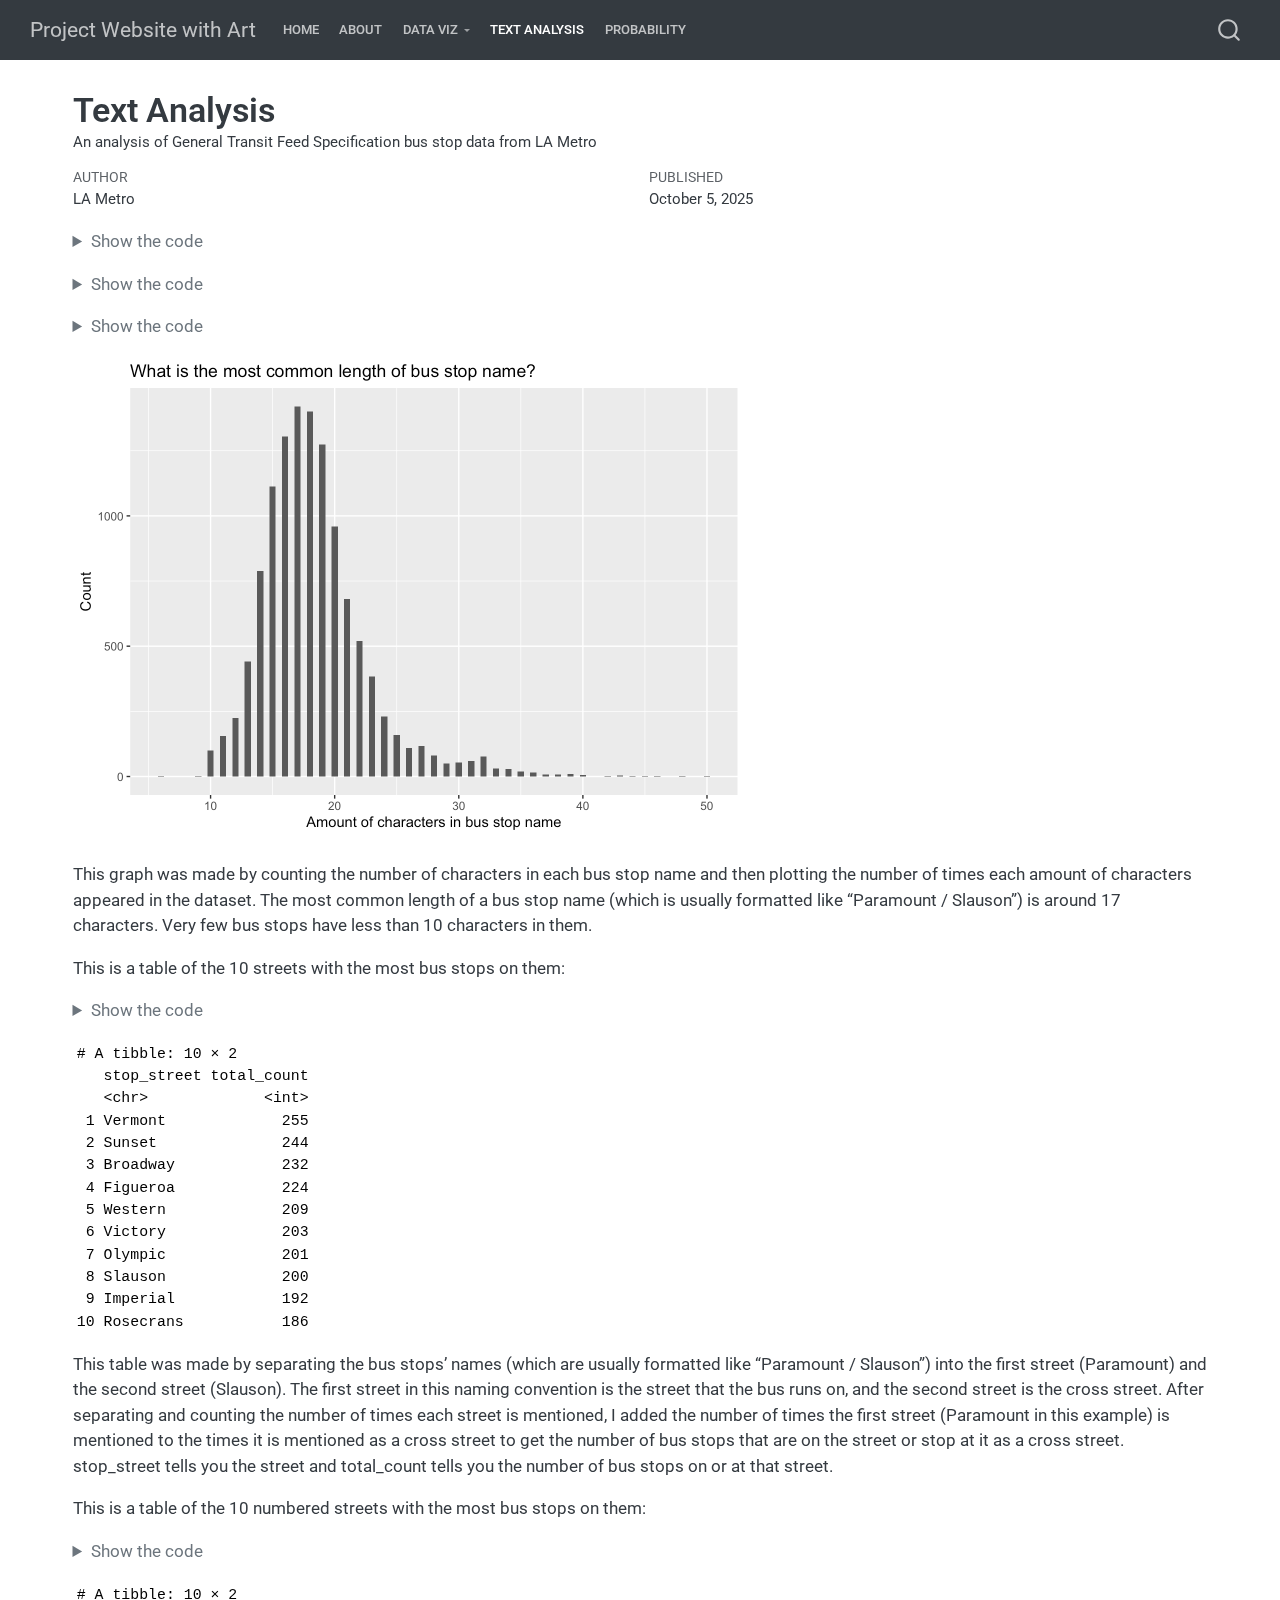
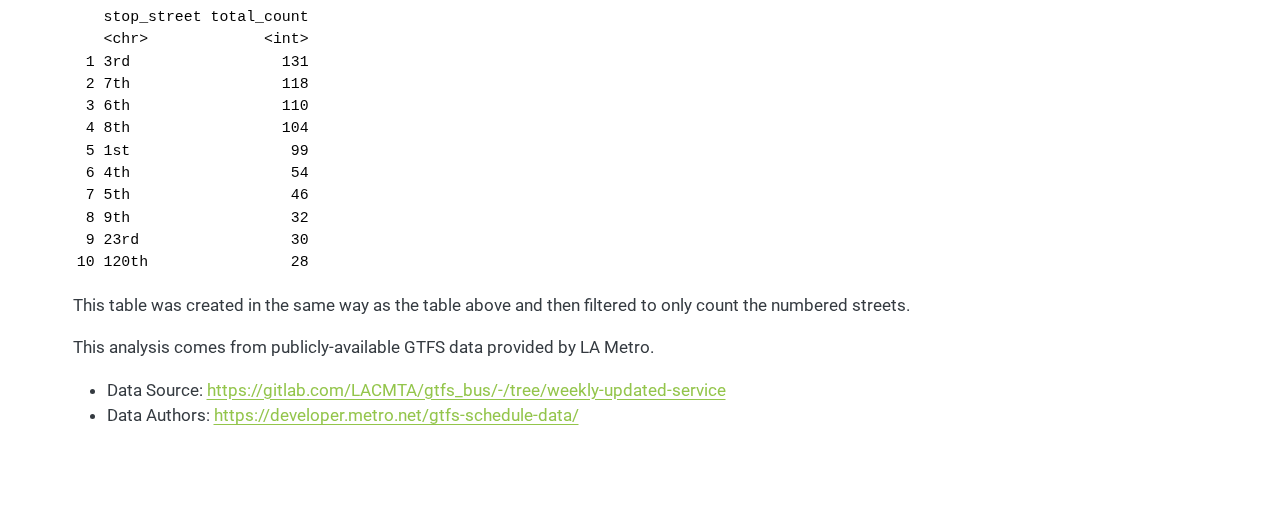
<file: docs/Text_analysis.html>
<!DOCTYPE html>
<html xmlns="http://www.w3.org/1999/xhtml" lang="en" xml:lang="en"><head>

<meta charset="utf-8">
<meta name="generator" content="quarto-1.6.42">

<meta name="viewport" content="width=device-width, initial-scale=1.0, user-scalable=yes">

<meta name="author" content="LA Metro">
<meta name="dcterms.date" content="2025-10-05">
<meta name="description" content="An analysis of General Transit Feed Specification bus stop data from LA Metro">

<title>Text Analysis – Project Website with Art</title>
<style>
code{white-space: pre-wrap;}
span.smallcaps{font-variant: small-caps;}
div.columns{display: flex; gap: min(4vw, 1.5em);}
div.column{flex: auto; overflow-x: auto;}
div.hanging-indent{margin-left: 1.5em; text-indent: -1.5em;}
ul.task-list{list-style: none;}
ul.task-list li input[type="checkbox"] {
  width: 0.8em;
  margin: 0 0.8em 0.2em -1em; /* quarto-specific, see https://github.com/quarto-dev/quarto-cli/issues/4556 */ 
  vertical-align: middle;
}
/* CSS for syntax highlighting */
pre > code.sourceCode { white-space: pre; position: relative; }
pre > code.sourceCode > span { line-height: 1.25; }
pre > code.sourceCode > span:empty { height: 1.2em; }
.sourceCode { overflow: visible; }
code.sourceCode > span { color: inherit; text-decoration: inherit; }
div.sourceCode { margin: 1em 0; }
pre.sourceCode { margin: 0; }
@media screen {
div.sourceCode { overflow: auto; }
}
@media print {
pre > code.sourceCode { white-space: pre-wrap; }
pre > code.sourceCode > span { display: inline-block; text-indent: -5em; padding-left: 5em; }
}
pre.numberSource code
  { counter-reset: source-line 0; }
pre.numberSource code > span
  { position: relative; left: -4em; counter-increment: source-line; }
pre.numberSource code > span > a:first-child::before
  { content: counter(source-line);
    position: relative; left: -1em; text-align: right; vertical-align: baseline;
    border: none; display: inline-block;
    -webkit-touch-callout: none; -webkit-user-select: none;
    -khtml-user-select: none; -moz-user-select: none;
    -ms-user-select: none; user-select: none;
    padding: 0 4px; width: 4em;
  }
pre.numberSource { margin-left: 3em;  padding-left: 4px; }
div.sourceCode
  {   }
@media screen {
pre > code.sourceCode > span > a:first-child::before { text-decoration: underline; }
}
</style>


<script src="site_libs/quarto-nav/quarto-nav.js"></script>
<script src="site_libs/quarto-nav/headroom.min.js"></script>
<script src="site_libs/clipboard/clipboard.min.js"></script>
<script src="site_libs/quarto-search/autocomplete.umd.js"></script>
<script src="site_libs/quarto-search/fuse.min.js"></script>
<script src="site_libs/quarto-search/quarto-search.js"></script>
<meta name="quarto:offset" content="./">
<script src="site_libs/quarto-html/quarto.js"></script>
<script src="site_libs/quarto-html/popper.min.js"></script>
<script src="site_libs/quarto-html/tippy.umd.min.js"></script>
<script src="site_libs/quarto-html/anchor.min.js"></script>
<link href="site_libs/quarto-html/tippy.css" rel="stylesheet">
<link href="site_libs/quarto-html/quarto-syntax-highlighting-2f5df379a58b258e96c21c0638c20c03.css" rel="stylesheet" id="quarto-text-highlighting-styles">
<script src="site_libs/bootstrap/bootstrap.min.js"></script>
<link href="site_libs/bootstrap/bootstrap-icons.css" rel="stylesheet">
<link href="site_libs/bootstrap/bootstrap-b67ac6f26d3b55bfa2400f4fdd4b09c9.min.css" rel="stylesheet" append-hash="true" id="quarto-bootstrap" data-mode="light">
<script id="quarto-search-options" type="application/json">{
  "location": "navbar",
  "copy-button": false,
  "collapse-after": 3,
  "panel-placement": "end",
  "type": "overlay",
  "limit": 50,
  "keyboard-shortcut": [
    "f",
    "/",
    "s"
  ],
  "show-item-context": false,
  "language": {
    "search-no-results-text": "No results",
    "search-matching-documents-text": "matching documents",
    "search-copy-link-title": "Copy link to search",
    "search-hide-matches-text": "Hide additional matches",
    "search-more-match-text": "more match in this document",
    "search-more-matches-text": "more matches in this document",
    "search-clear-button-title": "Clear",
    "search-text-placeholder": "",
    "search-detached-cancel-button-title": "Cancel",
    "search-submit-button-title": "Submit",
    "search-label": "Search"
  }
}</script>


<link rel="stylesheet" href="styles.css">
</head>

<body class="nav-fixed">

<div id="quarto-search-results"></div>
  <header id="quarto-header" class="headroom fixed-top">
    <nav class="navbar navbar-expand-lg " data-bs-theme="dark">
      <div class="navbar-container container-fluid">
      <div class="navbar-brand-container mx-auto">
    <a class="navbar-brand" href="./index.html">
    <span class="navbar-title">Project Website with Art</span>
    </a>
  </div>
            <div id="quarto-search" class="" title="Search"></div>
          <button class="navbar-toggler" type="button" data-bs-toggle="collapse" data-bs-target="#navbarCollapse" aria-controls="navbarCollapse" role="menu" aria-expanded="false" aria-label="Toggle navigation" onclick="if (window.quartoToggleHeadroom) { window.quartoToggleHeadroom(); }">
  <span class="navbar-toggler-icon"></span>
</button>
          <div class="collapse navbar-collapse" id="navbarCollapse">
            <ul class="navbar-nav navbar-nav-scroll me-auto">
  <li class="nav-item">
    <a class="nav-link" href="./index.html"> 
<span class="menu-text">Home</span></a>
  </li>  
  <li class="nav-item">
    <a class="nav-link" href="./about.html"> 
<span class="menu-text">About</span></a>
  </li>  
  <li class="nav-item dropdown ">
    <a class="nav-link dropdown-toggle" href="#" id="nav-menu-data-viz" role="link" data-bs-toggle="dropdown" aria-expanded="false">
 <span class="menu-text">Data Viz</span>
    </a>
    <ul class="dropdown-menu" aria-labelledby="nav-menu-data-viz">    
        <li>
    <a class="dropdown-item" href="./CDC_Data.html">
 <span class="dropdown-text">CDC Data</span></a>
  </li>  
        <li>
    <a class="dropdown-item" href="./Water_Insecurity.html">
 <span class="dropdown-text">Water Insecurity</span></a>
  </li>  
    </ul>
  </li>
  <li class="nav-item">
    <a class="nav-link active" href="./Text_analysis.html" aria-current="page"> 
<span class="menu-text">Text Analysis</span></a>
  </li>  
  <li class="nav-item">
    <a class="nav-link" href="./Probability.html"> 
<span class="menu-text">Probability</span></a>
  </li>  
</ul>
          </div> <!-- /navcollapse -->
            <div class="quarto-navbar-tools">
</div>
      </div> <!-- /container-fluid -->
    </nav>
</header>
<!-- content -->
<div id="quarto-content" class="quarto-container page-columns page-rows-contents page-layout-full page-navbar">
<!-- sidebar -->
<!-- margin-sidebar -->
    <div id="quarto-margin-sidebar" class="sidebar margin-sidebar zindex-bottom">
        
    </div>
<!-- main -->
<main class="content column-page" id="quarto-document-content">

<header id="title-block-header" class="quarto-title-block default">
<div class="quarto-title">
<h1 class="title">Text Analysis</h1>
</div>

<div>
  <div class="description">
    <p>An analysis of General Transit Feed Specification bus stop data from LA Metro</p>
  </div>
</div>


<div class="quarto-title-meta column-page">

    <div>
    <div class="quarto-title-meta-heading">Author</div>
    <div class="quarto-title-meta-contents">
             <p>LA Metro </p>
          </div>
  </div>
    
    <div>
    <div class="quarto-title-meta-heading">Published</div>
    <div class="quarto-title-meta-contents">
      <p class="date">October 5, 2025</p>
    </div>
  </div>
  
    
  </div>
  


</header>


<div class="cell">
<details class="code-fold">
<summary>Show the code</summary>
<div class="sourceCode cell-code" id="cb1"><pre class="sourceCode r code-with-copy"><code class="sourceCode r"><span id="cb1-1"><a href="#cb1-1" aria-hidden="true" tabindex="-1"></a><span class="co">#Create dataframe from the .txt file</span></span>
<span id="cb1-2"><a href="#cb1-2" aria-hidden="true" tabindex="-1"></a>LA_bus_stops <span class="ot">&lt;-</span> <span class="fu">read.csv</span>(<span class="st">"stops.txt"</span>)</span>
<span id="cb1-3"><a href="#cb1-3" aria-hidden="true" tabindex="-1"></a><span class="fu">library</span>(tidyverse)</span>
<span id="cb1-4"><a href="#cb1-4" aria-hidden="true" tabindex="-1"></a><span class="fu">library</span>(ggplot2)</span></code><button title="Copy to Clipboard" class="code-copy-button"><i class="bi"></i></button></pre></div>
</details>
</div>
<div class="cell">
<details class="code-fold">
<summary>Show the code</summary>
<div class="sourceCode cell-code" id="cb2"><pre class="sourceCode r code-with-copy"><code class="sourceCode r"><span id="cb2-1"><a href="#cb2-1" aria-hidden="true" tabindex="-1"></a><span class="co">#Count the length of the stop names, and extract each separate street from each stop name</span></span>
<span id="cb2-2"><a href="#cb2-2" aria-hidden="true" tabindex="-1"></a>LA_bus_stops<span class="ot">&lt;-</span>LA_bus_stops <span class="sc">|&gt;</span> </span>
<span id="cb2-3"><a href="#cb2-3" aria-hidden="true" tabindex="-1"></a>  <span class="fu">mutate</span>(<span class="at">stop_name_length =</span> <span class="fu">str_length</span>(stop_name), </span>
<span id="cb2-4"><a href="#cb2-4" aria-hidden="true" tabindex="-1"></a>         <span class="at">stop_street_1 =</span> <span class="fu">str_extract</span>(stop_name, <span class="st">".+(?= /)"</span>), </span>
<span id="cb2-5"><a href="#cb2-5" aria-hidden="true" tabindex="-1"></a>         <span class="at">stop_street_2 =</span> <span class="fu">str_extract</span>(stop_name, <span class="st">"(?&lt;= / ).+"</span>))<span class="sc">|&gt;</span></span>
<span id="cb2-6"><a href="#cb2-6" aria-hidden="true" tabindex="-1"></a>    <span class="fu">select</span>(stop_id, stop_code, stop_name, stop_street_1, stop_street_2, stop_name_length, stop_lat, stop_lon)</span></code><button title="Copy to Clipboard" class="code-copy-button"><i class="bi"></i></button></pre></div>
</details>
</div>
<div class="cell">
<details class="code-fold">
<summary>Show the code</summary>
<div class="sourceCode cell-code" id="cb3"><pre class="sourceCode r code-with-copy"><code class="sourceCode r"><span id="cb3-1"><a href="#cb3-1" aria-hidden="true" tabindex="-1"></a><span class="co">#Make a plot of how common each stop name length is</span></span>
<span id="cb3-2"><a href="#cb3-2" aria-hidden="true" tabindex="-1"></a>LA_bus_stops<span class="sc">|&gt;</span></span>
<span id="cb3-3"><a href="#cb3-3" aria-hidden="true" tabindex="-1"></a>  <span class="fu">ggplot</span>(<span class="fu">aes</span>(<span class="at">x =</span> stop_name_length))<span class="sc">+</span></span>
<span id="cb3-4"><a href="#cb3-4" aria-hidden="true" tabindex="-1"></a>  <span class="fu">geom_histogram</span>(<span class="at">binwidth =</span> <span class="fl">0.5</span>)<span class="sc">+</span></span>
<span id="cb3-5"><a href="#cb3-5" aria-hidden="true" tabindex="-1"></a>  <span class="fu">labs</span>(</span>
<span id="cb3-6"><a href="#cb3-6" aria-hidden="true" tabindex="-1"></a>    <span class="at">x =</span> <span class="st">"Amount of characters in bus stop name"</span>,</span>
<span id="cb3-7"><a href="#cb3-7" aria-hidden="true" tabindex="-1"></a>    <span class="at">y =</span> <span class="st">"Count"</span>,</span>
<span id="cb3-8"><a href="#cb3-8" aria-hidden="true" tabindex="-1"></a>    <span class="at">title =</span> <span class="st">"What is the most common length of bus stop name?"</span></span>
<span id="cb3-9"><a href="#cb3-9" aria-hidden="true" tabindex="-1"></a>  )</span></code><button title="Copy to Clipboard" class="code-copy-button"><i class="bi"></i></button></pre></div>
</details>
<div class="cell-output-display">
<div>
<figure class="figure">
<p><img src="Text_analysis_files/figure-html/unnamed-chunk-3-1.png" class="img-fluid figure-img" width="672"></p>
</figure>
</div>
</div>
</div>
<p>This graph was made by counting the number of characters in each bus stop name and then plotting the number of times each amount of characters appeared in the dataset. The most common length of a bus stop name (which is usually formatted like “Paramount / Slauson”) is around 17 characters. Very few bus stops have less than 10 characters in them.</p>
<p>This is a table of the 10 streets with the most bus stops on them:</p>
<div class="cell">
<details class="code-fold">
<summary>Show the code</summary>
<div class="sourceCode cell-code" id="cb4"><pre class="sourceCode r code-with-copy"><code class="sourceCode r"><span id="cb4-1"><a href="#cb4-1" aria-hidden="true" tabindex="-1"></a><span class="co">#Count how many stops there are on each street</span></span>
<span id="cb4-2"><a href="#cb4-2" aria-hidden="true" tabindex="-1"></a>Common_streets1 <span class="ot">&lt;-</span> LA_bus_stops <span class="sc">|&gt;</span></span>
<span id="cb4-3"><a href="#cb4-3" aria-hidden="true" tabindex="-1"></a>  <span class="fu">group_by</span>(stop_street_1)<span class="sc">|&gt;</span></span>
<span id="cb4-4"><a href="#cb4-4" aria-hidden="true" tabindex="-1"></a>  <span class="fu">summarize</span>(<span class="at">count1 =</span> <span class="fu">n</span>())<span class="sc">|&gt;</span></span>
<span id="cb4-5"><a href="#cb4-5" aria-hidden="true" tabindex="-1"></a>  <span class="fu">rename</span>(<span class="at">stop_street =</span> stop_street_1)</span>
<span id="cb4-6"><a href="#cb4-6" aria-hidden="true" tabindex="-1"></a></span>
<span id="cb4-7"><a href="#cb4-7" aria-hidden="true" tabindex="-1"></a>Common_streets2 <span class="ot">&lt;-</span> LA_bus_stops <span class="sc">|&gt;</span></span>
<span id="cb4-8"><a href="#cb4-8" aria-hidden="true" tabindex="-1"></a>  <span class="fu">group_by</span>(stop_street_2)<span class="sc">|&gt;</span></span>
<span id="cb4-9"><a href="#cb4-9" aria-hidden="true" tabindex="-1"></a>  <span class="fu">summarize</span>(<span class="at">count2 =</span> <span class="fu">n</span>())<span class="sc">|&gt;</span></span>
<span id="cb4-10"><a href="#cb4-10" aria-hidden="true" tabindex="-1"></a>  <span class="fu">rename</span>(<span class="at">stop_street =</span> stop_street_2)</span>
<span id="cb4-11"><a href="#cb4-11" aria-hidden="true" tabindex="-1"></a></span>
<span id="cb4-12"><a href="#cb4-12" aria-hidden="true" tabindex="-1"></a>Common_streets <span class="ot">&lt;-</span> </span>
<span id="cb4-13"><a href="#cb4-13" aria-hidden="true" tabindex="-1"></a>  <span class="fu">full_join</span>(Common_streets1, Common_streets2, <span class="at">by =</span> <span class="st">"stop_street"</span>)<span class="sc">|&gt;</span></span>
<span id="cb4-14"><a href="#cb4-14" aria-hidden="true" tabindex="-1"></a>  <span class="fu">mutate</span>(<span class="at">total_count =</span> (count1 <span class="sc">+</span> count2))<span class="sc">|&gt;</span></span>
<span id="cb4-15"><a href="#cb4-15" aria-hidden="true" tabindex="-1"></a>  <span class="fu">select</span>(stop_street, total_count)<span class="sc">|&gt;</span></span>
<span id="cb4-16"><a href="#cb4-16" aria-hidden="true" tabindex="-1"></a>  <span class="fu">arrange</span>(<span class="fu">desc</span>(total_count))<span class="sc">|&gt;</span></span>
<span id="cb4-17"><a href="#cb4-17" aria-hidden="true" tabindex="-1"></a>  <span class="fu">filter</span>(<span class="sc">!</span><span class="fu">is.na</span>(stop_street))</span>
<span id="cb4-18"><a href="#cb4-18" aria-hidden="true" tabindex="-1"></a>  </span>
<span id="cb4-19"><a href="#cb4-19" aria-hidden="true" tabindex="-1"></a><span class="fu">print</span>(<span class="fu">head</span>(Common_streets,<span class="dv">10</span>))</span></code><button title="Copy to Clipboard" class="code-copy-button"><i class="bi"></i></button></pre></div>
</details>
<div class="cell-output cell-output-stdout">
<pre><code># A tibble: 10 × 2
   stop_street total_count
   &lt;chr&gt;             &lt;int&gt;
 1 Vermont             255
 2 Sunset              244
 3 Broadway            232
 4 Figueroa            224
 5 Western             209
 6 Victory             203
 7 Olympic             201
 8 Slauson             200
 9 Imperial            192
10 Rosecrans           186</code></pre>
</div>
</div>
<p>This table was made by separating the bus stops’ names (which are usually formatted like “Paramount / Slauson”) into the first street (Paramount) and the second street (Slauson). The first street in this naming convention is the street that the bus runs on, and the second street is the cross street. After separating and counting the number of times each street is mentioned, I added the number of times the first street (Paramount in this example) is mentioned to the times it is mentioned as a cross street to get the number of bus stops that are on the street or stop at it as a cross street. stop_street tells you the street and total_count tells you the number of bus stops on or at that street.</p>
<p>This is a table of the 10 numbered streets with the most bus stops on them:</p>
<div class="cell">
<details class="code-fold">
<summary>Show the code</summary>
<div class="sourceCode cell-code" id="cb6"><pre class="sourceCode r code-with-copy"><code class="sourceCode r"><span id="cb6-1"><a href="#cb6-1" aria-hidden="true" tabindex="-1"></a><span class="co">#Which are the numbered streets with the most bus stops on them?</span></span>
<span id="cb6-2"><a href="#cb6-2" aria-hidden="true" tabindex="-1"></a>Common_streets<span class="sc">|&gt;</span></span>
<span id="cb6-3"><a href="#cb6-3" aria-hidden="true" tabindex="-1"></a>  <span class="fu">filter</span>(<span class="fu">str_detect</span>(stop_street, <span class="st">"</span><span class="sc">\\</span><span class="st">d.*"</span>))<span class="sc">|&gt;</span></span>
<span id="cb6-4"><a href="#cb6-4" aria-hidden="true" tabindex="-1"></a>  <span class="fu">head</span>(<span class="dv">10</span>)</span></code><button title="Copy to Clipboard" class="code-copy-button"><i class="bi"></i></button></pre></div>
</details>
<div class="cell-output cell-output-stdout">
<pre><code># A tibble: 10 × 2
   stop_street total_count
   &lt;chr&gt;             &lt;int&gt;
 1 3rd                 131
 2 7th                 118
 3 6th                 110
 4 8th                 104
 5 1st                  99
 6 4th                  54
 7 5th                  46
 8 9th                  32
 9 23rd                 30
10 120th                28</code></pre>
</div>
</div>
<p>This table was created in the same way as the table above and then filtered to only count the numbered streets.</p>
<p>This analysis comes from publicly-available GTFS data provided by LA Metro.</p>
<ul>
<li>Data Source: <a href="https://gitlab.com/LACMTA/gtfs_bus/-/tree/weekly-updated-service" class="uri">https://gitlab.com/LACMTA/gtfs_bus/-/tree/weekly-updated-service</a></li>
<li>Data Authors: <a href="https://developer.metro.net/gtfs-schedule-data/" class="uri">https://developer.metro.net/gtfs-schedule-data/</a></li>
</ul>



</main> <!-- /main -->
<script id="quarto-html-after-body" type="application/javascript">
window.document.addEventListener("DOMContentLoaded", function (event) {
  const toggleBodyColorMode = (bsSheetEl) => {
    const mode = bsSheetEl.getAttribute("data-mode");
    const bodyEl = window.document.querySelector("body");
    if (mode === "dark") {
      bodyEl.classList.add("quarto-dark");
      bodyEl.classList.remove("quarto-light");
    } else {
      bodyEl.classList.add("quarto-light");
      bodyEl.classList.remove("quarto-dark");
    }
  }
  const toggleBodyColorPrimary = () => {
    const bsSheetEl = window.document.querySelector("link#quarto-bootstrap");
    if (bsSheetEl) {
      toggleBodyColorMode(bsSheetEl);
    }
  }
  toggleBodyColorPrimary();  
  const icon = "";
  const anchorJS = new window.AnchorJS();
  anchorJS.options = {
    placement: 'right',
    icon: icon
  };
  anchorJS.add('.anchored');
  const isCodeAnnotation = (el) => {
    for (const clz of el.classList) {
      if (clz.startsWith('code-annotation-')) {                     
        return true;
      }
    }
    return false;
  }
  const onCopySuccess = function(e) {
    // button target
    const button = e.trigger;
    // don't keep focus
    button.blur();
    // flash "checked"
    button.classList.add('code-copy-button-checked');
    var currentTitle = button.getAttribute("title");
    button.setAttribute("title", "Copied!");
    let tooltip;
    if (window.bootstrap) {
      button.setAttribute("data-bs-toggle", "tooltip");
      button.setAttribute("data-bs-placement", "left");
      button.setAttribute("data-bs-title", "Copied!");
      tooltip = new bootstrap.Tooltip(button, 
        { trigger: "manual", 
          customClass: "code-copy-button-tooltip",
          offset: [0, -8]});
      tooltip.show();    
    }
    setTimeout(function() {
      if (tooltip) {
        tooltip.hide();
        button.removeAttribute("data-bs-title");
        button.removeAttribute("data-bs-toggle");
        button.removeAttribute("data-bs-placement");
      }
      button.setAttribute("title", currentTitle);
      button.classList.remove('code-copy-button-checked');
    }, 1000);
    // clear code selection
    e.clearSelection();
  }
  const getTextToCopy = function(trigger) {
      const codeEl = trigger.previousElementSibling.cloneNode(true);
      for (const childEl of codeEl.children) {
        if (isCodeAnnotation(childEl)) {
          childEl.remove();
        }
      }
      return codeEl.innerText;
  }
  const clipboard = new window.ClipboardJS('.code-copy-button:not([data-in-quarto-modal])', {
    text: getTextToCopy
  });
  clipboard.on('success', onCopySuccess);
  if (window.document.getElementById('quarto-embedded-source-code-modal')) {
    const clipboardModal = new window.ClipboardJS('.code-copy-button[data-in-quarto-modal]', {
      text: getTextToCopy,
      container: window.document.getElementById('quarto-embedded-source-code-modal')
    });
    clipboardModal.on('success', onCopySuccess);
  }
    var localhostRegex = new RegExp(/^(?:http|https):\/\/localhost\:?[0-9]*\//);
    var mailtoRegex = new RegExp(/^mailto:/);
      var filterRegex = new RegExp('/' + window.location.host + '/');
    var isInternal = (href) => {
        return filterRegex.test(href) || localhostRegex.test(href) || mailtoRegex.test(href);
    }
    // Inspect non-navigation links and adorn them if external
 	var links = window.document.querySelectorAll('a[href]:not(.nav-link):not(.navbar-brand):not(.toc-action):not(.sidebar-link):not(.sidebar-item-toggle):not(.pagination-link):not(.no-external):not([aria-hidden]):not(.dropdown-item):not(.quarto-navigation-tool):not(.about-link)');
    for (var i=0; i<links.length; i++) {
      const link = links[i];
      if (!isInternal(link.href)) {
        // undo the damage that might have been done by quarto-nav.js in the case of
        // links that we want to consider external
        if (link.dataset.originalHref !== undefined) {
          link.href = link.dataset.originalHref;
        }
      }
    }
  function tippyHover(el, contentFn, onTriggerFn, onUntriggerFn) {
    const config = {
      allowHTML: true,
      maxWidth: 500,
      delay: 100,
      arrow: false,
      appendTo: function(el) {
          return el.parentElement;
      },
      interactive: true,
      interactiveBorder: 10,
      theme: 'quarto',
      placement: 'bottom-start',
    };
    if (contentFn) {
      config.content = contentFn;
    }
    if (onTriggerFn) {
      config.onTrigger = onTriggerFn;
    }
    if (onUntriggerFn) {
      config.onUntrigger = onUntriggerFn;
    }
    window.tippy(el, config); 
  }
  const noterefs = window.document.querySelectorAll('a[role="doc-noteref"]');
  for (var i=0; i<noterefs.length; i++) {
    const ref = noterefs[i];
    tippyHover(ref, function() {
      // use id or data attribute instead here
      let href = ref.getAttribute('data-footnote-href') || ref.getAttribute('href');
      try { href = new URL(href).hash; } catch {}
      const id = href.replace(/^#\/?/, "");
      const note = window.document.getElementById(id);
      if (note) {
        return note.innerHTML;
      } else {
        return "";
      }
    });
  }
  const xrefs = window.document.querySelectorAll('a.quarto-xref');
  const processXRef = (id, note) => {
    // Strip column container classes
    const stripColumnClz = (el) => {
      el.classList.remove("page-full", "page-columns");
      if (el.children) {
        for (const child of el.children) {
          stripColumnClz(child);
        }
      }
    }
    stripColumnClz(note)
    if (id === null || id.startsWith('sec-')) {
      // Special case sections, only their first couple elements
      const container = document.createElement("div");
      if (note.children && note.children.length > 2) {
        container.appendChild(note.children[0].cloneNode(true));
        for (let i = 1; i < note.children.length; i++) {
          const child = note.children[i];
          if (child.tagName === "P" && child.innerText === "") {
            continue;
          } else {
            container.appendChild(child.cloneNode(true));
            break;
          }
        }
        if (window.Quarto?.typesetMath) {
          window.Quarto.typesetMath(container);
        }
        return container.innerHTML
      } else {
        if (window.Quarto?.typesetMath) {
          window.Quarto.typesetMath(note);
        }
        return note.innerHTML;
      }
    } else {
      // Remove any anchor links if they are present
      const anchorLink = note.querySelector('a.anchorjs-link');
      if (anchorLink) {
        anchorLink.remove();
      }
      if (window.Quarto?.typesetMath) {
        window.Quarto.typesetMath(note);
      }
      if (note.classList.contains("callout")) {
        return note.outerHTML;
      } else {
        return note.innerHTML;
      }
    }
  }
  for (var i=0; i<xrefs.length; i++) {
    const xref = xrefs[i];
    tippyHover(xref, undefined, function(instance) {
      instance.disable();
      let url = xref.getAttribute('href');
      let hash = undefined; 
      if (url.startsWith('#')) {
        hash = url;
      } else {
        try { hash = new URL(url).hash; } catch {}
      }
      if (hash) {
        const id = hash.replace(/^#\/?/, "");
        const note = window.document.getElementById(id);
        if (note !== null) {
          try {
            const html = processXRef(id, note.cloneNode(true));
            instance.setContent(html);
          } finally {
            instance.enable();
            instance.show();
          }
        } else {
          // See if we can fetch this
          fetch(url.split('#')[0])
          .then(res => res.text())
          .then(html => {
            const parser = new DOMParser();
            const htmlDoc = parser.parseFromString(html, "text/html");
            const note = htmlDoc.getElementById(id);
            if (note !== null) {
              const html = processXRef(id, note);
              instance.setContent(html);
            } 
          }).finally(() => {
            instance.enable();
            instance.show();
          });
        }
      } else {
        // See if we can fetch a full url (with no hash to target)
        // This is a special case and we should probably do some content thinning / targeting
        fetch(url)
        .then(res => res.text())
        .then(html => {
          const parser = new DOMParser();
          const htmlDoc = parser.parseFromString(html, "text/html");
          const note = htmlDoc.querySelector('main.content');
          if (note !== null) {
            // This should only happen for chapter cross references
            // (since there is no id in the URL)
            // remove the first header
            if (note.children.length > 0 && note.children[0].tagName === "HEADER") {
              note.children[0].remove();
            }
            const html = processXRef(null, note);
            instance.setContent(html);
          } 
        }).finally(() => {
          instance.enable();
          instance.show();
        });
      }
    }, function(instance) {
    });
  }
      let selectedAnnoteEl;
      const selectorForAnnotation = ( cell, annotation) => {
        let cellAttr = 'data-code-cell="' + cell + '"';
        let lineAttr = 'data-code-annotation="' +  annotation + '"';
        const selector = 'span[' + cellAttr + '][' + lineAttr + ']';
        return selector;
      }
      const selectCodeLines = (annoteEl) => {
        const doc = window.document;
        const targetCell = annoteEl.getAttribute("data-target-cell");
        const targetAnnotation = annoteEl.getAttribute("data-target-annotation");
        const annoteSpan = window.document.querySelector(selectorForAnnotation(targetCell, targetAnnotation));
        const lines = annoteSpan.getAttribute("data-code-lines").split(",");
        const lineIds = lines.map((line) => {
          return targetCell + "-" + line;
        })
        let top = null;
        let height = null;
        let parent = null;
        if (lineIds.length > 0) {
            //compute the position of the single el (top and bottom and make a div)
            const el = window.document.getElementById(lineIds[0]);
            top = el.offsetTop;
            height = el.offsetHeight;
            parent = el.parentElement.parentElement;
          if (lineIds.length > 1) {
            const lastEl = window.document.getElementById(lineIds[lineIds.length - 1]);
            const bottom = lastEl.offsetTop + lastEl.offsetHeight;
            height = bottom - top;
          }
          if (top !== null && height !== null && parent !== null) {
            // cook up a div (if necessary) and position it 
            let div = window.document.getElementById("code-annotation-line-highlight");
            if (div === null) {
              div = window.document.createElement("div");
              div.setAttribute("id", "code-annotation-line-highlight");
              div.style.position = 'absolute';
              parent.appendChild(div);
            }
            div.style.top = top - 2 + "px";
            div.style.height = height + 4 + "px";
            div.style.left = 0;
            let gutterDiv = window.document.getElementById("code-annotation-line-highlight-gutter");
            if (gutterDiv === null) {
              gutterDiv = window.document.createElement("div");
              gutterDiv.setAttribute("id", "code-annotation-line-highlight-gutter");
              gutterDiv.style.position = 'absolute';
              const codeCell = window.document.getElementById(targetCell);
              const gutter = codeCell.querySelector('.code-annotation-gutter');
              gutter.appendChild(gutterDiv);
            }
            gutterDiv.style.top = top - 2 + "px";
            gutterDiv.style.height = height + 4 + "px";
          }
          selectedAnnoteEl = annoteEl;
        }
      };
      const unselectCodeLines = () => {
        const elementsIds = ["code-annotation-line-highlight", "code-annotation-line-highlight-gutter"];
        elementsIds.forEach((elId) => {
          const div = window.document.getElementById(elId);
          if (div) {
            div.remove();
          }
        });
        selectedAnnoteEl = undefined;
      };
        // Handle positioning of the toggle
    window.addEventListener(
      "resize",
      throttle(() => {
        elRect = undefined;
        if (selectedAnnoteEl) {
          selectCodeLines(selectedAnnoteEl);
        }
      }, 10)
    );
    function throttle(fn, ms) {
    let throttle = false;
    let timer;
      return (...args) => {
        if(!throttle) { // first call gets through
            fn.apply(this, args);
            throttle = true;
        } else { // all the others get throttled
            if(timer) clearTimeout(timer); // cancel #2
            timer = setTimeout(() => {
              fn.apply(this, args);
              timer = throttle = false;
            }, ms);
        }
      };
    }
      // Attach click handler to the DT
      const annoteDls = window.document.querySelectorAll('dt[data-target-cell]');
      for (const annoteDlNode of annoteDls) {
        annoteDlNode.addEventListener('click', (event) => {
          const clickedEl = event.target;
          if (clickedEl !== selectedAnnoteEl) {
            unselectCodeLines();
            const activeEl = window.document.querySelector('dt[data-target-cell].code-annotation-active');
            if (activeEl) {
              activeEl.classList.remove('code-annotation-active');
            }
            selectCodeLines(clickedEl);
            clickedEl.classList.add('code-annotation-active');
          } else {
            // Unselect the line
            unselectCodeLines();
            clickedEl.classList.remove('code-annotation-active');
          }
        });
      }
  const findCites = (el) => {
    const parentEl = el.parentElement;
    if (parentEl) {
      const cites = parentEl.dataset.cites;
      if (cites) {
        return {
          el,
          cites: cites.split(' ')
        };
      } else {
        return findCites(el.parentElement)
      }
    } else {
      return undefined;
    }
  };
  var bibliorefs = window.document.querySelectorAll('a[role="doc-biblioref"]');
  for (var i=0; i<bibliorefs.length; i++) {
    const ref = bibliorefs[i];
    const citeInfo = findCites(ref);
    if (citeInfo) {
      tippyHover(citeInfo.el, function() {
        var popup = window.document.createElement('div');
        citeInfo.cites.forEach(function(cite) {
          var citeDiv = window.document.createElement('div');
          citeDiv.classList.add('hanging-indent');
          citeDiv.classList.add('csl-entry');
          var biblioDiv = window.document.getElementById('ref-' + cite);
          if (biblioDiv) {
            citeDiv.innerHTML = biblioDiv.innerHTML;
          }
          popup.appendChild(citeDiv);
        });
        return popup.innerHTML;
      });
    }
  }
});
</script>
</div> <!-- /content -->




</body></html>
</file>
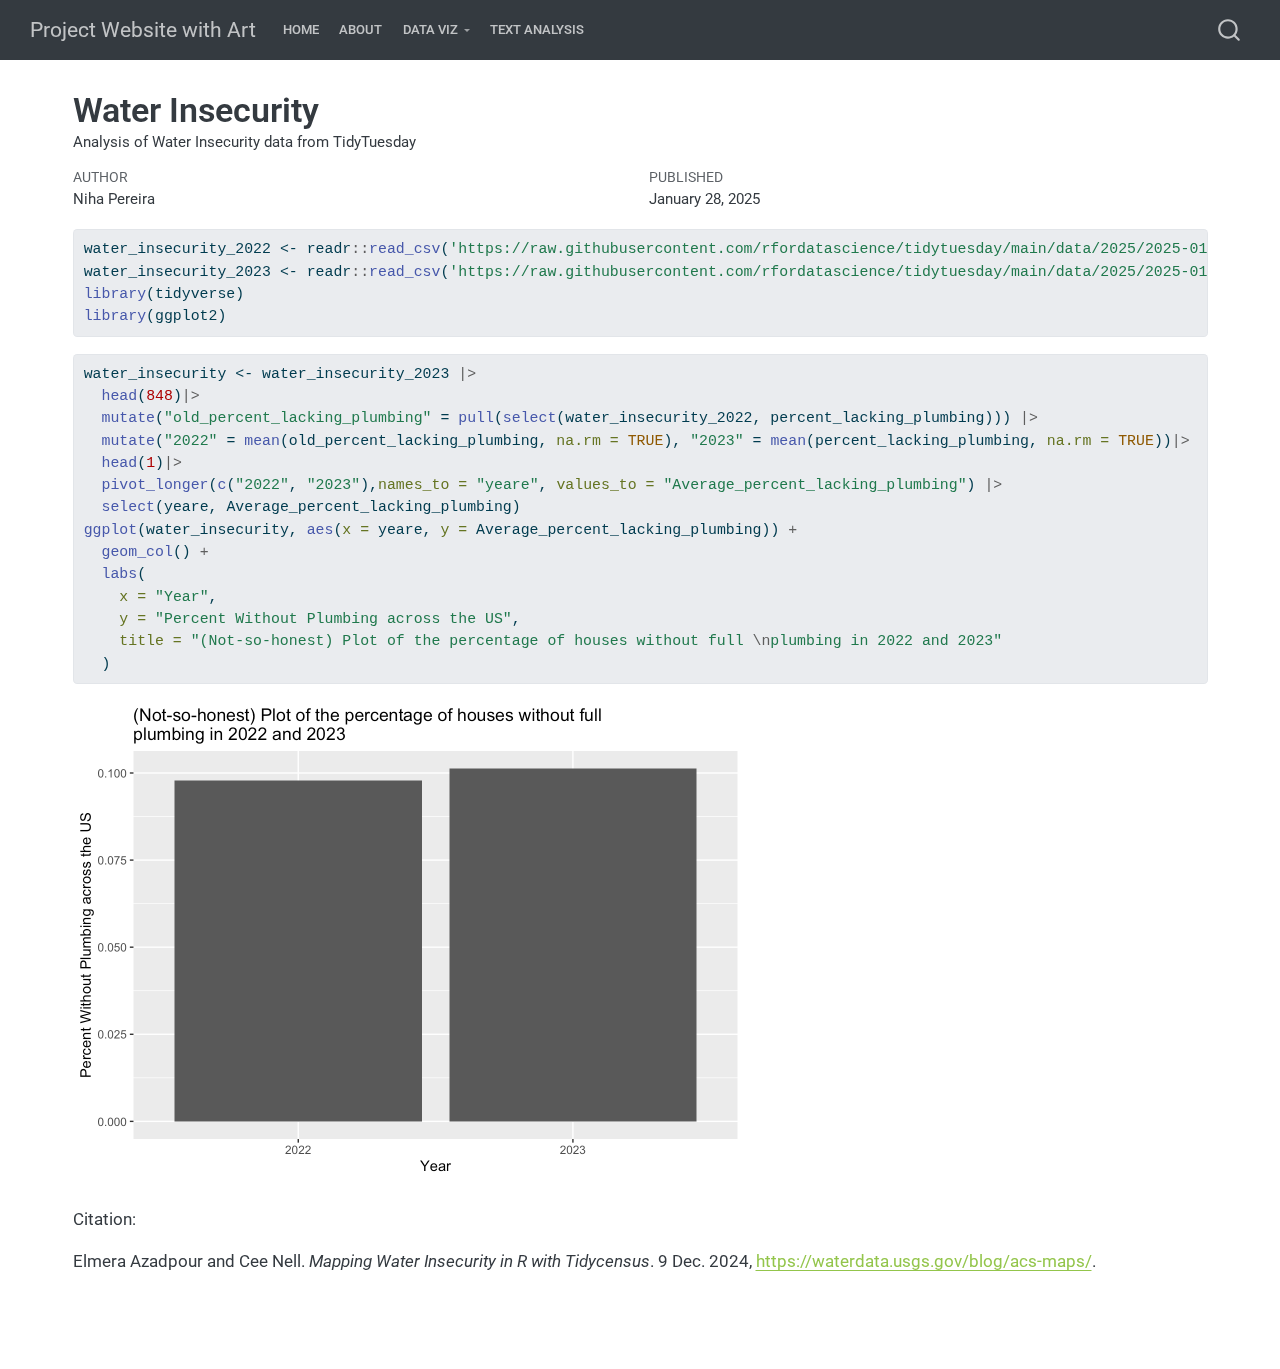
<file: docs/Water_Insecurity.html>
<!DOCTYPE html>
<html xmlns="http://www.w3.org/1999/xhtml" lang="en" xml:lang="en"><head>

<meta charset="utf-8">
<meta name="generator" content="quarto-1.6.42">

<meta name="viewport" content="width=device-width, initial-scale=1.0, user-scalable=yes">

<meta name="author" content="Niha Pereira">
<meta name="dcterms.date" content="2025-01-28">
<meta name="description" content="Analysis of Water Insecurity data from TidyTuesday">

<title>Water Insecurity – Project Website with Art</title>
<style>
code{white-space: pre-wrap;}
span.smallcaps{font-variant: small-caps;}
div.columns{display: flex; gap: min(4vw, 1.5em);}
div.column{flex: auto; overflow-x: auto;}
div.hanging-indent{margin-left: 1.5em; text-indent: -1.5em;}
ul.task-list{list-style: none;}
ul.task-list li input[type="checkbox"] {
  width: 0.8em;
  margin: 0 0.8em 0.2em -1em; /* quarto-specific, see https://github.com/quarto-dev/quarto-cli/issues/4556 */ 
  vertical-align: middle;
}
/* CSS for syntax highlighting */
pre > code.sourceCode { white-space: pre; position: relative; }
pre > code.sourceCode > span { line-height: 1.25; }
pre > code.sourceCode > span:empty { height: 1.2em; }
.sourceCode { overflow: visible; }
code.sourceCode > span { color: inherit; text-decoration: inherit; }
div.sourceCode { margin: 1em 0; }
pre.sourceCode { margin: 0; }
@media screen {
div.sourceCode { overflow: auto; }
}
@media print {
pre > code.sourceCode { white-space: pre-wrap; }
pre > code.sourceCode > span { display: inline-block; text-indent: -5em; padding-left: 5em; }
}
pre.numberSource code
  { counter-reset: source-line 0; }
pre.numberSource code > span
  { position: relative; left: -4em; counter-increment: source-line; }
pre.numberSource code > span > a:first-child::before
  { content: counter(source-line);
    position: relative; left: -1em; text-align: right; vertical-align: baseline;
    border: none; display: inline-block;
    -webkit-touch-callout: none; -webkit-user-select: none;
    -khtml-user-select: none; -moz-user-select: none;
    -ms-user-select: none; user-select: none;
    padding: 0 4px; width: 4em;
  }
pre.numberSource { margin-left: 3em;  padding-left: 4px; }
div.sourceCode
  {   }
@media screen {
pre > code.sourceCode > span > a:first-child::before { text-decoration: underline; }
}
</style>


<script src="site_libs/quarto-nav/quarto-nav.js"></script>
<script src="site_libs/quarto-nav/headroom.min.js"></script>
<script src="site_libs/clipboard/clipboard.min.js"></script>
<script src="site_libs/quarto-search/autocomplete.umd.js"></script>
<script src="site_libs/quarto-search/fuse.min.js"></script>
<script src="site_libs/quarto-search/quarto-search.js"></script>
<meta name="quarto:offset" content="./">
<script src="site_libs/quarto-html/quarto.js"></script>
<script src="site_libs/quarto-html/popper.min.js"></script>
<script src="site_libs/quarto-html/tippy.umd.min.js"></script>
<script src="site_libs/quarto-html/anchor.min.js"></script>
<link href="site_libs/quarto-html/tippy.css" rel="stylesheet">
<link href="site_libs/quarto-html/quarto-syntax-highlighting-2f5df379a58b258e96c21c0638c20c03.css" rel="stylesheet" id="quarto-text-highlighting-styles">
<script src="site_libs/bootstrap/bootstrap.min.js"></script>
<link href="site_libs/bootstrap/bootstrap-icons.css" rel="stylesheet">
<link href="site_libs/bootstrap/bootstrap-7ad6542725e80d1433b1f8ee26c2a1fc.min.css" rel="stylesheet" append-hash="true" id="quarto-bootstrap" data-mode="light">
<script id="quarto-search-options" type="application/json">{
  "location": "navbar",
  "copy-button": false,
  "collapse-after": 3,
  "panel-placement": "end",
  "type": "overlay",
  "limit": 50,
  "keyboard-shortcut": [
    "f",
    "/",
    "s"
  ],
  "show-item-context": false,
  "language": {
    "search-no-results-text": "No results",
    "search-matching-documents-text": "matching documents",
    "search-copy-link-title": "Copy link to search",
    "search-hide-matches-text": "Hide additional matches",
    "search-more-match-text": "more match in this document",
    "search-more-matches-text": "more matches in this document",
    "search-clear-button-title": "Clear",
    "search-text-placeholder": "",
    "search-detached-cancel-button-title": "Cancel",
    "search-submit-button-title": "Submit",
    "search-label": "Search"
  }
}</script>


<link rel="stylesheet" href="styles.css">
</head>

<body class="nav-fixed">

<div id="quarto-search-results"></div>
  <header id="quarto-header" class="headroom fixed-top">
    <nav class="navbar navbar-expand-lg " data-bs-theme="dark">
      <div class="navbar-container container-fluid">
      <div class="navbar-brand-container mx-auto">
    <a class="navbar-brand" href="./index.html">
    <span class="navbar-title">Project Website with Art</span>
    </a>
  </div>
            <div id="quarto-search" class="" title="Search"></div>
          <button class="navbar-toggler" type="button" data-bs-toggle="collapse" data-bs-target="#navbarCollapse" aria-controls="navbarCollapse" role="menu" aria-expanded="false" aria-label="Toggle navigation" onclick="if (window.quartoToggleHeadroom) { window.quartoToggleHeadroom(); }">
  <span class="navbar-toggler-icon"></span>
</button>
          <div class="collapse navbar-collapse" id="navbarCollapse">
            <ul class="navbar-nav navbar-nav-scroll me-auto">
  <li class="nav-item">
    <a class="nav-link" href="./index.html"> 
<span class="menu-text">Home</span></a>
  </li>  
  <li class="nav-item">
    <a class="nav-link" href="./about.html"> 
<span class="menu-text">About</span></a>
  </li>  
  <li class="nav-item dropdown ">
    <a class="nav-link dropdown-toggle" href="#" id="nav-menu-data-viz" role="link" data-bs-toggle="dropdown" aria-expanded="false">
 <span class="menu-text">Data Viz</span>
    </a>
    <ul class="dropdown-menu" aria-labelledby="nav-menu-data-viz">    
        <li>
    <a class="dropdown-item" href="./CDC_Data.html">
 <span class="dropdown-text">CDC Data</span></a>
  </li>  
        <li>
    <a class="dropdown-item" href="./Water_Insecurity.html">
 <span class="dropdown-text">Water Insecurity</span></a>
  </li>  
    </ul>
  </li>
  <li class="nav-item">
    <a class="nav-link" href="./Text_analysis.html"> 
<span class="menu-text">Text Analysis</span></a>
  </li>  
</ul>
          </div> <!-- /navcollapse -->
            <div class="quarto-navbar-tools">
</div>
      </div> <!-- /container-fluid -->
    </nav>
</header>
<!-- content -->
<div id="quarto-content" class="quarto-container page-columns page-rows-contents page-layout-full page-navbar">
<!-- sidebar -->
<!-- margin-sidebar -->
    <div id="quarto-margin-sidebar" class="sidebar margin-sidebar zindex-bottom">
        
    </div>
<!-- main -->
<main class="content column-page" id="quarto-document-content">

<header id="title-block-header" class="quarto-title-block default">
<div class="quarto-title">
<h1 class="title">Water Insecurity</h1>
</div>

<div>
  <div class="description">
    <p>Analysis of Water Insecurity data from TidyTuesday</p>
  </div>
</div>


<div class="quarto-title-meta column-page">

    <div>
    <div class="quarto-title-meta-heading">Author</div>
    <div class="quarto-title-meta-contents">
             <p>Niha Pereira </p>
          </div>
  </div>
    
    <div>
    <div class="quarto-title-meta-heading">Published</div>
    <div class="quarto-title-meta-contents">
      <p class="date">January 28, 2025</p>
    </div>
  </div>
  
    
  </div>
  


</header>


<div class="cell">
<div class="sourceCode cell-code" id="cb1"><pre class="sourceCode r code-with-copy"><code class="sourceCode r"><span id="cb1-1"><a href="#cb1-1" aria-hidden="true" tabindex="-1"></a>water_insecurity_2022 <span class="ot">&lt;-</span> readr<span class="sc">::</span><span class="fu">read_csv</span>(<span class="st">'https://raw.githubusercontent.com/rfordatascience/tidytuesday/main/data/2025/2025-01-28/water_insecurity_2022.csv'</span>)</span>
<span id="cb1-2"><a href="#cb1-2" aria-hidden="true" tabindex="-1"></a>water_insecurity_2023 <span class="ot">&lt;-</span> readr<span class="sc">::</span><span class="fu">read_csv</span>(<span class="st">'https://raw.githubusercontent.com/rfordatascience/tidytuesday/main/data/2025/2025-01-28/water_insecurity_2023.csv'</span>)</span>
<span id="cb1-3"><a href="#cb1-3" aria-hidden="true" tabindex="-1"></a><span class="fu">library</span>(tidyverse)</span>
<span id="cb1-4"><a href="#cb1-4" aria-hidden="true" tabindex="-1"></a><span class="fu">library</span>(ggplot2)</span></code><button title="Copy to Clipboard" class="code-copy-button"><i class="bi"></i></button></pre></div>
</div>
<div class="cell">
<div class="sourceCode cell-code" id="cb2"><pre class="sourceCode r code-with-copy"><code class="sourceCode r"><span id="cb2-1"><a href="#cb2-1" aria-hidden="true" tabindex="-1"></a>water_insecurity <span class="ot">&lt;-</span> water_insecurity_2023 <span class="sc">|&gt;</span></span>
<span id="cb2-2"><a href="#cb2-2" aria-hidden="true" tabindex="-1"></a>  <span class="fu">head</span>(<span class="dv">848</span>)<span class="sc">|&gt;</span></span>
<span id="cb2-3"><a href="#cb2-3" aria-hidden="true" tabindex="-1"></a>  <span class="fu">mutate</span>(<span class="st">"old_percent_lacking_plumbing"</span> <span class="ot">=</span> <span class="fu">pull</span>(<span class="fu">select</span>(water_insecurity_2022, percent_lacking_plumbing))) <span class="sc">|&gt;</span></span>
<span id="cb2-4"><a href="#cb2-4" aria-hidden="true" tabindex="-1"></a>  <span class="fu">mutate</span>(<span class="st">"2022"</span> <span class="ot">=</span> <span class="fu">mean</span>(old_percent_lacking_plumbing, <span class="at">na.rm =</span> <span class="cn">TRUE</span>), <span class="st">"2023"</span> <span class="ot">=</span> <span class="fu">mean</span>(percent_lacking_plumbing, <span class="at">na.rm =</span> <span class="cn">TRUE</span>))<span class="sc">|&gt;</span></span>
<span id="cb2-5"><a href="#cb2-5" aria-hidden="true" tabindex="-1"></a>  <span class="fu">head</span>(<span class="dv">1</span>)<span class="sc">|&gt;</span></span>
<span id="cb2-6"><a href="#cb2-6" aria-hidden="true" tabindex="-1"></a>  <span class="fu">pivot_longer</span>(<span class="fu">c</span>(<span class="st">"2022"</span>, <span class="st">"2023"</span>),<span class="at">names_to =</span> <span class="st">"yeare"</span>, <span class="at">values_to =</span> <span class="st">"Average_percent_lacking_plumbing"</span>) <span class="sc">|&gt;</span></span>
<span id="cb2-7"><a href="#cb2-7" aria-hidden="true" tabindex="-1"></a>  <span class="fu">select</span>(yeare, Average_percent_lacking_plumbing)</span>
<span id="cb2-8"><a href="#cb2-8" aria-hidden="true" tabindex="-1"></a><span class="fu">ggplot</span>(water_insecurity, <span class="fu">aes</span>(<span class="at">x =</span> yeare, <span class="at">y =</span> Average_percent_lacking_plumbing)) <span class="sc">+</span></span>
<span id="cb2-9"><a href="#cb2-9" aria-hidden="true" tabindex="-1"></a>  <span class="fu">geom_col</span>() <span class="sc">+</span></span>
<span id="cb2-10"><a href="#cb2-10" aria-hidden="true" tabindex="-1"></a>  <span class="fu">labs</span>(</span>
<span id="cb2-11"><a href="#cb2-11" aria-hidden="true" tabindex="-1"></a>    <span class="at">x =</span> <span class="st">"Year"</span>,</span>
<span id="cb2-12"><a href="#cb2-12" aria-hidden="true" tabindex="-1"></a>    <span class="at">y =</span> <span class="st">"Percent Without Plumbing across the US"</span>,</span>
<span id="cb2-13"><a href="#cb2-13" aria-hidden="true" tabindex="-1"></a>    <span class="at">title =</span> <span class="st">"(Not-so-honest) Plot of the percentage of houses without full </span><span class="sc">\n</span><span class="st">plumbing in 2022 and 2023"</span></span>
<span id="cb2-14"><a href="#cb2-14" aria-hidden="true" tabindex="-1"></a>  )</span></code><button title="Copy to Clipboard" class="code-copy-button"><i class="bi"></i></button></pre></div>
<div class="cell-output-display">
<div>
<figure class="figure">
<p><img src="Water_Insecurity_files/figure-html/unnamed-chunk-2-1.png" class="img-fluid figure-img" width="672"></p>
</figure>
</div>
</div>
</div>
<p>Citation:</p>
<p>Elmera Azadpour and Cee Nell. <em>Mapping Water Insecurity in R with Tidycensus</em>. 9 Dec.&nbsp;2024, <a href="https://waterdata.usgs.gov/blog/acs-maps/" class="uri">https://waterdata.usgs.gov/blog/acs-maps/</a>.</p>



</main> <!-- /main -->
<script id="quarto-html-after-body" type="application/javascript">
window.document.addEventListener("DOMContentLoaded", function (event) {
  const toggleBodyColorMode = (bsSheetEl) => {
    const mode = bsSheetEl.getAttribute("data-mode");
    const bodyEl = window.document.querySelector("body");
    if (mode === "dark") {
      bodyEl.classList.add("quarto-dark");
      bodyEl.classList.remove("quarto-light");
    } else {
      bodyEl.classList.add("quarto-light");
      bodyEl.classList.remove("quarto-dark");
    }
  }
  const toggleBodyColorPrimary = () => {
    const bsSheetEl = window.document.querySelector("link#quarto-bootstrap");
    if (bsSheetEl) {
      toggleBodyColorMode(bsSheetEl);
    }
  }
  toggleBodyColorPrimary();  
  const icon = "";
  const anchorJS = new window.AnchorJS();
  anchorJS.options = {
    placement: 'right',
    icon: icon
  };
  anchorJS.add('.anchored');
  const isCodeAnnotation = (el) => {
    for (const clz of el.classList) {
      if (clz.startsWith('code-annotation-')) {                     
        return true;
      }
    }
    return false;
  }
  const onCopySuccess = function(e) {
    // button target
    const button = e.trigger;
    // don't keep focus
    button.blur();
    // flash "checked"
    button.classList.add('code-copy-button-checked');
    var currentTitle = button.getAttribute("title");
    button.setAttribute("title", "Copied!");
    let tooltip;
    if (window.bootstrap) {
      button.setAttribute("data-bs-toggle", "tooltip");
      button.setAttribute("data-bs-placement", "left");
      button.setAttribute("data-bs-title", "Copied!");
      tooltip = new bootstrap.Tooltip(button, 
        { trigger: "manual", 
          customClass: "code-copy-button-tooltip",
          offset: [0, -8]});
      tooltip.show();    
    }
    setTimeout(function() {
      if (tooltip) {
        tooltip.hide();
        button.removeAttribute("data-bs-title");
        button.removeAttribute("data-bs-toggle");
        button.removeAttribute("data-bs-placement");
      }
      button.setAttribute("title", currentTitle);
      button.classList.remove('code-copy-button-checked');
    }, 1000);
    // clear code selection
    e.clearSelection();
  }
  const getTextToCopy = function(trigger) {
      const codeEl = trigger.previousElementSibling.cloneNode(true);
      for (const childEl of codeEl.children) {
        if (isCodeAnnotation(childEl)) {
          childEl.remove();
        }
      }
      return codeEl.innerText;
  }
  const clipboard = new window.ClipboardJS('.code-copy-button:not([data-in-quarto-modal])', {
    text: getTextToCopy
  });
  clipboard.on('success', onCopySuccess);
  if (window.document.getElementById('quarto-embedded-source-code-modal')) {
    const clipboardModal = new window.ClipboardJS('.code-copy-button[data-in-quarto-modal]', {
      text: getTextToCopy,
      container: window.document.getElementById('quarto-embedded-source-code-modal')
    });
    clipboardModal.on('success', onCopySuccess);
  }
    var localhostRegex = new RegExp(/^(?:http|https):\/\/localhost\:?[0-9]*\//);
    var mailtoRegex = new RegExp(/^mailto:/);
      var filterRegex = new RegExp('/' + window.location.host + '/');
    var isInternal = (href) => {
        return filterRegex.test(href) || localhostRegex.test(href) || mailtoRegex.test(href);
    }
    // Inspect non-navigation links and adorn them if external
 	var links = window.document.querySelectorAll('a[href]:not(.nav-link):not(.navbar-brand):not(.toc-action):not(.sidebar-link):not(.sidebar-item-toggle):not(.pagination-link):not(.no-external):not([aria-hidden]):not(.dropdown-item):not(.quarto-navigation-tool):not(.about-link)');
    for (var i=0; i<links.length; i++) {
      const link = links[i];
      if (!isInternal(link.href)) {
        // undo the damage that might have been done by quarto-nav.js in the case of
        // links that we want to consider external
        if (link.dataset.originalHref !== undefined) {
          link.href = link.dataset.originalHref;
        }
      }
    }
  function tippyHover(el, contentFn, onTriggerFn, onUntriggerFn) {
    const config = {
      allowHTML: true,
      maxWidth: 500,
      delay: 100,
      arrow: false,
      appendTo: function(el) {
          return el.parentElement;
      },
      interactive: true,
      interactiveBorder: 10,
      theme: 'quarto',
      placement: 'bottom-start',
    };
    if (contentFn) {
      config.content = contentFn;
    }
    if (onTriggerFn) {
      config.onTrigger = onTriggerFn;
    }
    if (onUntriggerFn) {
      config.onUntrigger = onUntriggerFn;
    }
    window.tippy(el, config); 
  }
  const noterefs = window.document.querySelectorAll('a[role="doc-noteref"]');
  for (var i=0; i<noterefs.length; i++) {
    const ref = noterefs[i];
    tippyHover(ref, function() {
      // use id or data attribute instead here
      let href = ref.getAttribute('data-footnote-href') || ref.getAttribute('href');
      try { href = new URL(href).hash; } catch {}
      const id = href.replace(/^#\/?/, "");
      const note = window.document.getElementById(id);
      if (note) {
        return note.innerHTML;
      } else {
        return "";
      }
    });
  }
  const xrefs = window.document.querySelectorAll('a.quarto-xref');
  const processXRef = (id, note) => {
    // Strip column container classes
    const stripColumnClz = (el) => {
      el.classList.remove("page-full", "page-columns");
      if (el.children) {
        for (const child of el.children) {
          stripColumnClz(child);
        }
      }
    }
    stripColumnClz(note)
    if (id === null || id.startsWith('sec-')) {
      // Special case sections, only their first couple elements
      const container = document.createElement("div");
      if (note.children && note.children.length > 2) {
        container.appendChild(note.children[0].cloneNode(true));
        for (let i = 1; i < note.children.length; i++) {
          const child = note.children[i];
          if (child.tagName === "P" && child.innerText === "") {
            continue;
          } else {
            container.appendChild(child.cloneNode(true));
            break;
          }
        }
        if (window.Quarto?.typesetMath) {
          window.Quarto.typesetMath(container);
        }
        return container.innerHTML
      } else {
        if (window.Quarto?.typesetMath) {
          window.Quarto.typesetMath(note);
        }
        return note.innerHTML;
      }
    } else {
      // Remove any anchor links if they are present
      const anchorLink = note.querySelector('a.anchorjs-link');
      if (anchorLink) {
        anchorLink.remove();
      }
      if (window.Quarto?.typesetMath) {
        window.Quarto.typesetMath(note);
      }
      if (note.classList.contains("callout")) {
        return note.outerHTML;
      } else {
        return note.innerHTML;
      }
    }
  }
  for (var i=0; i<xrefs.length; i++) {
    const xref = xrefs[i];
    tippyHover(xref, undefined, function(instance) {
      instance.disable();
      let url = xref.getAttribute('href');
      let hash = undefined; 
      if (url.startsWith('#')) {
        hash = url;
      } else {
        try { hash = new URL(url).hash; } catch {}
      }
      if (hash) {
        const id = hash.replace(/^#\/?/, "");
        const note = window.document.getElementById(id);
        if (note !== null) {
          try {
            const html = processXRef(id, note.cloneNode(true));
            instance.setContent(html);
          } finally {
            instance.enable();
            instance.show();
          }
        } else {
          // See if we can fetch this
          fetch(url.split('#')[0])
          .then(res => res.text())
          .then(html => {
            const parser = new DOMParser();
            const htmlDoc = parser.parseFromString(html, "text/html");
            const note = htmlDoc.getElementById(id);
            if (note !== null) {
              const html = processXRef(id, note);
              instance.setContent(html);
            } 
          }).finally(() => {
            instance.enable();
            instance.show();
          });
        }
      } else {
        // See if we can fetch a full url (with no hash to target)
        // This is a special case and we should probably do some content thinning / targeting
        fetch(url)
        .then(res => res.text())
        .then(html => {
          const parser = new DOMParser();
          const htmlDoc = parser.parseFromString(html, "text/html");
          const note = htmlDoc.querySelector('main.content');
          if (note !== null) {
            // This should only happen for chapter cross references
            // (since there is no id in the URL)
            // remove the first header
            if (note.children.length > 0 && note.children[0].tagName === "HEADER") {
              note.children[0].remove();
            }
            const html = processXRef(null, note);
            instance.setContent(html);
          } 
        }).finally(() => {
          instance.enable();
          instance.show();
        });
      }
    }, function(instance) {
    });
  }
      let selectedAnnoteEl;
      const selectorForAnnotation = ( cell, annotation) => {
        let cellAttr = 'data-code-cell="' + cell + '"';
        let lineAttr = 'data-code-annotation="' +  annotation + '"';
        const selector = 'span[' + cellAttr + '][' + lineAttr + ']';
        return selector;
      }
      const selectCodeLines = (annoteEl) => {
        const doc = window.document;
        const targetCell = annoteEl.getAttribute("data-target-cell");
        const targetAnnotation = annoteEl.getAttribute("data-target-annotation");
        const annoteSpan = window.document.querySelector(selectorForAnnotation(targetCell, targetAnnotation));
        const lines = annoteSpan.getAttribute("data-code-lines").split(",");
        const lineIds = lines.map((line) => {
          return targetCell + "-" + line;
        })
        let top = null;
        let height = null;
        let parent = null;
        if (lineIds.length > 0) {
            //compute the position of the single el (top and bottom and make a div)
            const el = window.document.getElementById(lineIds[0]);
            top = el.offsetTop;
            height = el.offsetHeight;
            parent = el.parentElement.parentElement;
          if (lineIds.length > 1) {
            const lastEl = window.document.getElementById(lineIds[lineIds.length - 1]);
            const bottom = lastEl.offsetTop + lastEl.offsetHeight;
            height = bottom - top;
          }
          if (top !== null && height !== null && parent !== null) {
            // cook up a div (if necessary) and position it 
            let div = window.document.getElementById("code-annotation-line-highlight");
            if (div === null) {
              div = window.document.createElement("div");
              div.setAttribute("id", "code-annotation-line-highlight");
              div.style.position = 'absolute';
              parent.appendChild(div);
            }
            div.style.top = top - 2 + "px";
            div.style.height = height + 4 + "px";
            div.style.left = 0;
            let gutterDiv = window.document.getElementById("code-annotation-line-highlight-gutter");
            if (gutterDiv === null) {
              gutterDiv = window.document.createElement("div");
              gutterDiv.setAttribute("id", "code-annotation-line-highlight-gutter");
              gutterDiv.style.position = 'absolute';
              const codeCell = window.document.getElementById(targetCell);
              const gutter = codeCell.querySelector('.code-annotation-gutter');
              gutter.appendChild(gutterDiv);
            }
            gutterDiv.style.top = top - 2 + "px";
            gutterDiv.style.height = height + 4 + "px";
          }
          selectedAnnoteEl = annoteEl;
        }
      };
      const unselectCodeLines = () => {
        const elementsIds = ["code-annotation-line-highlight", "code-annotation-line-highlight-gutter"];
        elementsIds.forEach((elId) => {
          const div = window.document.getElementById(elId);
          if (div) {
            div.remove();
          }
        });
        selectedAnnoteEl = undefined;
      };
        // Handle positioning of the toggle
    window.addEventListener(
      "resize",
      throttle(() => {
        elRect = undefined;
        if (selectedAnnoteEl) {
          selectCodeLines(selectedAnnoteEl);
        }
      }, 10)
    );
    function throttle(fn, ms) {
    let throttle = false;
    let timer;
      return (...args) => {
        if(!throttle) { // first call gets through
            fn.apply(this, args);
            throttle = true;
        } else { // all the others get throttled
            if(timer) clearTimeout(timer); // cancel #2
            timer = setTimeout(() => {
              fn.apply(this, args);
              timer = throttle = false;
            }, ms);
        }
      };
    }
      // Attach click handler to the DT
      const annoteDls = window.document.querySelectorAll('dt[data-target-cell]');
      for (const annoteDlNode of annoteDls) {
        annoteDlNode.addEventListener('click', (event) => {
          const clickedEl = event.target;
          if (clickedEl !== selectedAnnoteEl) {
            unselectCodeLines();
            const activeEl = window.document.querySelector('dt[data-target-cell].code-annotation-active');
            if (activeEl) {
              activeEl.classList.remove('code-annotation-active');
            }
            selectCodeLines(clickedEl);
            clickedEl.classList.add('code-annotation-active');
          } else {
            // Unselect the line
            unselectCodeLines();
            clickedEl.classList.remove('code-annotation-active');
          }
        });
      }
  const findCites = (el) => {
    const parentEl = el.parentElement;
    if (parentEl) {
      const cites = parentEl.dataset.cites;
      if (cites) {
        return {
          el,
          cites: cites.split(' ')
        };
      } else {
        return findCites(el.parentElement)
      }
    } else {
      return undefined;
    }
  };
  var bibliorefs = window.document.querySelectorAll('a[role="doc-biblioref"]');
  for (var i=0; i<bibliorefs.length; i++) {
    const ref = bibliorefs[i];
    const citeInfo = findCites(ref);
    if (citeInfo) {
      tippyHover(citeInfo.el, function() {
        var popup = window.document.createElement('div');
        citeInfo.cites.forEach(function(cite) {
          var citeDiv = window.document.createElement('div');
          citeDiv.classList.add('hanging-indent');
          citeDiv.classList.add('csl-entry');
          var biblioDiv = window.document.getElementById('ref-' + cite);
          if (biblioDiv) {
            citeDiv.innerHTML = biblioDiv.innerHTML;
          }
          popup.appendChild(citeDiv);
        });
        return popup.innerHTML;
      });
    }
  }
});
</script>
</div> <!-- /content -->




</body></html>
</file>
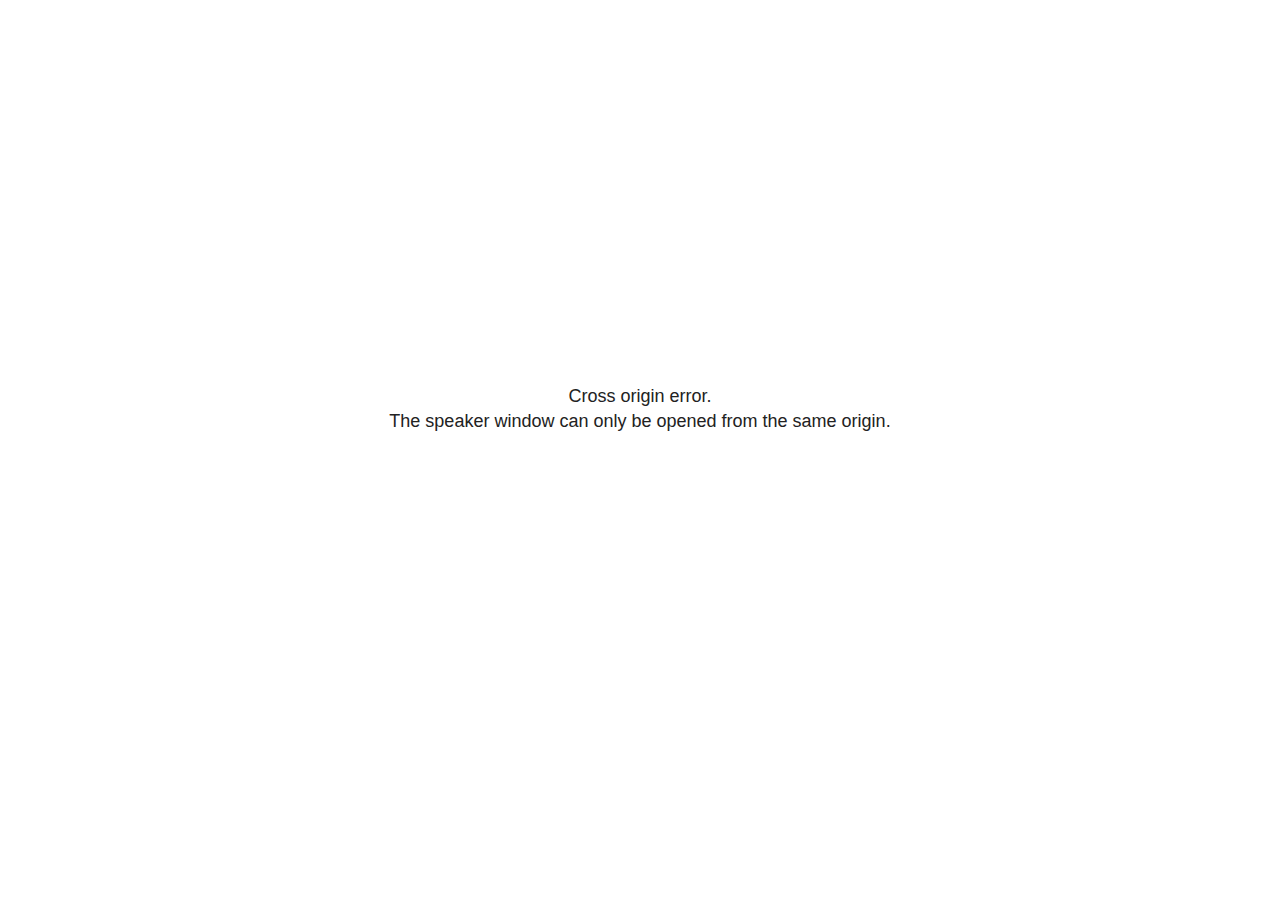
<file: docs/site_libs/revealjs/plugin/notes/speaker-view.html>
<!--
	NOTE: You need to build the notes plugin after making changes to this file.
-->
<html lang="en">
	<head>
		<meta charset="utf-8">

		<title>reveal.js - Speaker View</title>

		<style>
			body {
				font-family: Helvetica;
				font-size: 18px;
			}

			#current-slide,
			#upcoming-slide,
			#speaker-controls {
				padding: 6px;
				box-sizing: border-box;
				-moz-box-sizing: border-box;
			}

			#current-slide iframe,
			#upcoming-slide iframe {
				width: 100%;
				height: 100%;
				border: 1px solid #ddd;
			}

			#current-slide .label,
			#upcoming-slide .label {
				position: absolute;
				top: 10px;
				left: 10px;
				z-index: 2;
			}

			#connection-status {
				position: absolute;
				top: 0;
				left: 0;
				width: 100%;
				height: 100%;
				z-index: 20;
				padding: 30% 20% 20% 20%;
				font-size: 18px;
				color: #222;
				background: #fff;
				text-align: center;
				box-sizing: border-box;
				line-height: 1.4;
			}

			.overlay-element {
				height: 34px;
				line-height: 34px;
				padding: 0 10px;
				text-shadow: none;
				background: rgba( 220, 220, 220, 0.8 );
				color: #222;
				font-size: 14px;
			}

			.overlay-element.interactive:hover {
				background: rgba( 220, 220, 220, 1 );
			}

			#current-slide {
				position: absolute;
				width: 60%;
				height: 100%;
				top: 0;
				left: 0;
				padding-right: 0;
			}

			#upcoming-slide {
				position: absolute;
				width: 40%;
				height: 40%;
				right: 0;
				top: 0;
			}

			/* Speaker controls */
			#speaker-controls {
				position: absolute;
				top: 40%;
				right: 0;
				width: 40%;
				height: 60%;
				overflow: auto;
				font-size: 18px;
			}

				.speaker-controls-time.hidden,
				.speaker-controls-notes.hidden {
					display: none;
				}

				.speaker-controls-time .label,
				.speaker-controls-pace .label,
				.speaker-controls-notes .label {
					text-transform: uppercase;
					font-weight: normal;
					font-size: 0.66em;
					color: #666;
					margin: 0;
				}

				.speaker-controls-time, .speaker-controls-pace {
					border-bottom: 1px solid rgba( 200, 200, 200, 0.5 );
					margin-bottom: 10px;
					padding: 10px 16px;
					padding-bottom: 20px;
					cursor: pointer;
				}

				.speaker-controls-time .reset-button {
					opacity: 0;
					float: right;
					color: #666;
					text-decoration: none;
				}
				.speaker-controls-time:hover .reset-button {
					opacity: 1;
				}

				.speaker-controls-time .timer,
				.speaker-controls-time .clock {
					width: 50%;
				}

				.speaker-controls-time .timer,
				.speaker-controls-time .clock,
				.speaker-controls-time .pacing .hours-value,
				.speaker-controls-time .pacing .minutes-value,
				.speaker-controls-time .pacing .seconds-value {
					font-size: 1.9em;
				}

				.speaker-controls-time .timer {
					float: left;
				}

				.speaker-controls-time .clock {
					float: right;
					text-align: right;
				}

				.speaker-controls-time span.mute {
					opacity: 0.3;
				}

				.speaker-controls-time .pacing-title {
					margin-top: 5px;
				}

				.speaker-controls-time .pacing.ahead {
					color: blue;
				}

				.speaker-controls-time .pacing.on-track {
					color: green;
				}

				.speaker-controls-time .pacing.behind {
					color: red;
				}

				.speaker-controls-notes {
					padding: 10px 16px;
				}

				.speaker-controls-notes .value {
					margin-top: 5px;
					line-height: 1.4;
					font-size: 1.2em;
				}

			/* Layout selector */
			#speaker-layout {
				position: absolute;
				top: 10px;
				right: 10px;
				color: #222;
				z-index: 10;
			}
				#speaker-layout select {
					position: absolute;
					width: 100%;
					height: 100%;
					top: 0;
					left: 0;
					border: 0;
					box-shadow: 0;
					cursor: pointer;
					opacity: 0;

					font-size: 1em;
					background-color: transparent;

					-moz-appearance: none;
					-webkit-appearance: none;
					-webkit-tap-highlight-color: rgba(0, 0, 0, 0);
				}

				#speaker-layout select:focus {
					outline: none;
					box-shadow: none;
				}

			.clear {
				clear: both;
			}

			/* Speaker layout: Wide */
			body[data-speaker-layout="wide"] #current-slide,
			body[data-speaker-layout="wide"] #upcoming-slide {
				width: 50%;
				height: 45%;
				padding: 6px;
			}

			body[data-speaker-layout="wide"] #current-slide {
				top: 0;
				left: 0;
			}

			body[data-speaker-layout="wide"] #upcoming-slide {
				top: 0;
				left: 50%;
			}

			body[data-speaker-layout="wide"] #speaker-controls {
				top: 45%;
				left: 0;
				width: 100%;
				height: 50%;
				font-size: 1.25em;
			}

			/* Speaker layout: Tall */
			body[data-speaker-layout="tall"] #current-slide,
			body[data-speaker-layout="tall"] #upcoming-slide {
				width: 45%;
				height: 50%;
				padding: 6px;
			}

			body[data-speaker-layout="tall"] #current-slide {
				top: 0;
				left: 0;
			}

			body[data-speaker-layout="tall"] #upcoming-slide {
				top: 50%;
				left: 0;
			}

			body[data-speaker-layout="tall"] #speaker-controls {
				padding-top: 40px;
				top: 0;
				left: 45%;
				width: 55%;
				height: 100%;
				font-size: 1.25em;
			}

			/* Speaker layout: Notes only */
			body[data-speaker-layout="notes-only"] #current-slide,
			body[data-speaker-layout="notes-only"] #upcoming-slide {
				display: none;
			}

			body[data-speaker-layout="notes-only"] #speaker-controls {
				padding-top: 40px;
				top: 0;
				left: 0;
				width: 100%;
				height: 100%;
				font-size: 1.25em;
			}

			@media screen and (max-width: 1080px) {
				body[data-speaker-layout="default"] #speaker-controls {
					font-size: 16px;
				}
			}

			@media screen and (max-width: 900px) {
				body[data-speaker-layout="default"] #speaker-controls {
					font-size: 14px;
				}
			}

			@media screen and (max-width: 800px) {
				body[data-speaker-layout="default"] #speaker-controls {
					font-size: 12px;
				}
			}

		</style>
	</head>

	<body>

		<div id="connection-status">Loading speaker view...</div>

		<div id="current-slide"></div>
		<div id="upcoming-slide"><span class="overlay-element label">Upcoming</span></div>
		<div id="speaker-controls">
			<div class="speaker-controls-time">
				<h4 class="label">Time <span class="reset-button">Click to Reset</span></h4>
				<div class="clock">
					<span class="clock-value">0:00 AM</span>
				</div>
				<div class="timer">
					<span class="hours-value">00</span><span class="minutes-value">:00</span><span class="seconds-value">:00</span>
				</div>
				<div class="clear"></div>

				<h4 class="label pacing-title" style="display: none">Pacing – Time to finish current slide</h4>
				<div class="pacing" style="display: none">
					<span class="hours-value">00</span><span class="minutes-value">:00</span><span class="seconds-value">:00</span>
				</div>
			</div>

			<div class="speaker-controls-notes hidden">
				<h4 class="label">Notes</h4>
				<div class="value"></div>
			</div>
		</div>
		<div id="speaker-layout" class="overlay-element interactive">
			<span class="speaker-layout-label"></span>
			<select class="speaker-layout-dropdown"></select>
		</div>

		<script>

			(function() {

				var notes,
					notesValue,
					currentState,
					currentSlide,
					upcomingSlide,
					layoutLabel,
					layoutDropdown,
					pendingCalls = {},
					lastRevealApiCallId = 0,
					connected = false

				var connectionStatus = document.querySelector( '#connection-status' );

				var SPEAKER_LAYOUTS = {
					'default': 'Default',
					'wide': 'Wide',
					'tall': 'Tall',
					'notes-only': 'Notes only'
				};

				setupLayout();

				let openerOrigin;

				try {
					openerOrigin = window.opener.location.origin;
				}
				catch ( error ) { console.warn( error ) }

				// In order to prevent XSS, the speaker view will only run if its
				// opener has the same origin as itself
				if( window.location.origin !== openerOrigin ) {
					connectionStatus.innerHTML = 'Cross origin error.<br>The speaker window can only be opened from the same origin.';
					return;
				}

				var connectionTimeout = setTimeout( function() {
					connectionStatus.innerHTML = 'Error connecting to main window.<br>Please try closing and reopening the speaker view.';
				}, 5000 );

				window.addEventListener( 'message', function( event ) {

					// Validate the origin of all messages to avoid parsing messages
					// that aren't meant for us. Ignore when running off file:// so
					// that the speaker view continues to work without a web server.
					if( window.location.origin !== event.origin && window.location.origin !== 'file://' ) {
						return
					}

					clearTimeout( connectionTimeout );
					connectionStatus.style.display = 'none';

					var data = JSON.parse( event.data );

					// The overview mode is only useful to the reveal.js instance
					// where navigation occurs so we don't sync it
					if( data.state ) delete data.state.overview;

					// Messages sent by the notes plugin inside of the main window
					if( data && data.namespace === 'reveal-notes' ) {
						if( data.type === 'connect' ) {
							handleConnectMessage( data );
						}
						else if( data.type === 'state' ) {
							handleStateMessage( data );
						}
						else if( data.type === 'return' ) {
							pendingCalls[data.callId](data.result);
							delete pendingCalls[data.callId];
						}
					}
					// Messages sent by the reveal.js inside of the current slide preview
					else if( data && data.namespace === 'reveal' ) {
						if( /ready/.test( data.eventName ) ) {
							// Send a message back to notify that the handshake is complete
							window.opener.postMessage( JSON.stringify({ namespace: 'reveal-notes', type: 'connected'} ), '*' );
						}
						else if( /slidechanged|fragmentshown|fragmenthidden|paused|resumed/.test( data.eventName ) && currentState !== JSON.stringify( data.state ) ) {

							dispatchStateToMainWindow( data.state );

						}
					}

				} );

				/**
				 * Updates the presentation in the main window to match the state
				 * of the presentation in the notes window.
				 */
				const dispatchStateToMainWindow = debounce(( state ) => {
					window.opener.postMessage( JSON.stringify({ method: 'setState', args: [ state ]} ), '*' );
				}, 500);

				/**
				 * Asynchronously calls the Reveal.js API of the main frame.
				 */
				function callRevealApi( methodName, methodArguments, callback ) {

					var callId = ++lastRevealApiCallId;
					pendingCalls[callId] = callback;
					window.opener.postMessage( JSON.stringify( {
						namespace: 'reveal-notes',
						type: 'call',
						callId: callId,
						methodName: methodName,
						arguments: methodArguments
					} ), '*' );

				}

				/**
				 * Called when the main window is trying to establish a
				 * connection.
				 */
				function handleConnectMessage( data ) {

					if( connected === false ) {
						connected = true;

						setupIframes( data );
						setupKeyboard();
						setupNotes();
						setupTimer();
						setupHeartbeat();
					}

				}

				/**
				 * Called when the main window sends an updated state.
				 */
				function handleStateMessage( data ) {

					// Store the most recently set state to avoid circular loops
					// applying the same state
					currentState = JSON.stringify( data.state );

					// No need for updating the notes in case of fragment changes
					if ( data.notes ) {
						notes.classList.remove( 'hidden' );
						notesValue.style.whiteSpace = data.whitespace;
						if( data.markdown ) {
							notesValue.innerHTML = marked( data.notes );
						}
						else {
							notesValue.innerHTML = data.notes;
						}
					}
					else {
						notes.classList.add( 'hidden' );
					}

					// Update the note slides
					currentSlide.contentWindow.postMessage( JSON.stringify({ method: 'setState', args: [ data.state ] }), '*' );
					upcomingSlide.contentWindow.postMessage( JSON.stringify({ method: 'setState', args: [ data.state ] }), '*' );
					upcomingSlide.contentWindow.postMessage( JSON.stringify({ method: 'next' }), '*' );

				}

				// Limit to max one state update per X ms
				handleStateMessage = debounce( handleStateMessage, 200 );

				/**
				 * Forward keyboard events to the current slide window.
				 * This enables keyboard events to work even if focus
				 * isn't set on the current slide iframe.
				 *
				 * Block F5 default handling, it reloads and disconnects
				 * the speaker notes window.
				 */
				function setupKeyboard() {

					document.addEventListener( 'keydown', function( event ) {
						if( event.keyCode === 116 || ( event.metaKey && event.keyCode === 82 ) ) {
							event.preventDefault();
							return false;
						}
						currentSlide.contentWindow.postMessage( JSON.stringify({ method: 'triggerKey', args: [ event.keyCode ] }), '*' );
					} );

				}

				/**
				 * Creates the preview iframes.
				 */
				function setupIframes( data ) {

					var params = [
						'receiver',
						'progress=false',
						'history=false',
						'transition=none',
						'autoSlide=0',
						'backgroundTransition=none'
					].join( '&' );

					var urlSeparator = /\?/.test(data.url) ? '&' : '?';
					var hash = '#/' + data.state.indexh + '/' + data.state.indexv;
					var currentURL = data.url + urlSeparator + params + '&scrollActivationWidth=false&postMessageEvents=true' + hash;
					var upcomingURL = data.url + urlSeparator + params + '&scrollActivationWidth=false&controls=false' + hash;

					currentSlide = document.createElement( 'iframe' );
					currentSlide.setAttribute( 'width', 1280 );
					currentSlide.setAttribute( 'height', 1024 );
					currentSlide.setAttribute( 'src', currentURL );
					document.querySelector( '#current-slide' ).appendChild( currentSlide );

					upcomingSlide = document.createElement( 'iframe' );
					upcomingSlide.setAttribute( 'width', 640 );
					upcomingSlide.setAttribute( 'height', 512 );
					upcomingSlide.setAttribute( 'src', upcomingURL );
					document.querySelector( '#upcoming-slide' ).appendChild( upcomingSlide );

				}

				/**
				 * Setup the notes UI.
				 */
				function setupNotes() {

					notes = document.querySelector( '.speaker-controls-notes' );
					notesValue = document.querySelector( '.speaker-controls-notes .value' );

				}

				/**
				 * We send out a heartbeat at all times to ensure we can
				 * reconnect with the main presentation window after reloads.
				 */
				function setupHeartbeat() {

					setInterval( () => {
						window.opener.postMessage( JSON.stringify({ namespace: 'reveal-notes', type: 'heartbeat'} ), '*' );
					}, 1000 );

				}

				function getTimings( callback ) {

					callRevealApi( 'getSlidesAttributes', [], function ( slideAttributes ) {
						callRevealApi( 'getConfig', [], function ( config ) {
							var totalTime = config.totalTime;
							var minTimePerSlide = config.minimumTimePerSlide || 0;
							var defaultTiming = config.defaultTiming;
							if ((defaultTiming == null) && (totalTime == null)) {
								callback(null);
								return;
							}
							// Setting totalTime overrides defaultTiming
							if (totalTime) {
								defaultTiming = 0;
							}
							var timings = [];
							for ( var i in slideAttributes ) {
								var slide = slideAttributes[ i ];
								var timing = defaultTiming;
								if( slide.hasOwnProperty( 'data-timing' )) {
									var t = slide[ 'data-timing' ];
									timing = parseInt(t);
									if( isNaN(timing) ) {
										console.warn("Could not parse timing '" + t + "' of slide " + i + "; using default of " + defaultTiming);
										timing = defaultTiming;
									}
								}
								timings.push(timing);
							}
							if ( totalTime ) {
								// After we've allocated time to individual slides, we summarize it and
								// subtract it from the total time
								var remainingTime = totalTime - timings.reduce( function(a, b) { return a + b; }, 0 );
								// The remaining time is divided by the number of slides that have 0 seconds
								// allocated at the moment, giving the average time-per-slide on the remaining slides
								var remainingSlides = (timings.filter( function(x) { return x == 0 }) ).length
								var timePerSlide = Math.round( remainingTime / remainingSlides, 0 )
								// And now we replace every zero-value timing with that average
								timings = timings.map( function(x) { return (x==0 ? timePerSlide : x) } );
							}
							var slidesUnderMinimum = timings.filter( function(x) { return (x < minTimePerSlide) } ).length
							if ( slidesUnderMinimum ) {
								message = "The pacing time for " + slidesUnderMinimum + " slide(s) is under the configured minimum of " + minTimePerSlide + " seconds. Check the data-timing attribute on individual slides, or consider increasing the totalTime or minimumTimePerSlide configuration options (or removing some slides).";
								alert(message);
							}
							callback( timings );
						} );
					} );

				}

				/**
				 * Return the number of seconds allocated for presenting
				 * all slides up to and including this one.
				 */
				function getTimeAllocated( timings, callback ) {

					callRevealApi( 'getSlidePastCount', [], function ( currentSlide ) {
						var allocated = 0;
						for (var i in timings.slice(0, currentSlide + 1)) {
							allocated += timings[i];
						}
						callback( allocated );
					} );

				}

				/**
				 * Create the timer and clock and start updating them
				 * at an interval.
				 */
				function setupTimer() {

					var start = new Date(),
					timeEl = document.querySelector( '.speaker-controls-time' ),
					clockEl = timeEl.querySelector( '.clock-value' ),
					hoursEl = timeEl.querySelector( '.hours-value' ),
					minutesEl = timeEl.querySelector( '.minutes-value' ),
					secondsEl = timeEl.querySelector( '.seconds-value' ),
					pacingTitleEl = timeEl.querySelector( '.pacing-title' ),
					pacingEl = timeEl.querySelector( '.pacing' ),
					pacingHoursEl = pacingEl.querySelector( '.hours-value' ),
					pacingMinutesEl = pacingEl.querySelector( '.minutes-value' ),
					pacingSecondsEl = pacingEl.querySelector( '.seconds-value' );

					var timings = null;
					getTimings( function ( _timings ) {

						timings = _timings;
						if (_timings !== null) {
							pacingTitleEl.style.removeProperty('display');
							pacingEl.style.removeProperty('display');
						}

						// Update once directly
						_updateTimer();

						// Then update every second
						setInterval( _updateTimer, 1000 );

					} );


					function _resetTimer() {

						if (timings == null) {
							start = new Date();
							_updateTimer();
						}
						else {
							// Reset timer to beginning of current slide
							getTimeAllocated( timings, function ( slideEndTimingSeconds ) {
								var slideEndTiming = slideEndTimingSeconds * 1000;
								callRevealApi( 'getSlidePastCount', [], function ( currentSlide ) {
									var currentSlideTiming = timings[currentSlide] * 1000;
									var previousSlidesTiming = slideEndTiming - currentSlideTiming;
									var now = new Date();
									start = new Date(now.getTime() - previousSlidesTiming);
									_updateTimer();
								} );
							} );
						}

					}

					timeEl.addEventListener( 'click', function() {
						_resetTimer();
						return false;
					} );

					function _displayTime( hrEl, minEl, secEl, time) {

						var sign = Math.sign(time) == -1 ? "-" : "";
						time = Math.abs(Math.round(time / 1000));
						var seconds = time % 60;
						var minutes = Math.floor( time / 60 ) % 60 ;
						var hours = Math.floor( time / ( 60 * 60 )) ;
						hrEl.innerHTML = sign + zeroPadInteger( hours );
						if (hours == 0) {
							hrEl.classList.add( 'mute' );
						}
						else {
							hrEl.classList.remove( 'mute' );
						}
						minEl.innerHTML = ':' + zeroPadInteger( minutes );
						if (hours == 0 && minutes == 0) {
							minEl.classList.add( 'mute' );
						}
						else {
							minEl.classList.remove( 'mute' );
						}
						secEl.innerHTML = ':' + zeroPadInteger( seconds );
					}

					function _updateTimer() {

						var diff, hours, minutes, seconds,
						now = new Date();

						diff = now.getTime() - start.getTime();

						clockEl.innerHTML = now.toLocaleTimeString( 'en-US', { hour12: true, hour: '2-digit', minute:'2-digit' } );
						_displayTime( hoursEl, minutesEl, secondsEl, diff );
						if (timings !== null) {
							_updatePacing(diff);
						}

					}

					function _updatePacing(diff) {

						getTimeAllocated( timings, function ( slideEndTimingSeconds ) {
							var slideEndTiming = slideEndTimingSeconds * 1000;

							callRevealApi( 'getSlidePastCount', [], function ( currentSlide ) {
								var currentSlideTiming = timings[currentSlide] * 1000;
								var timeLeftCurrentSlide = slideEndTiming - diff;
								if (timeLeftCurrentSlide < 0) {
									pacingEl.className = 'pacing behind';
								}
								else if (timeLeftCurrentSlide < currentSlideTiming) {
									pacingEl.className = 'pacing on-track';
								}
								else {
									pacingEl.className = 'pacing ahead';
								}
								_displayTime( pacingHoursEl, pacingMinutesEl, pacingSecondsEl, timeLeftCurrentSlide );
							} );
						} );
					}

				}

				/**
				 * Sets up the speaker view layout and layout selector.
				 */
				function setupLayout() {

					layoutDropdown = document.querySelector( '.speaker-layout-dropdown' );
					layoutLabel = document.querySelector( '.speaker-layout-label' );

					// Render the list of available layouts
					for( var id in SPEAKER_LAYOUTS ) {
						var option = document.createElement( 'option' );
						option.setAttribute( 'value', id );
						option.textContent = SPEAKER_LAYOUTS[ id ];
						layoutDropdown.appendChild( option );
					}

					// Monitor the dropdown for changes
					layoutDropdown.addEventListener( 'change', function( event ) {

						setLayout( layoutDropdown.value );

					}, false );

					// Restore any currently persisted layout
					setLayout( getLayout() );

				}

				/**
				 * Sets a new speaker view layout. The layout is persisted
				 * in local storage.
				 */
				function setLayout( value ) {

					var title = SPEAKER_LAYOUTS[ value ];

					layoutLabel.innerHTML = 'Layout' + ( title ? ( ': ' + title ) : '' );
					layoutDropdown.value = value;

					document.body.setAttribute( 'data-speaker-layout', value );

					// Persist locally
					if( supportsLocalStorage() ) {
						window.localStorage.setItem( 'reveal-speaker-layout', value );
					}

				}

				/**
				 * Returns the ID of the most recently set speaker layout
				 * or our default layout if none has been set.
				 */
				function getLayout() {

					if( supportsLocalStorage() ) {
						var layout = window.localStorage.getItem( 'reveal-speaker-layout' );
						if( layout ) {
							return layout;
						}
					}

					// Default to the first record in the layouts hash
					for( var id in SPEAKER_LAYOUTS ) {
						return id;
					}

				}

				function supportsLocalStorage() {

					try {
						localStorage.setItem('test', 'test');
						localStorage.removeItem('test');
						return true;
					}
					catch( e ) {
						return false;
					}

				}

				function zeroPadInteger( num ) {

					var str = '00' + parseInt( num );
					return str.substring( str.length - 2 );

				}

				/**
				 * Limits the frequency at which a function can be called.
				 */
				function debounce( fn, ms ) {

					var lastTime = 0,
						timeout;

					return function() {

						var args = arguments;
						var context = this;

						clearTimeout( timeout );

						var timeSinceLastCall = Date.now() - lastTime;
						if( timeSinceLastCall > ms ) {
							fn.apply( context, args );
							lastTime = Date.now();
						}
						else {
							timeout = setTimeout( function() {
								fn.apply( context, args );
								lastTime = Date.now();
							}, ms - timeSinceLastCall );
						}

					}

				}

			})();

		</script>
	</body>
</html>
</file>
<file: docs/site_libs/quarto-html/tippy.css>
.tippy-box[data-animation=fade][data-state=hidden]{opacity:0}[data-tippy-root]{max-width:calc(100vw - 10px)}.tippy-box{position:relative;background-color:#333;color:#fff;border-radius:4px;font-size:14px;line-height:1.4;white-space:normal;outline:0;transition-property:transform,visibility,opacity}.tippy-box[data-placement^=top]>.tippy-arrow{bottom:0}.tippy-box[data-placement^=top]>.tippy-arrow:before{bottom:-7px;left:0;border-width:8px 8px 0;border-top-color:initial;transform-origin:center top}.tippy-box[data-placement^=bottom]>.tippy-arrow{top:0}.tippy-box[data-placement^=bottom]>.tippy-arrow:before{top:-7px;left:0;border-width:0 8px 8px;border-bottom-color:initial;transform-origin:center bottom}.tippy-box[data-placement^=left]>.tippy-arrow{right:0}.tippy-box[data-placement^=left]>.tippy-arrow:before{border-width:8px 0 8px 8px;border-left-color:initial;right:-7px;transform-origin:center left}.tippy-box[data-placement^=right]>.tippy-arrow{left:0}.tippy-box[data-placement^=right]>.tippy-arrow:before{left:-7px;border-width:8px 8px 8px 0;border-right-color:initial;transform-origin:center right}.tippy-box[data-inertia][data-state=visible]{transition-timing-function:cubic-bezier(.54,1.5,.38,1.11)}.tippy-arrow{width:16px;height:16px;color:#333}.tippy-arrow:before{content:"";position:absolute;border-color:transparent;border-style:solid}.tippy-content{position:relative;padding:5px 9px;z-index:1}
</file>
<file: docs/site_libs/quarto-html/quarto-syntax-highlighting-2f5df379a58b258e96c21c0638c20c03.css>
/* quarto syntax highlight colors */
:root {
  --quarto-hl-ot-color: #003B4F;
  --quarto-hl-at-color: #657422;
  --quarto-hl-ss-color: #20794D;
  --quarto-hl-an-color: #5E5E5E;
  --quarto-hl-fu-color: #4758AB;
  --quarto-hl-st-color: #20794D;
  --quarto-hl-cf-color: #003B4F;
  --quarto-hl-op-color: #5E5E5E;
  --quarto-hl-er-color: #AD0000;
  --quarto-hl-bn-color: #AD0000;
  --quarto-hl-al-color: #AD0000;
  --quarto-hl-va-color: #111111;
  --quarto-hl-bu-color: inherit;
  --quarto-hl-ex-color: inherit;
  --quarto-hl-pp-color: #AD0000;
  --quarto-hl-in-color: #5E5E5E;
  --quarto-hl-vs-color: #20794D;
  --quarto-hl-wa-color: #5E5E5E;
  --quarto-hl-do-color: #5E5E5E;
  --quarto-hl-im-color: #00769E;
  --quarto-hl-ch-color: #20794D;
  --quarto-hl-dt-color: #AD0000;
  --quarto-hl-fl-color: #AD0000;
  --quarto-hl-co-color: #5E5E5E;
  --quarto-hl-cv-color: #5E5E5E;
  --quarto-hl-cn-color: #8f5902;
  --quarto-hl-sc-color: #5E5E5E;
  --quarto-hl-dv-color: #AD0000;
  --quarto-hl-kw-color: #003B4F;
}

/* other quarto variables */
:root {
  --quarto-font-monospace: SFMono-Regular, Menlo, Monaco, Consolas, "Liberation Mono", "Courier New", monospace;
}

pre > code.sourceCode > span {
  color: #003B4F;
}

code span {
  color: #003B4F;
}

code.sourceCode > span {
  color: #003B4F;
}

div.sourceCode,
div.sourceCode pre.sourceCode {
  color: #003B4F;
}

code span.ot {
  color: #003B4F;
  font-style: inherit;
}

code span.at {
  color: #657422;
  font-style: inherit;
}

code span.ss {
  color: #20794D;
  font-style: inherit;
}

code span.an {
  color: #5E5E5E;
  font-style: inherit;
}

code span.fu {
  color: #4758AB;
  font-style: inherit;
}

code span.st {
  color: #20794D;
  font-style: inherit;
}

code span.cf {
  color: #003B4F;
  font-weight: bold;
  font-style: inherit;
}

code span.op {
  color: #5E5E5E;
  font-style: inherit;
}

code span.er {
  color: #AD0000;
  font-style: inherit;
}

code span.bn {
  color: #AD0000;
  font-style: inherit;
}

code span.al {
  color: #AD0000;
  font-style: inherit;
}

code span.va {
  color: #111111;
  font-style: inherit;
}

code span.bu {
  font-style: inherit;
}

code span.ex {
  font-style: inherit;
}

code span.pp {
  color: #AD0000;
  font-style: inherit;
}

code span.in {
  color: #5E5E5E;
  font-style: inherit;
}

code span.vs {
  color: #20794D;
  font-style: inherit;
}

code span.wa {
  color: #5E5E5E;
  font-style: italic;
}

code span.do {
  color: #5E5E5E;
  font-style: italic;
}

code span.im {
  color: #00769E;
  font-style: inherit;
}

code span.ch {
  color: #20794D;
  font-style: inherit;
}

code span.dt {
  color: #AD0000;
  font-style: inherit;
}

code span.fl {
  color: #AD0000;
  font-style: inherit;
}

code span.co {
  color: #5E5E5E;
  font-style: inherit;
}

code span.cv {
  color: #5E5E5E;
  font-style: italic;
}

code span.cn {
  color: #8f5902;
  font-style: inherit;
}

code span.sc {
  color: #5E5E5E;
  font-style: inherit;
}

code span.dv {
  color: #AD0000;
  font-style: inherit;
}

code span.kw {
  color: #003B4F;
  font-weight: bold;
  font-style: inherit;
}

.prevent-inlining {
  content: "</";
}

/*# sourceMappingURL=35eb38a806ee71ea6d2563be2308c832.css.map */
</file>
<file: docs/styles.css>
/* css styles */
</file>
<file: docs/site_libs/quarto-html/quarto-syntax-highlighting-37eea08aefeeee20ff55810ff984fec1.css>
/* quarto syntax highlight colors */
:root {
  --quarto-hl-ot-color: #003B4F;
  --quarto-hl-at-color: #657422;
  --quarto-hl-ss-color: #20794D;
  --quarto-hl-an-color: #5E5E5E;
  --quarto-hl-fu-color: #4758AB;
  --quarto-hl-st-color: #20794D;
  --quarto-hl-cf-color: #003B4F;
  --quarto-hl-op-color: #5E5E5E;
  --quarto-hl-er-color: #AD0000;
  --quarto-hl-bn-color: #AD0000;
  --quarto-hl-al-color: #AD0000;
  --quarto-hl-va-color: #111111;
  --quarto-hl-bu-color: inherit;
  --quarto-hl-ex-color: inherit;
  --quarto-hl-pp-color: #AD0000;
  --quarto-hl-in-color: #5E5E5E;
  --quarto-hl-vs-color: #20794D;
  --quarto-hl-wa-color: #5E5E5E;
  --quarto-hl-do-color: #5E5E5E;
  --quarto-hl-im-color: #00769E;
  --quarto-hl-ch-color: #20794D;
  --quarto-hl-dt-color: #AD0000;
  --quarto-hl-fl-color: #AD0000;
  --quarto-hl-co-color: #5E5E5E;
  --quarto-hl-cv-color: #5E5E5E;
  --quarto-hl-cn-color: #8f5902;
  --quarto-hl-sc-color: #5E5E5E;
  --quarto-hl-dv-color: #AD0000;
  --quarto-hl-kw-color: #003B4F;
}

/* other quarto variables */
:root {
  --quarto-font-monospace: SFMono-Regular, Menlo, Monaco, Consolas, "Liberation Mono", "Courier New", monospace;
}

/* syntax highlight based on Pandoc's rules */
pre > code.sourceCode > span {
  color: #003B4F;
}

code.sourceCode > span {
  color: #003B4F;
}

div.sourceCode,
div.sourceCode pre.sourceCode {
  color: #003B4F;
}

/* Normal */
code span {
  color: #003B4F;
}

/* Alert */
code span.al {
  color: #AD0000;
  font-style: inherit;
}

/* Annotation */
code span.an {
  color: #5E5E5E;
  font-style: inherit;
}

/* Attribute */
code span.at {
  color: #657422;
  font-style: inherit;
}

/* BaseN */
code span.bn {
  color: #AD0000;
  font-style: inherit;
}

/* BuiltIn */
code span.bu {
  font-style: inherit;
}

/* ControlFlow */
code span.cf {
  color: #003B4F;
  font-weight: bold;
  font-style: inherit;
}

/* Char */
code span.ch {
  color: #20794D;
  font-style: inherit;
}

/* Constant */
code span.cn {
  color: #8f5902;
  font-style: inherit;
}

/* Comment */
code span.co {
  color: #5E5E5E;
  font-style: inherit;
}

/* CommentVar */
code span.cv {
  color: #5E5E5E;
  font-style: italic;
}

/* Documentation */
code span.do {
  color: #5E5E5E;
  font-style: italic;
}

/* DataType */
code span.dt {
  color: #AD0000;
  font-style: inherit;
}

/* DecVal */
code span.dv {
  color: #AD0000;
  font-style: inherit;
}

/* Error */
code span.er {
  color: #AD0000;
  font-style: inherit;
}

/* Extension */
code span.ex {
  font-style: inherit;
}

/* Float */
code span.fl {
  color: #AD0000;
  font-style: inherit;
}

/* Function */
code span.fu {
  color: #4758AB;
  font-style: inherit;
}

/* Import */
code span.im {
  color: #00769E;
  font-style: inherit;
}

/* Information */
code span.in {
  color: #5E5E5E;
  font-style: inherit;
}

/* Keyword */
code span.kw {
  color: #003B4F;
  font-weight: bold;
  font-style: inherit;
}

/* Operator */
code span.op {
  color: #5E5E5E;
  font-style: inherit;
}

/* Other */
code span.ot {
  color: #003B4F;
  font-style: inherit;
}

/* Preprocessor */
code span.pp {
  color: #AD0000;
  font-style: inherit;
}

/* SpecialChar */
code span.sc {
  color: #5E5E5E;
  font-style: inherit;
}

/* SpecialString */
code span.ss {
  color: #20794D;
  font-style: inherit;
}

/* String */
code span.st {
  color: #20794D;
  font-style: inherit;
}

/* Variable */
code span.va {
  color: #111111;
  font-style: inherit;
}

/* VerbatimString */
code span.vs {
  color: #20794D;
  font-style: inherit;
}

/* Warning */
code span.wa {
  color: #5E5E5E;
  font-style: italic;
}

.prevent-inlining {
  content: "</";
}

/*# sourceMappingURL=27d3d809615f7771493d095567f04340.css.map */
</file>
